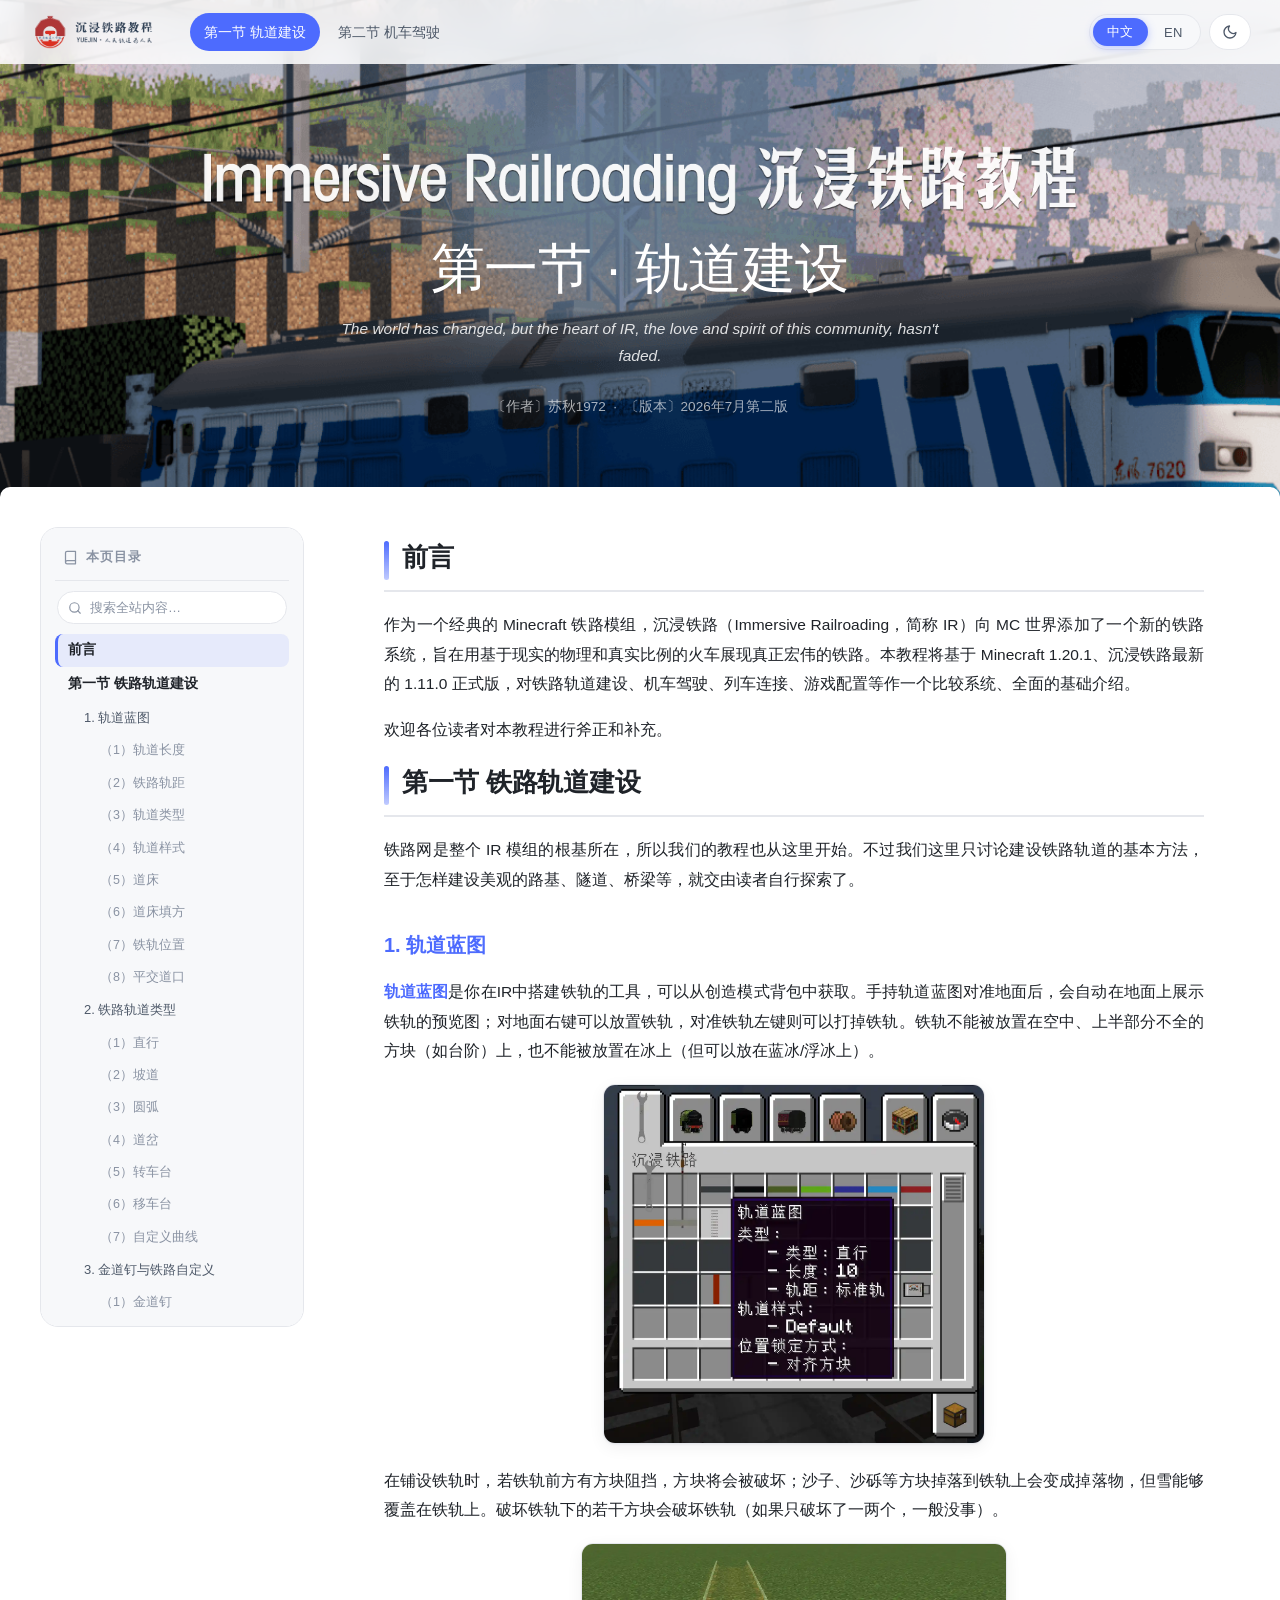
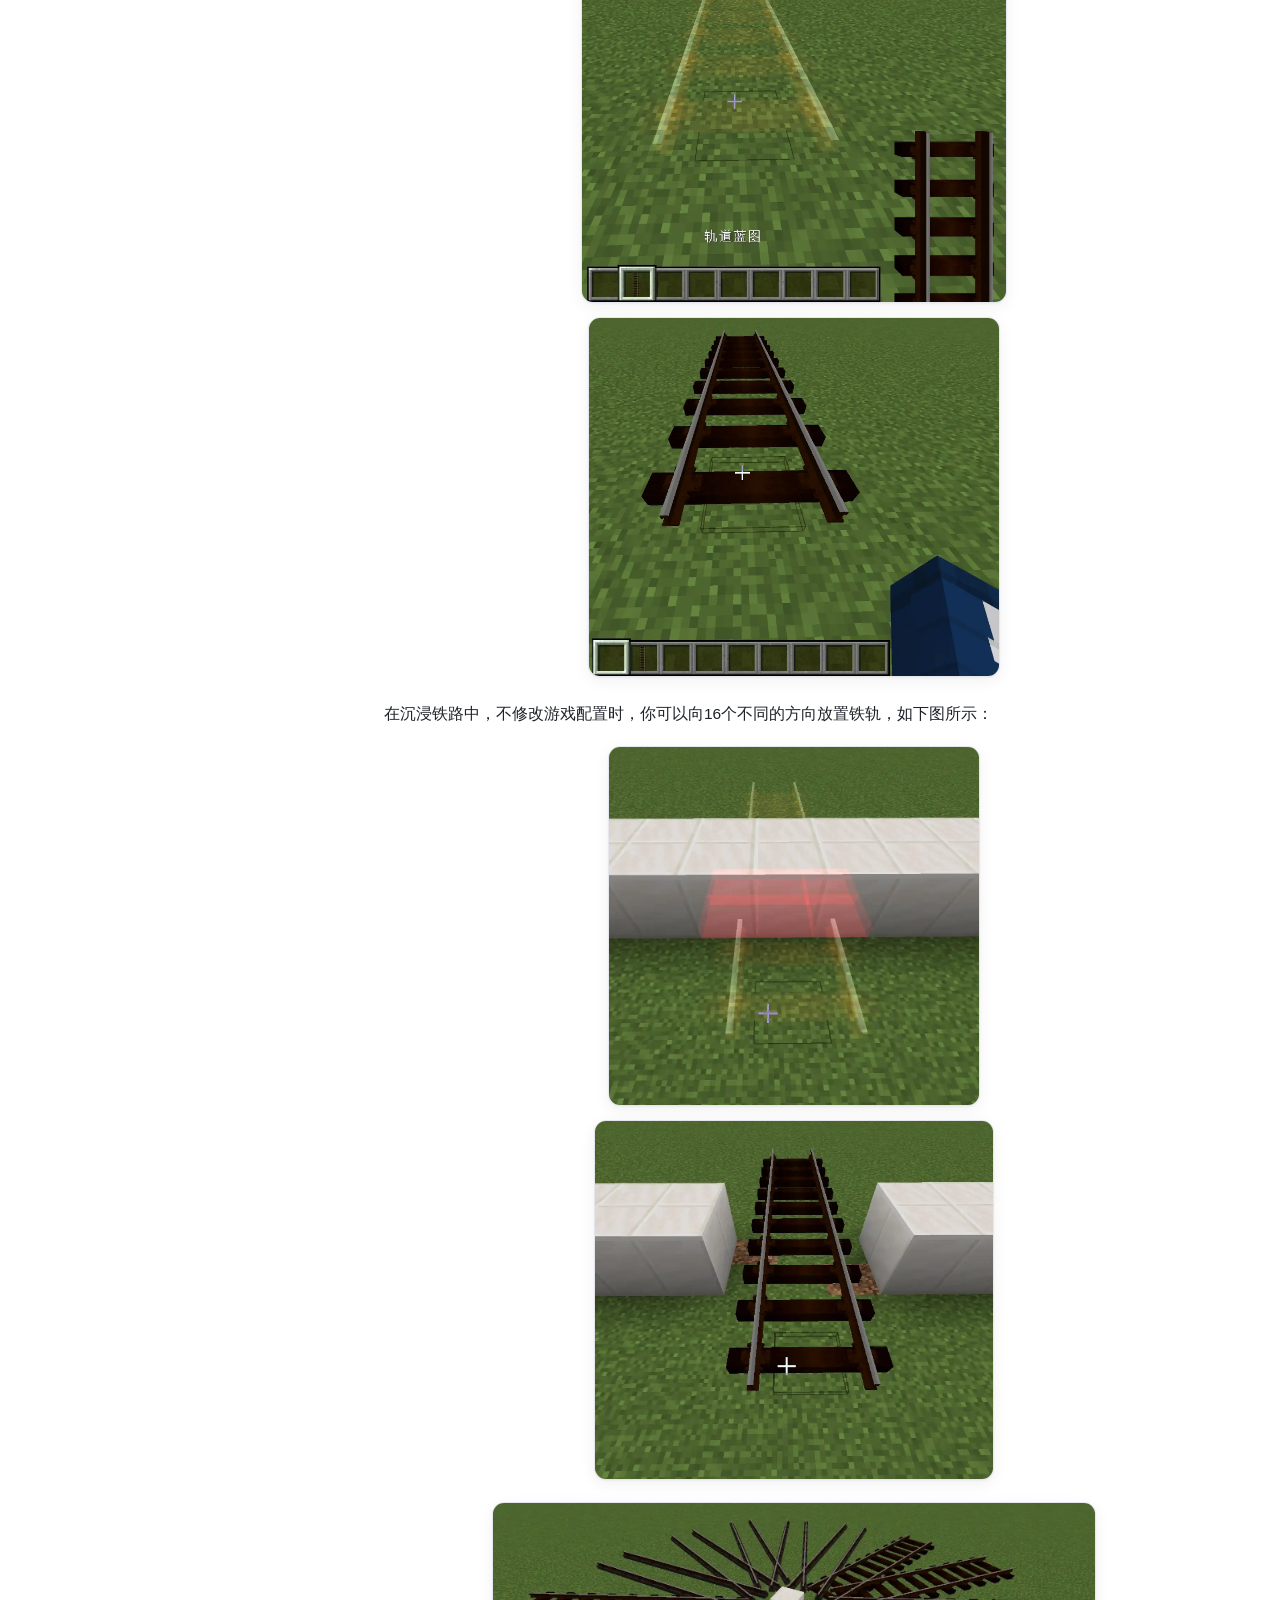
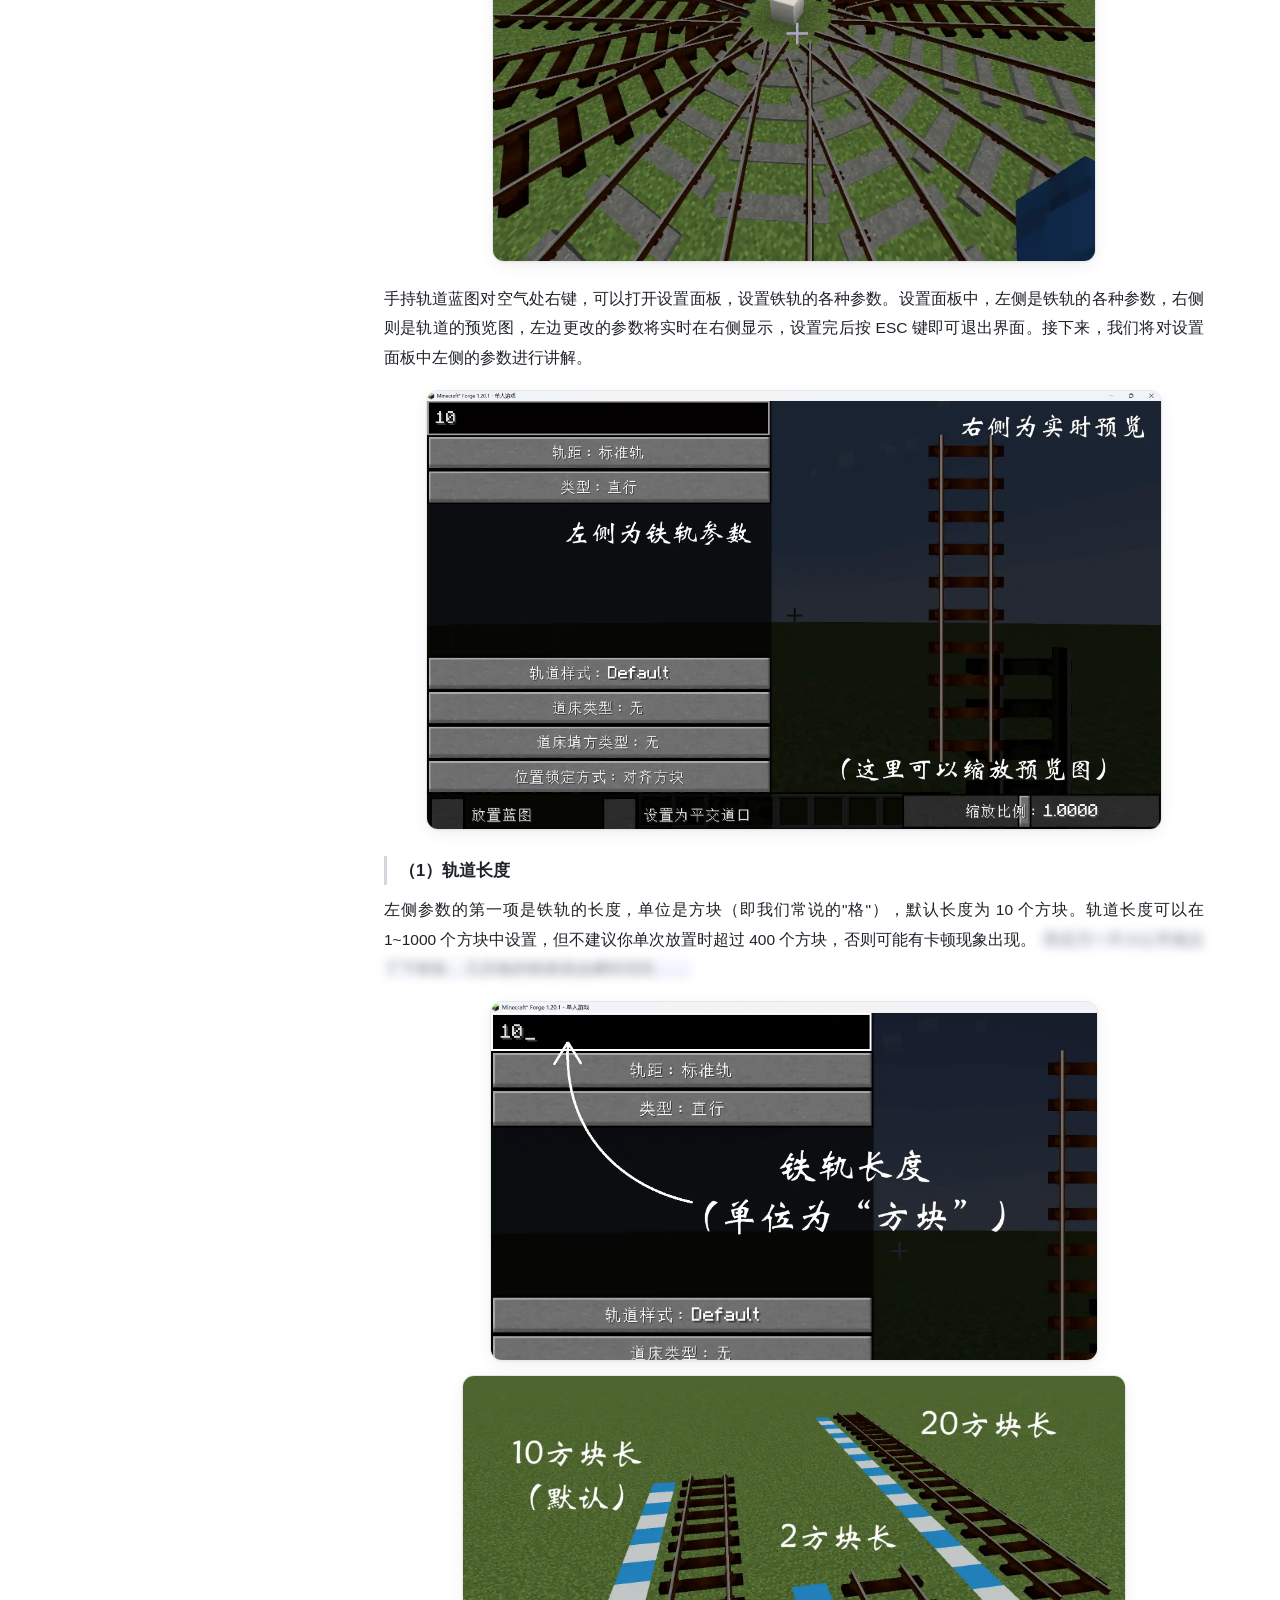
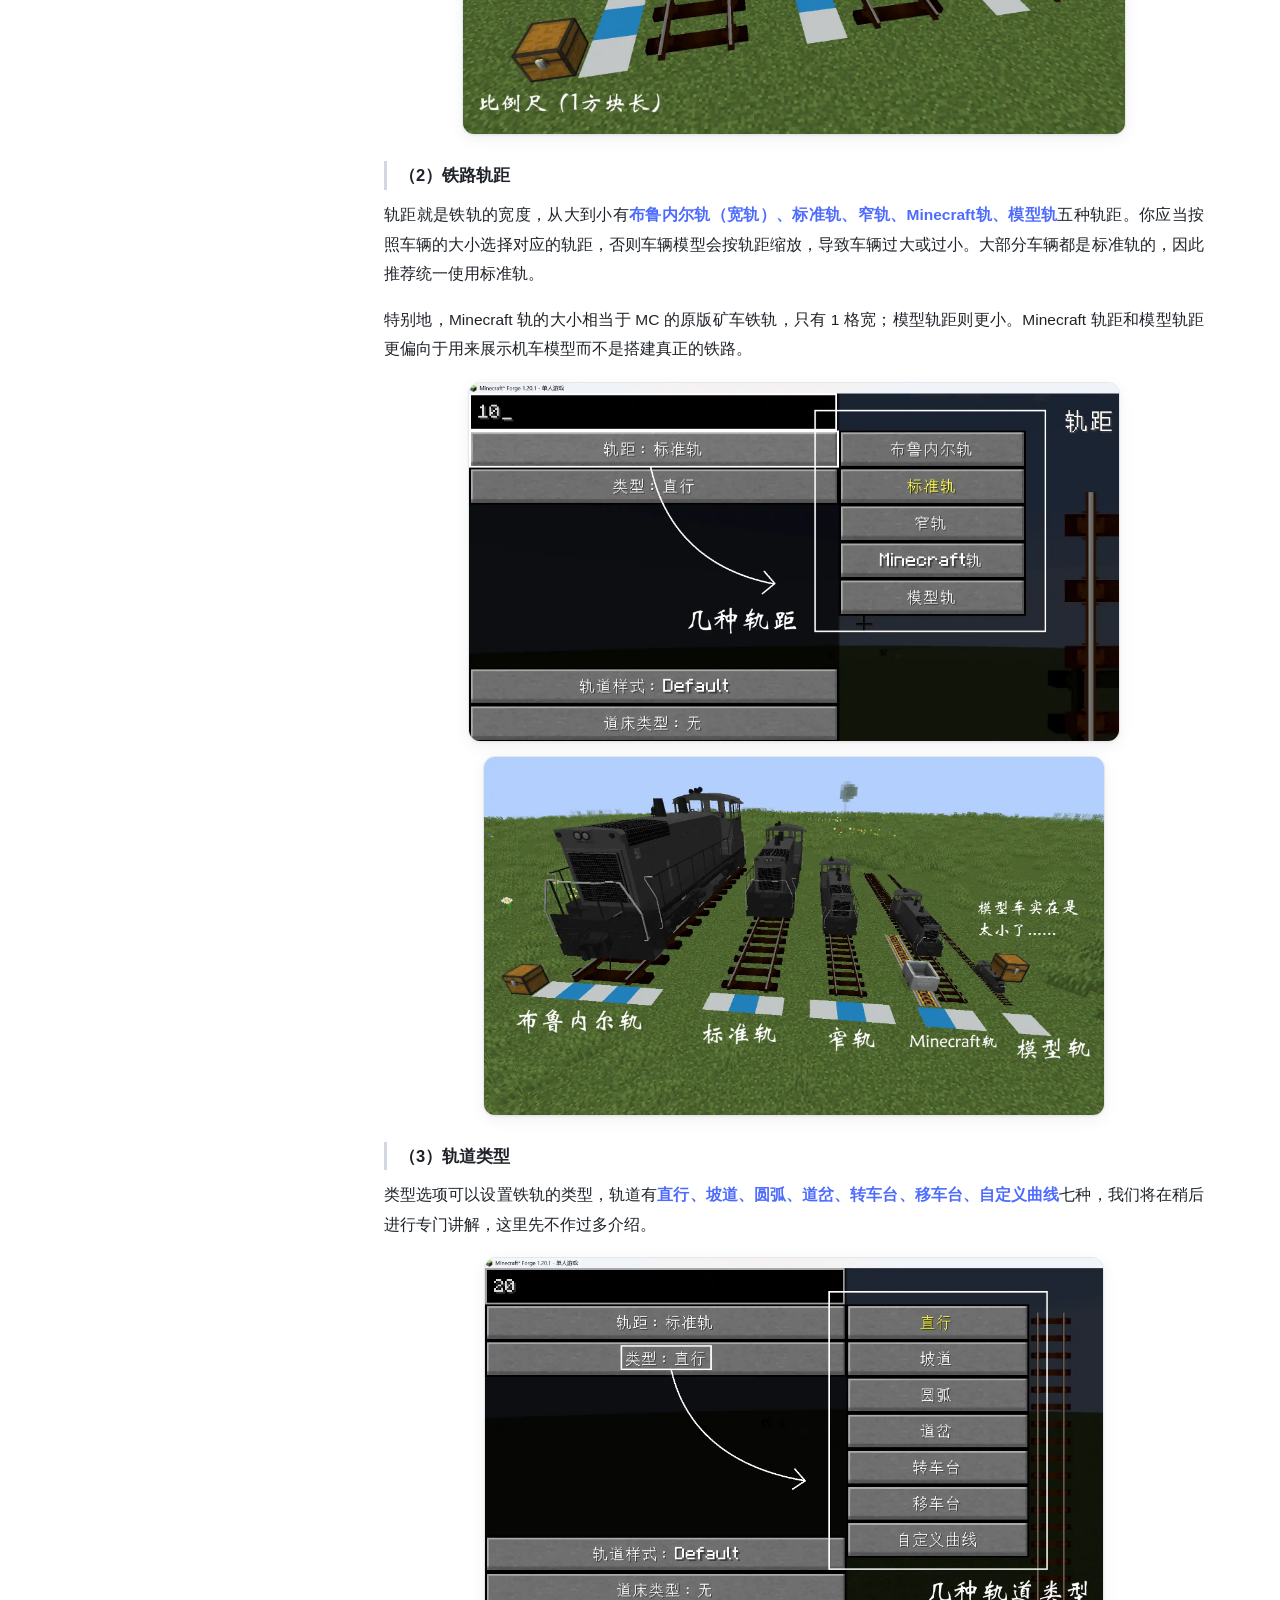
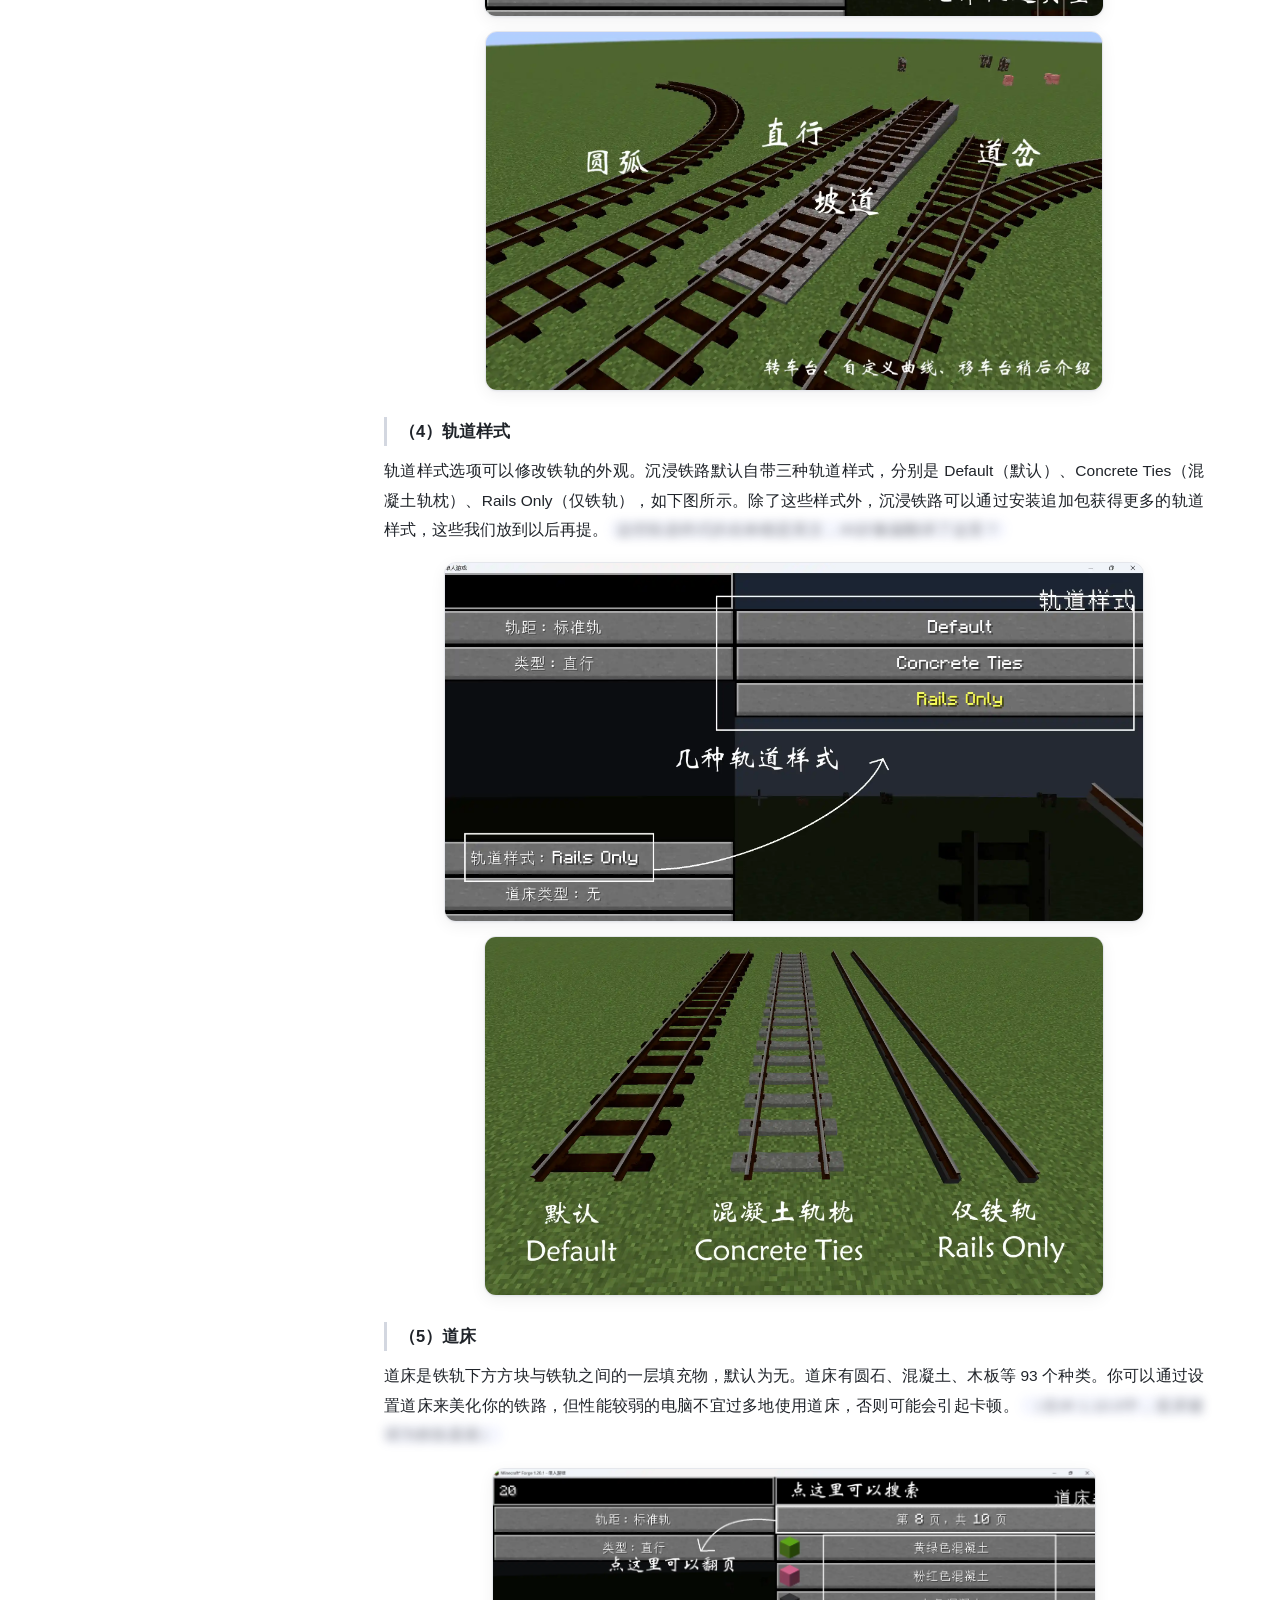
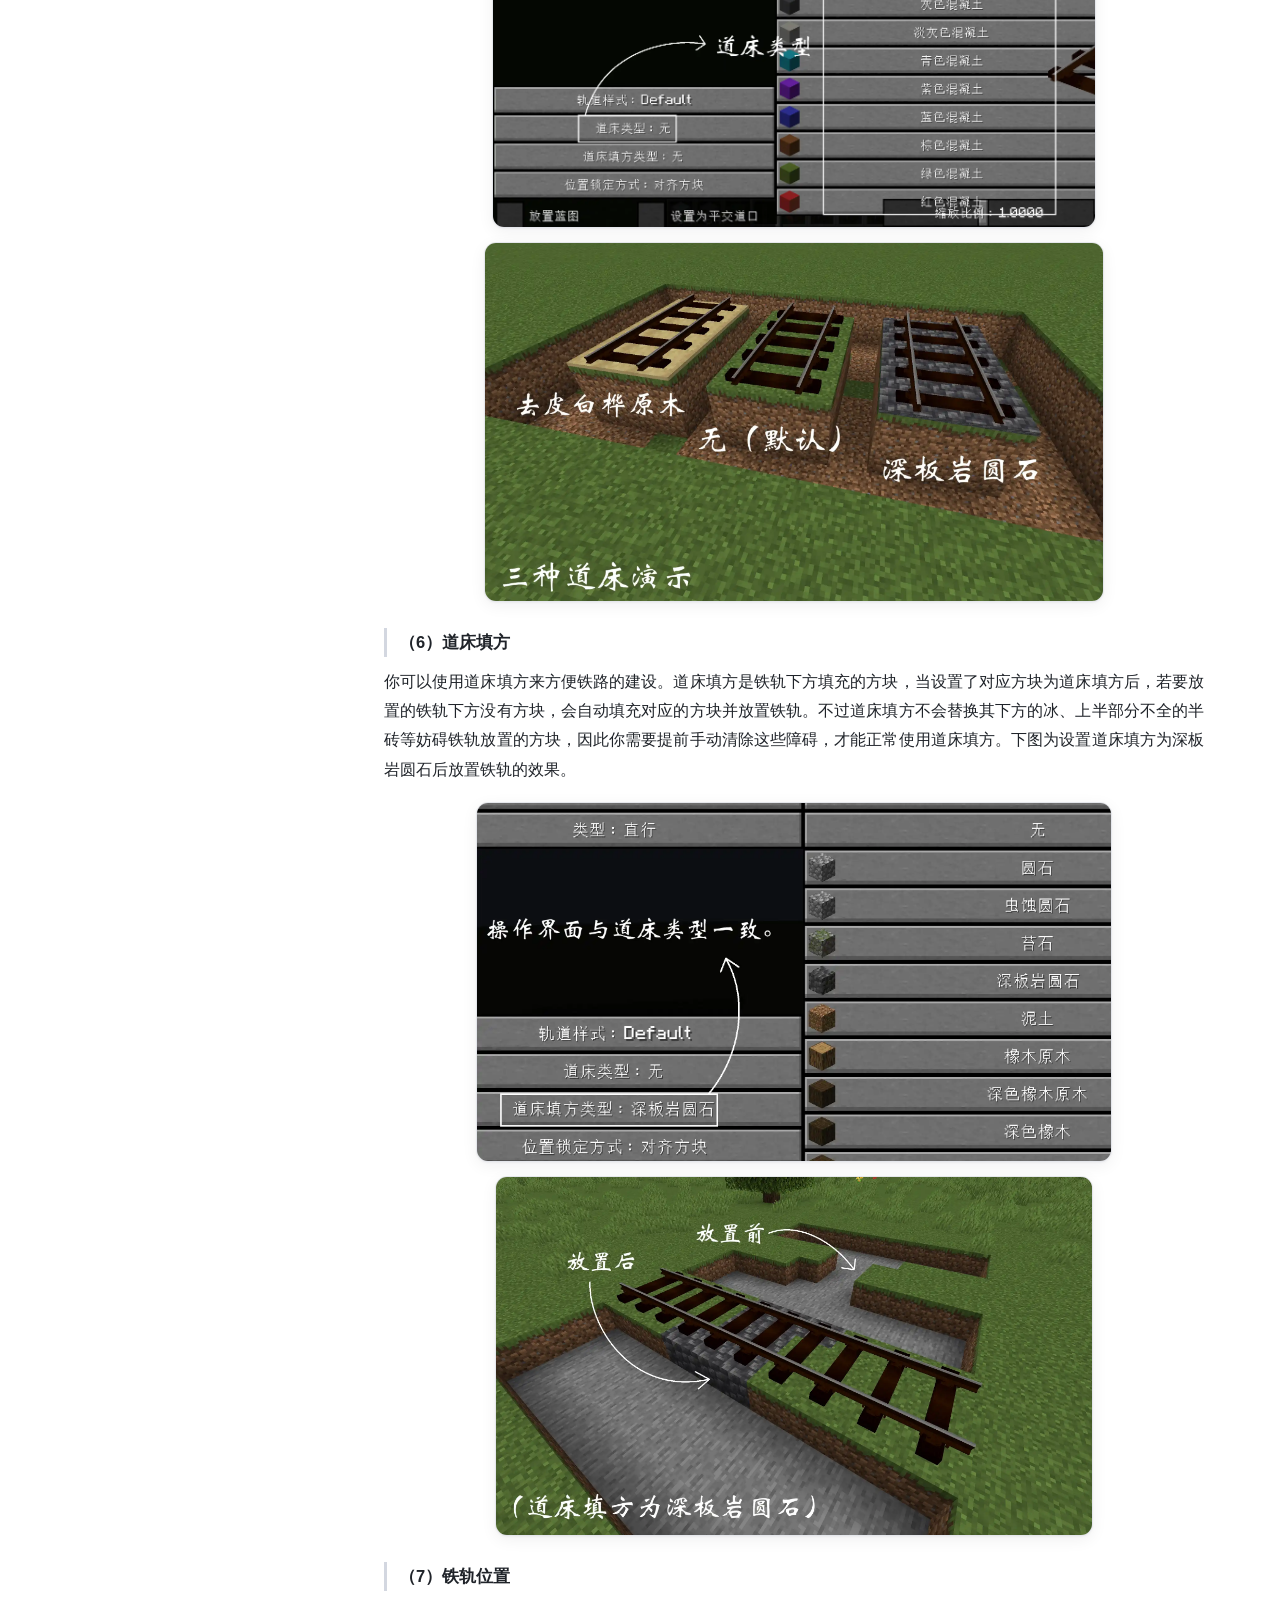
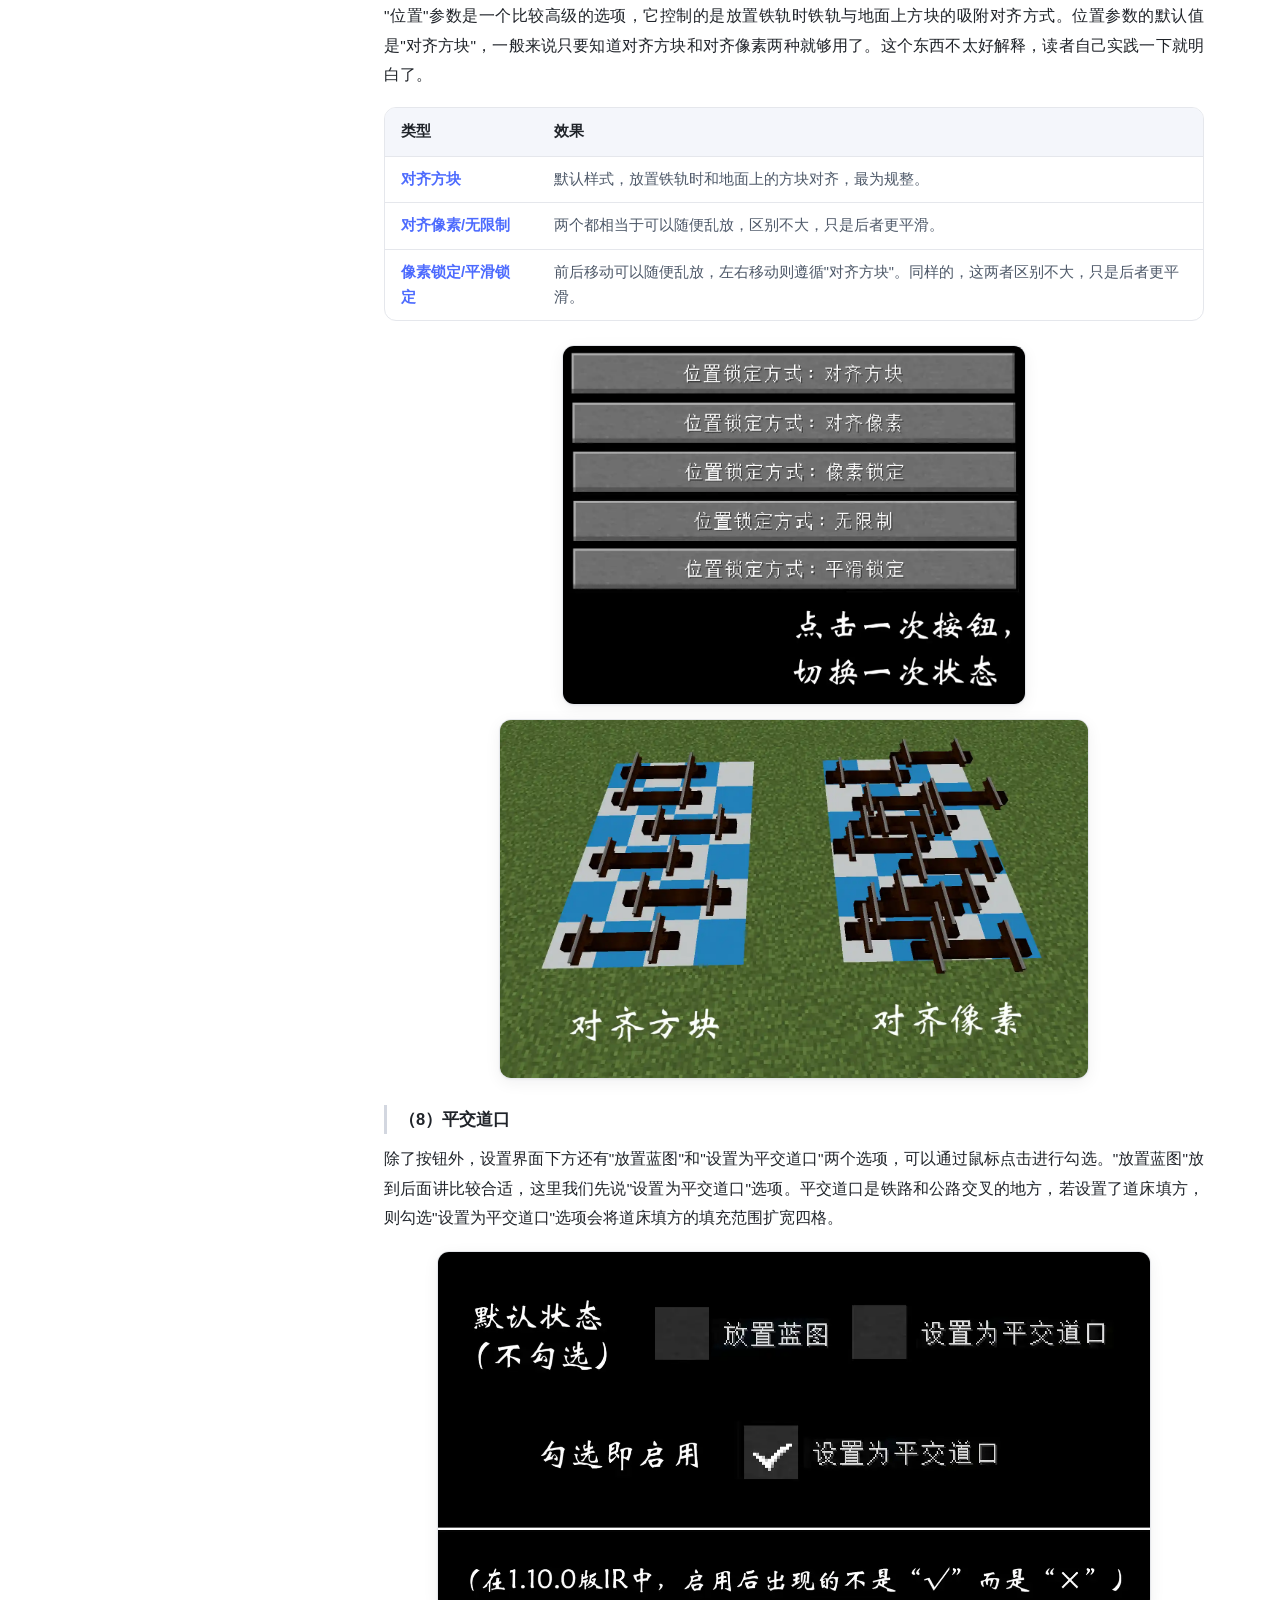
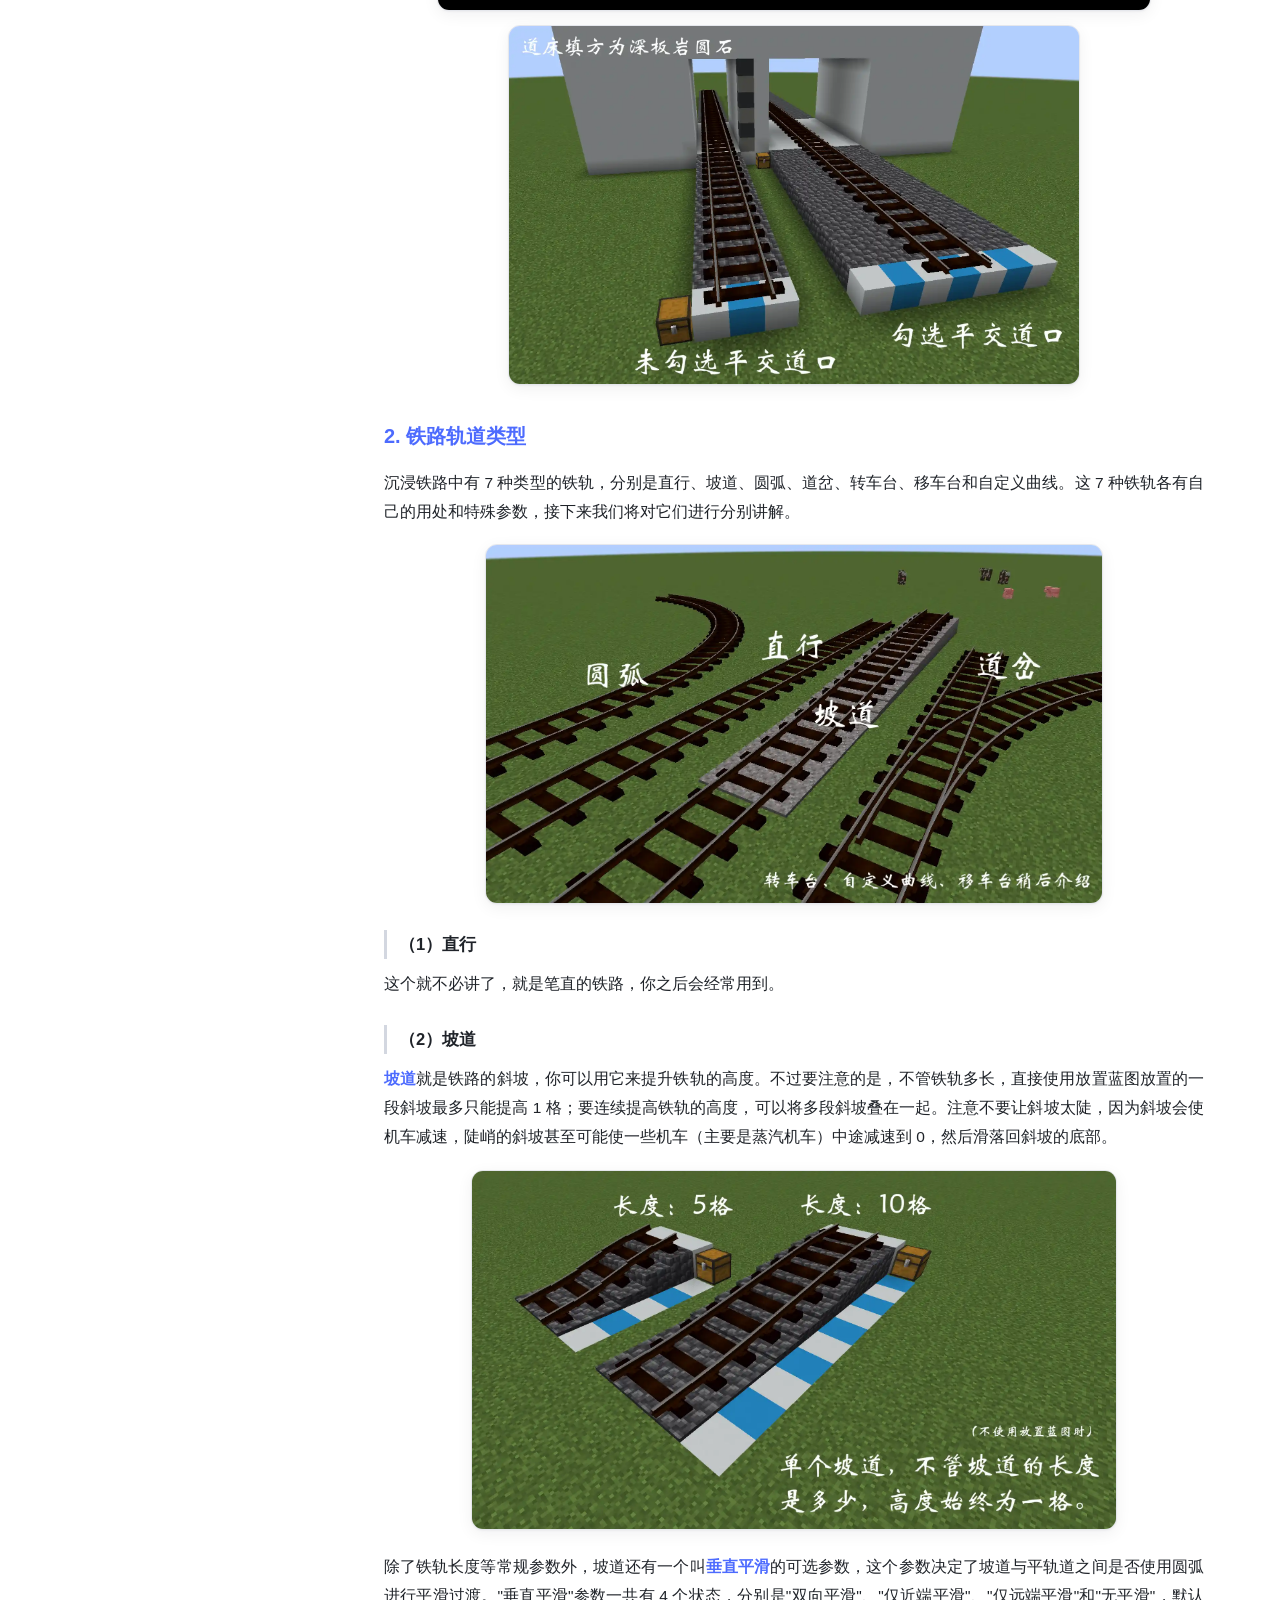
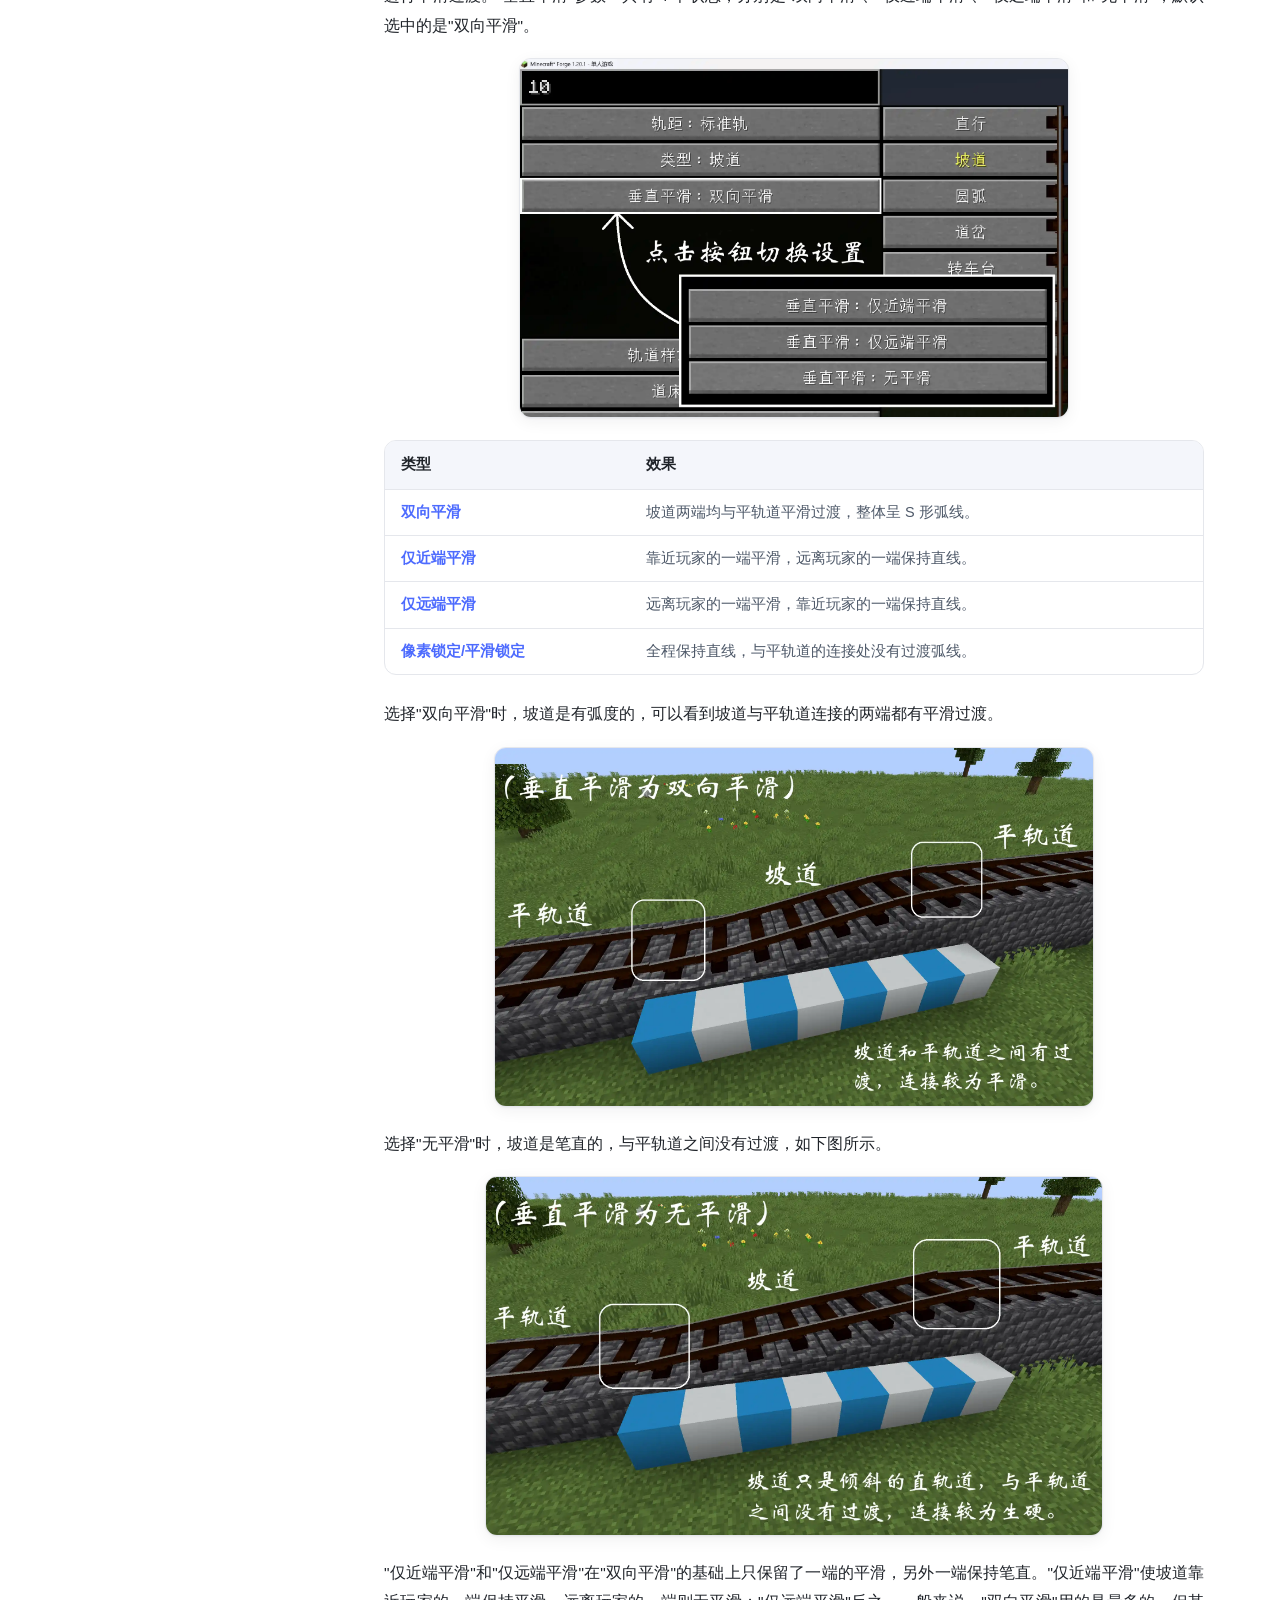
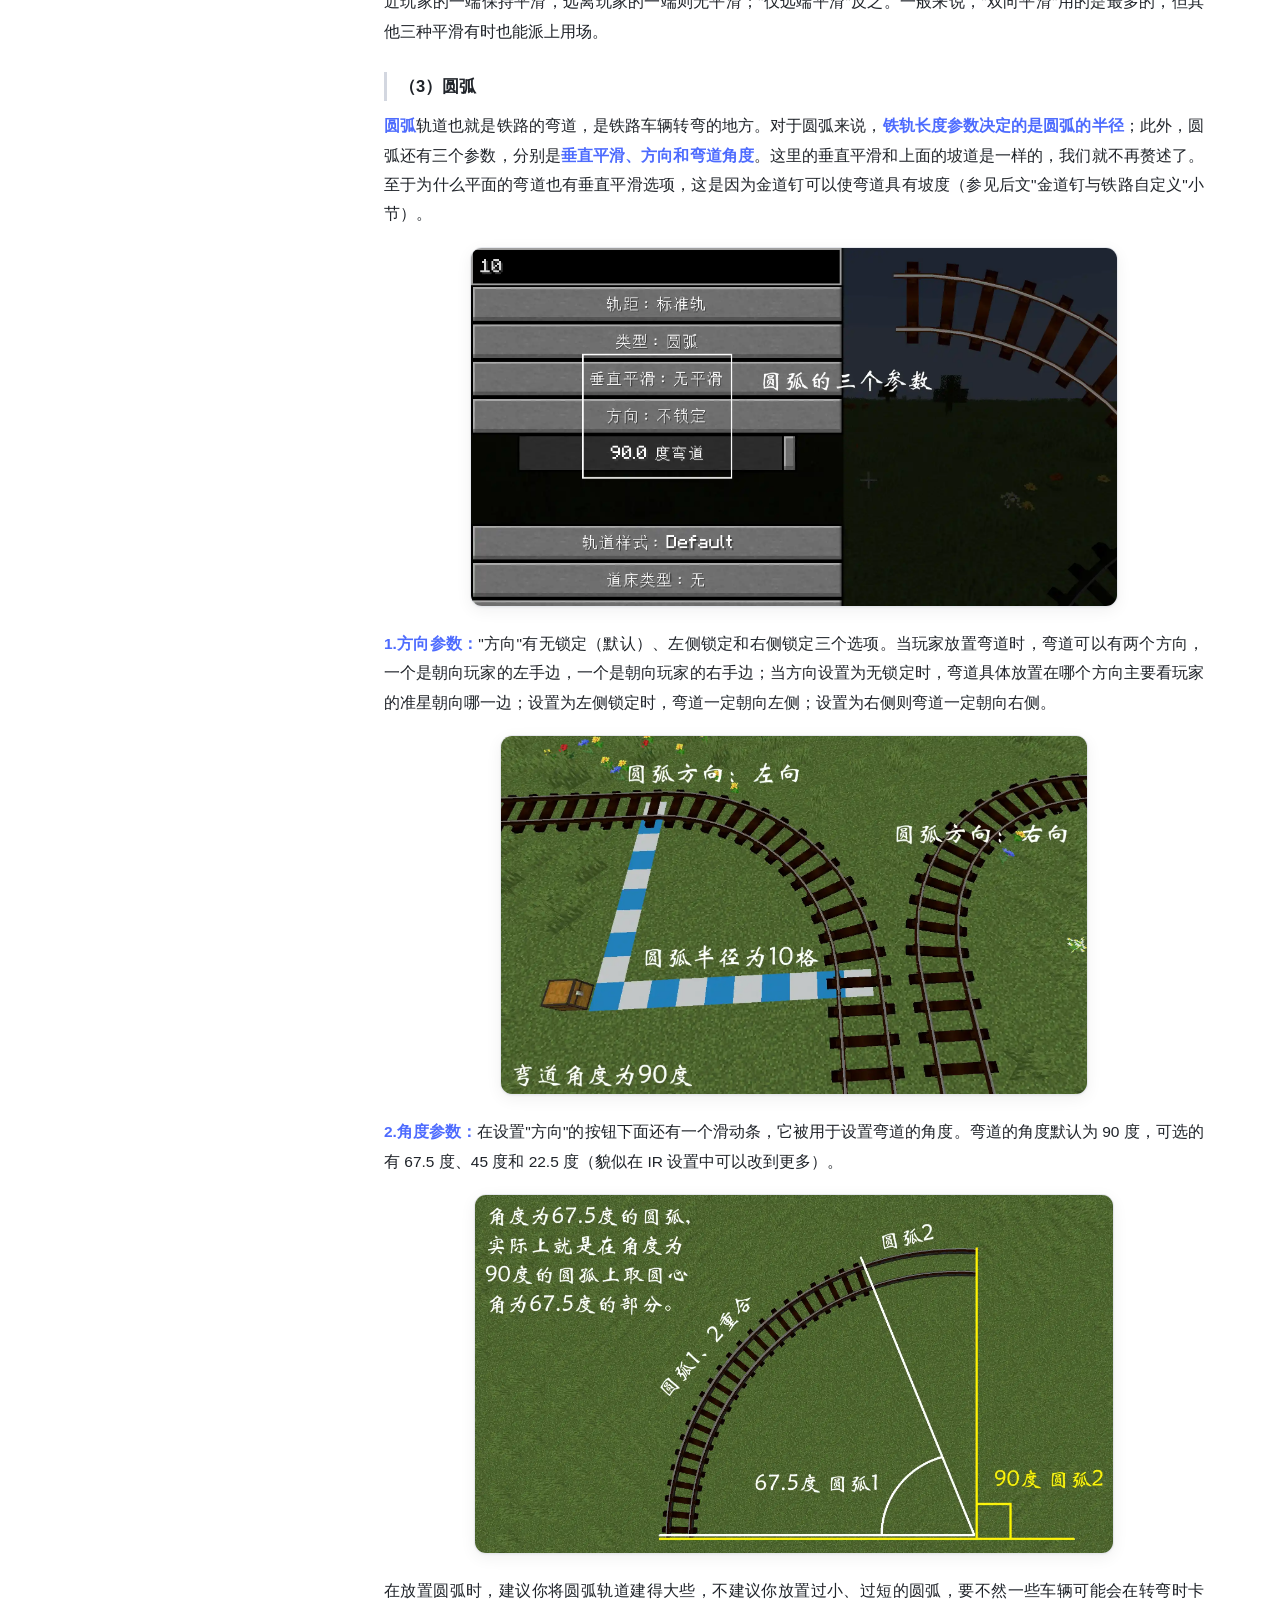
<file: index.html>
<!DOCTYPE html>
<html lang="zh-CN" data-lang="zh">

<head>
    <meta charset="UTF-8">
    <meta name="viewport" content="width=device-width, initial-scale=1.0">
    <title data-i18n="meta.title.ch1">MC沉浸铁路(IR)模组教程 | 第一节 轨道建设</title>
    <meta name="keywords" content="Minecraft,沉浸铁路,Immersive Railroading,IR模组,IR教程,轨道建设,轨道蓝图,金道钉,轨道样式更换器,MC铁路模组,1.20.1,1.11.0,火车模组,铁路建设,MC教程,苏秋1972,IR,跃进,跃进铁道工作组">
    <meta name="description" content="这是一篇Minecraft 1.20.1沉浸铁路(Immersive Railroading)模组1.11.0新版本的中文教程，旨在对铁路轨道建设、机车驾驶、列车连接、游戏配置等游戏内容作一个比较系统、全面的基础介绍，帮助MC玩家“用基于现实的物理和真实比例的火车展现真正宏伟的铁路”。你想要问的IR问题，也许这里都有解答。">
    <link rel="icon" href="assets/icon.webp">
    <link rel="stylesheet" href="./assets/main.css">

    <!-- 首屏防闪烁：CSS 应用前先按本地偏好设置主题与语言 -->
    <script>
        (function () {
            try {
                // 读取本地保存的主题，否则跟随系统深色模式
                var t = localStorage.getItem('ir-theme');
                if (t !== 'light' && t !== 'dark') {
                    t = window.matchMedia('(prefers-color-scheme: dark)').matches ? 'dark' : 'light';
                }
                document.documentElement.setAttribute('data-theme', t);
                // 读取本地保存的语言（默认中文）
                if (localStorage.getItem('ir-lang') === 'en') {
                    document.documentElement.setAttribute('data-lang', 'en');
                }
            } catch (e) { /* localStorage 不可用时静默忽略 */ }
        })();
    </script>
</head>

<body>

    <!-- 阅读进度条（滚动时填充） -->
    <div class="progress-bar" id="progressBar"></div>

    <!-- ==================== 顶栏 ==================== -->
    <header class="site-header" id="siteHeader">
        <!-- 品牌区：黑/白两版 Logo 按主题切换 -->
        <a class="header-brand" href="index.html">
            <img src="./assets/nav-logo.png" alt="IR Logo" class="img-light">
            <img src="./assets/nav-logo-w.png" alt="IR Logo" class="img-dark">
        </a>

        <!-- 章节导航（桌面端） -->
        <nav class="header-nav">
            <a href="index.html" class="active" data-i18n="ui.nav.ch1">第一节 轨道建设</a>
            <a href="page2.html" data-i18n="ui.nav.ch2">第二节 机车驾驶</a>
        </nav>

        <!-- 右侧操作区：语言切换 / 主题切换 / 移动端目录按钮 -->
        <div class="header-actions">
            <!-- 语言切换：DeepSeek 风格分段式切换器（中文 | EN），激活项高亮 -->
            <div class="locale-toggle" role="group" aria-label="语言切换 / Language">
                <button type="button" class="locale-toggle-item is-active" data-lang="zh">中文</button>
                <button type="button" class="locale-toggle-item" data-lang="en">EN</button>
            </div>

            <!-- 主题切换按钮：太阳/月亮图标由 CSS 按主题自动显隐 -->
            <button id="themeToggle" class="icon-btn theme-toggle" type="button" title="切换深浅色主题">
                <svg class="icon-sun" viewBox="0 0 24 24" fill="none" stroke="currentColor" stroke-width="2" stroke-linecap="round" stroke-linejoin="round" aria-hidden="true">
                    <circle cx="12" cy="12" r="4"></circle>
                    <path d="M12 2v2M12 20v2M4.93 4.93l1.41 1.41M17.66 17.66l1.41 1.41M2 12h2M20 12h2M6.34 17.66l-1.41 1.41M19.07 4.93l-1.41 1.41"></path>
                </svg>
                <svg class="icon-moon" viewBox="0 0 24 24" fill="none" stroke="currentColor" stroke-width="2" stroke-linecap="round" stroke-linejoin="round" aria-hidden="true">
                    <path d="M21 12.79A9 9 0 1 1 11.21 3 7 7 0 0 0 21 12.79z"></path>
                </svg>
            </button>

            <!-- 移动端：打开目录抽屉 -->
            <button id="tocToggle" class="icon-btn" type="button" title="目录">
                <svg viewBox="0 0 24 24" fill="none" stroke="currentColor" stroke-width="2" stroke-linecap="round" stroke-linejoin="round" aria-hidden="true">
                    <line x1="8" y1="6" x2="21" y2="6"></line>
                    <line x1="8" y1="12" x2="21" y2="12"></line>
                    <line x1="8" y1="18" x2="21" y2="18"></line>
                    <line x1="3" y1="6" x2="3.01" y2="6"></line>
                    <line x1="3" y1="12" x2="3.01" y2="12"></line>
                    <line x1="3" y1="18" x2="3.01" y2="18"></line>
                </svg>
                <span data-i18n="ui.toc.open">目录</span>
            </button>
        </div>
    </header>

    <!-- ==================== 英雄区 ==================== -->
    <section class="hero">
        <div class="hero-inner">
            <!-- 模组横幅图（hero 固定浅色表现，始终使用白色版 ir.png） -->
            <div class="hero-banner">
                <img src="assets/ir.png" alt="Immersive Railroading">
            </div>

            <!-- 章节大标题 -->
            <h1 data-i18n="ch1.title">第一节 · 轨道建设</h1>

            <!-- 引言（保留原横幅英文句） -->
            <p class="hero-quote" data-i18n="ui.hero.quote">The world has changed, but the heart of IR, the love and spirit of this community, hasn't faded.</p>

            <!-- 作者 / 版本信息 -->
            <p class="hero-meta">
                <span data-i18n="ui.hero.meta">〔作者〕苏秋1972&nbsp;&nbsp;·&nbsp;&nbsp;〔版本〕2026年7月第二版</span>
            </p>
        </div>
    </section>

    <!-- ==================== 主体：侧边目录 + 正文 ==================== -->
    <div class="page-layout">

        <!-- 侧边目录（桌面固定 / 移动端抽屉） -->
        <aside class="toc-sidebar" id="tocSidebar">
            <div class="toc-title">
                <svg viewBox="0 0 24 24" fill="none" stroke="currentColor" stroke-width="2" stroke-linecap="round" stroke-linejoin="round" aria-hidden="true">
                    <path d="M4 19.5A2.5 2.5 0 0 1 6.5 17H20"></path>
                    <path d="M6.5 2H20v20H6.5A2.5 2.5 0 0 1 4 19.5v-15A2.5 2.5 0 0 1 6.5 2z"></path>
                </svg>
                <span data-i18n="ui.toc.title">本页目录</span>
            </div>

            <!-- 全站内容搜索：输入关键词实时匹配标题与正文（中/英文均可） -->
            <div class="search-box">
                <svg class="search-icon" viewBox="0 0 24 24" fill="none" stroke="currentColor" stroke-width="2" stroke-linecap="round" stroke-linejoin="round" aria-hidden="true">
                    <circle cx="11" cy="11" r="8"></circle>
                    <line x1="21" y1="21" x2="16.65" y2="16.65"></line>
                </svg>
                <input type="search" id="searchInput" placeholder="搜索全站内容…" autocomplete="off" aria-label="全站搜索">
            </div>
            <!-- 搜索结果列表（有输入时显示，并临时隐藏目录） -->
            <div class="search-results" id="searchResults"></div>

            <!-- 移动端抽屉顶部的章节切换 -->
            <nav class="toc-mobile-nav">
                <a href="index.html" class="active" data-i18n="ui.nav.ch1">第一节 轨道建设</a>
                <a href="page2.html" data-i18n="ui.nav.ch2">第二节 机车驾驶</a>
            </nav>

            <!-- 目录列表（由 assets/main.js 根据正文标题动态生成） -->
            <nav class="toc-list" id="tocList"></nav>
        </aside>

        <!-- 移动端抽屉遮罩 -->
        <div class="toc-mask" id="tocMask"></div>

        <!-- ==================== 正文（完整保留原教程内容） ==================== -->
        <article class="article" id="article">

            <!-- ===== 前言 ===== -->
            <h2 id="preface" data-i18n="ch1.preface.title">前言</h2>
            <p data-i18n="ch1.preface.p1">作为一个经典的 Minecraft 铁路模组，沉浸铁路（Immersive Railroading，简称 IR）向 MC 世界添加了一个新的铁路系统，旨在用基于现实的物理和真实比例的火车展现真正宏伟的铁路。本教程将基于 Minecraft 1.20.1、沉浸铁路最新的 1.11.0 正式版，对铁路轨道建设、机车驾驶、列车连接、游戏配置等作一个比较系统、全面的基础介绍。</p>
            <p data-i18n="ch1.preface.p2">欢迎各位读者对本教程进行斧正和补充。</p>

            <!-- ===== 第一节 铁路轨道建设 ===== -->
            <h2 id="sec1" data-i18n="ch1.s1.title">第一节 铁路轨道建设</h2>
            <p data-i18n="ch1.s1.p1">铁路网是整个 IR 模组的根基所在，所以我们的教程也从这里开始。不过我们这里只讨论建设铁路轨道的基本方法，至于怎样建设美观的路基、隧道、桥梁等，就交由读者自行探索了。</p>

            <!-- ===== 1. 轨道蓝图 ===== -->
            <h3 id="sec1-1" data-i18n="ch1.s1.b1.title">1. 轨道蓝图</h3>
            <p><strong data-i18n="ch1.s1.b1.p1a">轨道蓝图</strong><span data-i18n="ch1.s1.b1.p1b">是你在IR中搭建铁轨的工具，可以从创造模式背包中获取。手持轨道蓝图对准地面后，会自动在地面上展示铁轨的预览图；对地面右键可以放置铁轨，对准铁轨左键则可以打掉铁轨。铁轨不能被放置在空中、上半部分不全的方块（如台阶）上，也不能被放置在冰上（但可以放在蓝冰/浮冰上）。</span></p>
            <div class="imgblock">
                <img src="assets/img1/1.webp" alt="轨道蓝图" loading="lazy">
            </div>
            <p data-i18n="ch1.s1.b1.p2">在铺设铁轨时，若铁轨前方有方块阻挡，方块将会被破坏；沙子、沙砾等方块掉落到铁轨上会变成掉落物，但雪能够覆盖在铁轨上。破坏铁轨下的若干方块会破坏铁轨（如果只破坏了一两个，一般没事）。</p>
            <div class="imgblock">
                <img src="assets/img1/2.webp" alt="" loading="lazy">
                <img src="assets/img1/3.webp" alt="" loading="lazy">
            </div>
            <p data-i18n="ch1.s1.b1.p3">在沉浸铁路中，不修改游戏配置时，你可以向16个不同的方向放置铁轨，如下图所示：</p>
            <div class="imgblock">
                <img src="assets/img1/4.webp" alt="" loading="lazy">
                <img src="assets/img1/5.webp" alt="" loading="lazy">
            </div>
            <div class="imgblock">
                <img src="assets/img1/6.webp" alt="" loading="lazy">
            </div>
            <p data-i18n="ch1.s1.b1.p4">手持轨道蓝图对空气处右键，可以打开设置面板，设置铁轨的各种参数。设置面板中，左侧是铁轨的各种参数，右侧则是轨道的预览图，左边更改的参数将实时在右侧显示，设置完后按 ESC 键即可退出界面。接下来，我们将对设置面板中左侧的参数进行讲解。</p>
            <div class="imgblock">
                <img src="assets/img1/7.webp" alt="" style="height:440px" loading="lazy">
            </div>

            <!-- ---- （1）轨道长度 ---- -->
            <h4 id="sec1-1-1" data-i18n="ch1.s1.b1.h4.1">（1）轨道长度</h4>
            <p><span data-i18n="ch1.s1.b1.h4.1p1a">左侧参数的第一项是铁轨的长度，单位是方块（即我们常说的"格"），默认长度为 10 个方块。轨道长度可以在 1~1000 个方块中设置，但不建议你单次放置时超过 400 个方块，否则可能有卡顿现象出现。</span><span class="tucao" data-i18n="ch1.s1.b1.h4.1p1t">而且万一不小心手残点了下铁轨，几百格的铁路就会瞬间消失……</span></p>
            <div class="imgblock">
                <img src="assets/img1/8.webp" alt="" loading="lazy">
                <img src="assets/img1/9.webp" alt="" loading="lazy">
            </div>

            <!-- ---- （2）铁路轨距 ---- -->
            <h4 id="sec1-1-2" data-i18n="ch1.s1.b1.h4.2">（2）铁路轨距</h4>
            <p><span data-i18n="ch1.s1.b1.h4.2p1a">轨距就是铁轨的宽度，从大到小有</span><strong data-i18n="ch1.s1.b1.h4.2p1b">布鲁内尔轨（宽轨）、标准轨、窄轨、Minecraft轨、模型轨</strong><span data-i18n="ch1.s1.b1.h4.2p1c">五种轨距。你应当按照车辆的大小选择对应的轨距，否则车辆模型会按轨距缩放，导致车辆过大或过小。大部分车辆都是标准轨的，因此推荐统一使用标准轨。</span></p>
            <p data-i18n="ch1.s1.b1.h4.2p2">特别地，Minecraft 轨的大小相当于 MC 的原版矿车铁轨，只有 1 格宽；模型轨距则更小。Minecraft 轨距和模型轨距更偏向于用来展示机车模型而不是搭建真正的铁路。</p>
            <div class="imgblock">
                <img src="assets/img1/10.webp" alt="" loading="lazy">
                <img src="assets/img1/11.webp" alt="" loading="lazy">
            </div>

            <!-- ---- （3）轨道类型 ---- -->
            <h4 id="sec1-1-3" data-i18n="ch1.s1.b1.h4.3">（3）轨道类型</h4>
            <p><span data-i18n="ch1.s1.b1.h4.3p1a">类型选项可以设置铁轨的类型，轨道有</span><strong data-i18n="ch1.s1.b1.h4.3p1b">直行、坡道、圆弧、道岔、转车台、移车台、自定义曲线</strong><span data-i18n="ch1.s1.b1.h4.3p1c">七种，我们将在稍后进行专门讲解，这里先不作过多介绍。</span></p>
            <div class="imgblock">
                <img src="assets/img1/12.webp" alt="" loading="lazy">
                <img src="assets/img1/13.webp" alt="" loading="lazy">
            </div>

            <!-- ---- （4）轨道样式 ---- -->
            <h4 id="sec1-1-4" data-i18n="ch1.s1.b1.h4.4">（4）轨道样式</h4>
            <p><span data-i18n="ch1.s1.b1.h4.4p1a">轨道样式选项可以修改铁轨的外观。沉浸铁路默认自带三种轨道样式，分别是 Default（默认）、Concrete Ties（混凝土轨枕）、Rails Only（仅铁轨），如下图所示。除了这些样式外，沉浸铁路可以通过安装追加包获得更多的轨道样式，这些我们放到以后再提。</span><span class="tucao" data-i18n="ch1.s1.b1.h4.4p1t">这些轨道样式的名称都是英文，IR好像漏翻译了这里？</span></p>
            <div class="imgblock">
                <img src="assets/img1/14.webp" alt="" loading="lazy">
                <img src="assets/img1/15.webp" alt="" loading="lazy">
            </div>

            <!-- ---- （5）道床 ---- -->
            <h4 id="sec1-1-5" data-i18n="ch1.s1.b1.h4.5">（5）道床</h4>
            <p><span data-i18n="ch1.s1.b1.h4.5p1a">道床是铁轨下方方块与铁轨之间的一层填充物，默认为无。道床有圆石、混凝土、木板等 93 个种类。你可以通过设置道床来美化你的铁路，但性能较弱的电脑不宜过多地使用道床，否则可能会引起卡顿。</span><span class="tucao" data-i18n="ch1.s1.b1.h4.5p1t">（在IR 1.10.0中，道床被译为铁轨基座）</span></p>
            <div class="imgblock">
                <img src="assets/img1/16.webp" alt="" loading="lazy">
                <img src="assets/img1/17.webp" alt="" loading="lazy">
            </div>

            <!-- ---- （6）道床填方 ---- -->
            <h4 id="sec1-1-6" data-i18n="ch1.s1.b1.h4.6">（6）道床填方</h4>
            <p data-i18n="ch1.s1.b1.h4.6p1">你可以使用道床填方来方便铁路的建设。道床填方是铁轨下方填充的方块，当设置了对应方块为道床填方后，若要放置的铁轨下方没有方块，会自动填充对应的方块并放置铁轨。不过道床填方不会替换其下方的冰、上半部分不全的半砖等妨碍铁轨放置的方块，因此你需要提前手动清除这些障碍，才能正常使用道床填方。下图为设置道床填方为深板岩圆石后放置铁轨的效果。</p>
            <div class="imgblock">
                <img src="assets/img1/18.webp" alt="" loading="lazy">
                <img src="assets/img1/19.webp" alt="" loading="lazy">
            </div>

            <!-- ---- （7）铁轨位置 ---- -->
            <h4 id="sec1-1-7" data-i18n="ch1.s1.b1.h4.7">（7）铁轨位置</h4>
            <p data-i18n="ch1.s1.b1.h4.7p1">"位置"参数是一个比较高级的选项，它控制的是放置铁轨时铁轨与地面上方块的吸附对齐方式。位置参数的默认值是"对齐方块"，一般来说只要知道对齐方块和对齐像素两种就够用了。这个东西不太好解释，读者自己实践一下就明白了。</p>
            <div class="table-wrap">
                <table>
                    <thead>
                        <tr>
                            <th data-i18n="ch1.t1.th1">类型</th>
                            <th data-i18n="ch1.t1.th2">效果</th>
                        </tr>
                    </thead>
                    <tbody>
                        <tr>
                            <td><strong data-i18n="ch1.t1.r1c1">对齐方块</strong></td>
                            <td data-i18n="ch1.t1.r1c2">默认样式，放置铁轨时和地面上的方块对齐，最为规整。</td>
                        </tr>
                        <tr>
                            <td><strong data-i18n="ch1.t1.r2c1">对齐像素/无限制</strong></td>
                            <td data-i18n="ch1.t1.r2c2">两个都相当于可以随便乱放，区别不大，只是后者更平滑。</td>
                        </tr>
                        <tr>
                            <td><strong data-i18n="ch1.t1.r3c1">像素锁定/平滑锁定</strong></td>
                            <td data-i18n="ch1.t1.r3c2">前后移动可以随便乱放，左右移动则遵循"对齐方块"。同样的，这两者区别不大，只是后者更平滑。</td>
                        </tr>
                    </tbody>
                </table>
            </div>
            <div class="imgblock">
                <img src="assets/img1/20.webp" alt="" loading="lazy">
                <img src="assets/img1/21.webp" alt="" loading="lazy">
            </div>

            <!-- ---- （8）平交道口 ---- -->
            <h4 id="sec1-1-8" data-i18n="ch1.s1.b1.h4.8">（8）平交道口</h4>
            <p data-i18n="ch1.s1.b1.h4.8p1">除了按钮外，设置界面下方还有"放置蓝图"和"设置为平交道口"两个选项，可以通过鼠标点击进行勾选。"放置蓝图"放到后面讲比较合适，这里我们先说"设置为平交道口"选项。平交道口是铁路和公路交叉的地方，若设置了道床填方，则勾选"设置为平交道口"选项会将道床填方的填充范围扩宽四格。</p>
            <div class="imgblock">
                <img src="assets/img1/22.webp" alt="" loading="lazy">
                <img src="assets/img1/23.webp" alt="" loading="lazy">
            </div>

            <!-- ===== 2. 铁路轨道类型 ===== -->
            <h3 id="sec1-2" data-i18n="ch1.s2.title">2. 铁路轨道类型</h3>
            <p data-i18n="ch1.s2.p1">沉浸铁路中有 7 种类型的铁轨，分别是直行、坡道、圆弧、道岔、转车台、移车台和自定义曲线。这 7 种铁轨各有自己的用处和特殊参数，接下来我们将对它们进行分别讲解。</p>
            <div class="imgblock">
                <img src="assets/img1/13.webp" alt="" loading="lazy">
            </div>

            <!-- ---- （1）直行 ---- -->
            <h4 id="sec1-2-1" data-i18n="ch1.s2.b1.h4.1">（1）直行</h4>
            <p data-i18n="ch1.s2.b1.h4.1p1">这个就不必讲了，就是笔直的铁路，你之后会经常用到。</p>

            <!-- ---- （2）坡道 ---- -->
            <h4 id="sec1-2-2" data-i18n="ch1.s2.b1.h4.2">（2）坡道</h4>
            <p><strong data-i18n="ch1.s2.b1.h4.2p1a">坡道</strong><span data-i18n="ch1.s2.b1.h4.2p1b">就是铁路的斜坡，你可以用它来提升铁轨的高度。不过要注意的是，不管铁轨多长，直接使用放置蓝图放置的一段斜坡最多只能提高 1 格；要连续提高铁轨的高度，可以将多段斜坡叠在一起。注意不要让斜坡太陡，因为斜坡会使机车减速，陡峭的斜坡甚至可能使一些机车（主要是蒸汽机车）中途减速到 0，然后滑落回斜坡的底部。</span></p>
            <div class="imgblock">
                <img src="assets/img1/24.webp" alt="" loading="lazy">
            </div>
            <p><span data-i18n="ch1.s2.b1.h4.2p2a">除了铁轨长度等常规参数外，坡道还有一个叫</span><strong data-i18n="ch1.s2.b1.h4.2p2b">垂直平滑</strong><span data-i18n="ch1.s2.b1.h4.2p2c">的可选参数，这个参数决定了坡道与平轨道之间是否使用圆弧进行平滑过渡。"垂直平滑"参数一共有 4 个状态，分别是"双向平滑"、"仅近端平滑"、"仅远端平滑"和"无平滑"，默认选中的是"双向平滑"。</span></p>
            <div class="imgblock">
                <img src="assets/img1/25.webp" alt="" loading="lazy">
            </div>
            <div class="table-wrap">
                <table>
                    <thead>
                        <tr>
                            <th data-i18n="ch1.t2.th1">类型</th>
                            <th data-i18n="ch1.t2.th2">效果</th>
                        </tr>
                    </thead>
                    <tbody>
                        <tr>
                            <td><strong data-i18n="ch1.t2.r1c1">双向平滑</strong></td>
                            <td data-i18n="ch1.t2.r1c2">坡道两端均与平轨道平滑过渡，整体呈 S 形弧线。</td>
                        </tr>
                        <tr>
                            <td><strong data-i18n="ch1.t2.r2c1">仅近端平滑</strong></td>
                            <td data-i18n="ch1.t2.r2c2">靠近玩家的一端平滑，远离玩家的一端保持直线。</td>
                        </tr>
                        <tr>
                            <td><strong data-i18n="ch1.t2.r3c1">仅远端平滑</strong></td>
                            <td data-i18n="ch1.t2.r3c2">远离玩家的一端平滑，靠近玩家的一端保持直线。</td>
                        </tr>
                        <tr>
                            <td><strong data-i18n="ch1.t2.r4c1">像素锁定/平滑锁定</strong></td>
                            <td data-i18n="ch1.t2.r4c2">全程保持直线，与平轨道的连接处没有过渡弧线。</td>
                        </tr>
                    </tbody>
                </table>
            </div>
            <p data-i18n="ch1.s2.b1.h4.2p3">选择"双向平滑"时，坡道是有弧度的，可以看到坡道与平轨道连接的两端都有平滑过渡。</p>
            <div class="imgblock">
                <img src="assets/img1/26.webp" alt="" loading="lazy">
            </div>
            <p data-i18n="ch1.s2.b1.h4.2p4">选择"无平滑"时，坡道是笔直的，与平轨道之间没有过渡，如下图所示。</p>
            <div class="imgblock">
                <img src="assets/img1/27.webp" alt="" loading="lazy">
            </div>
            <p data-i18n="ch1.s2.b1.h4.2p5">"仅近端平滑"和"仅远端平滑"在"双向平滑"的基础上只保留了一端的平滑，另外一端保持笔直。"仅近端平滑"使坡道靠近玩家的一端保持平滑，远离玩家的一端则无平滑；"仅远端平滑"反之。一般来说，"双向平滑"用的是最多的，但其他三种平滑有时也能派上用场。</p>

            <!-- ---- （3）圆弧 ---- -->
            <h4 id="sec1-2-3" data-i18n="ch1.s2.b1.h4.3">（3）圆弧</h4>
            <p><strong data-i18n="ch1.s2.b1.h4.3p1a">圆弧</strong><span data-i18n="ch1.s2.b1.h4.3p1b">轨道也就是铁路的弯道，是铁路车辆转弯的地方。对于圆弧来说，</span><strong data-i18n="ch1.s2.b1.h4.3p1c">铁轨长度参数决定的是圆弧的半径</strong><span data-i18n="ch1.s2.b1.h4.3p1d">；此外，圆弧还有三个参数，分别是</span><strong data-i18n="ch1.s2.b1.h4.3p1e">垂直平滑、方向和弯道角度</strong><span data-i18n="ch1.s2.b1.h4.3p1f">。这里的垂直平滑和上面的坡道是一样的，我们就不再赘述了。至于为什么平面的弯道也有垂直平滑选项，这是因为金道钉可以使弯道具有坡度（参见后文"金道钉与铁路自定义"小节）。</span></p>
            <div class="imgblock">
                <img src="assets/img1/28.webp" alt="" loading="lazy">
            </div>
            <p><strong data-i18n="ch1.s2.b1.h4.3p2a">1.方向参数：</strong><span data-i18n="ch1.s2.b1.h4.3p2b">"方向"有无锁定（默认）、左侧锁定和右侧锁定三个选项。当玩家放置弯道时，弯道可以有两个方向，一个是朝向玩家的左手边，一个是朝向玩家的右手边；当方向设置为无锁定时，弯道具体放置在哪个方向主要看玩家的准星朝向哪一边；设置为左侧锁定时，弯道一定朝向左侧；设置为右侧则弯道一定朝向右侧。</span></p>
            <div class="imgblock">
                <img src="assets/img1/29.webp" alt="" loading="lazy">
            </div>
            <p><strong data-i18n="ch1.s2.b1.h4.3p3a">2.角度参数：</strong><span data-i18n="ch1.s2.b1.h4.3p3b">在设置"方向"的按钮下面还有一个滑动条，它被用于设置弯道的角度。弯道的角度默认为 90 度，可选的有 67.5 度、45 度和 22.5 度（貌似在 IR 设置中可以改到更多）。</span></p>
            <div class="imgblock">
                <img src="assets/img1/30.webp" alt="" loading="lazy">
            </div>
            <p data-i18n="ch1.s2.b1.h4.3p4">在放置圆弧时，建议你将圆弧轨道建得大些，不建议你放置过小、过短的圆弧，要不然一些车辆可能会在转弯时卡住。</p>

            <!-- ---- （4）道岔 ---- -->
            <h4 id="sec1-2-4" data-i18n="ch1.s2.b1.h4.4">（4）道岔</h4>
            <p><strong data-i18n="ch1.s2.b1.h4.4p1a">道岔</strong><span data-i18n="ch1.s2.b1.h4.4p1b">是两条铁路的交汇处，你可以使用道岔将两段铁路连在一起，并将车辆从这一条铁路线转到另外一条铁路线上。道岔可被分为"直向"和"侧向"两个部分，直向是一条直铁轨，而侧向是一段圆弧，它们都可以被单独破坏（破坏了道岔的圆弧部分，道岔就会变成一条直铁路；反之亦然）。</span><span class="tucao" data-i18n="ch1.s2.b1.h4.4p1t">这是IR 1.11.0的新增内容！</span><span data-i18n="ch1.s2.b1.h4.4p1c"> 道岔的"铁轨长度"参数控制的是侧向圆弧的半径。</span></p>
            <div class="imgblock">
                <img src="assets/img1/31.webp" alt="" loading="lazy">
            </div>
            <p data-i18n="ch1.s2.b1.h4.4p2">和圆弧一样，道岔也有垂直平滑、方向和角度三个参数，这三个参数负责控制道岔中的圆弧，和上面讲过的圆弧是一样的，我们就不赘述了。道岔还有一个叫做"曲率"的参数，不过实测下来这个参数对道岔的影响可以忽略不计，因此我们放到后面同样具有曲率的铁轨中讲。</p>
            <div class="imgblock">
                <img src="assets/img1/32.webp" alt="" loading="lazy">
            </div>
            <p data-i18n="ch1.s2.b1.h4.4p3">道岔的状态可以使用红石信号控制。道岔默认处于直向状态，机车沿着直线行驶；当收到红石信号时，道岔会切换到侧向状态，机车将驶入岔路。根据进一步研究，红石信号只有直接作用于道岔最前面的几个方块附近才有作用。</p>
            <div class="imgblock">
                <img src="assets/img1/33.webp" alt="" loading="lazy">
                <img src="assets/img1/34.webp" alt="" loading="lazy">
            </div>
            <p data-i18n="ch1.s2.b1.h4.4p4">除了使用红石信号控制道岔外，还可以使用沉浸铁路自带的"道岔钥匙"（Switch Key）来控制道岔。手持切换钥匙右键道岔，可以使道岔的状态在"锁定直向"、"锁定侧向"、"不锁定"三个状态之间切换。锁定直向会保持关闭侧向岔路，锁定侧向会保持开启侧向岔路，这两者均不受红石信号控制。不锁定状态则会将开启的侧向岔路关闭，然后恢复红石控制。</p>
            <div class="imgblock">
                <img src="assets/img1/35.webp" alt="" loading="lazy">
                <img src="assets/img1/36.webp" alt="" loading="lazy">
            </div>

            <!-- ---- （5）转车台 ---- -->
            <h4 id="sec1-2-5" data-i18n="ch1.s2.b1.h4.5">（5）转车台</h4>
            <p data-i18n="ch1.s2.b1.h4.5p1">转车台是一种用于旋转车辆的大型装置，你可以使用它将机车旋转到 16 个不同的方向上，实现火车掉头等功能。转车台的半径由"铁轨长度"参数决定。</p>
            <p><span data-i18n="ch1.s2.b1.h4.5p2a">值得指出的是：相比于普通的铁轨，</span><strong data-i18n="ch1.s2.b1.h4.5p2b">转车台具有一格高度</strong><span data-i18n="ch1.s2.b1.h4.5p2c">，因此非常建议你给转车台设置道床方块（下图中转车台的道床是深板岩圆石），否则转车台看起来会像是浮在空中的铁轨。</span></p>
            <div class="imgblock">
                <img src="assets/img1/37.webp" alt="" loading="lazy">
            </div>
            <p data-i18n="ch1.s2.b1.h4.5p3">将车辆开到转车台上的铁轨（转车轨）上后，使用大型扳手右键单击转车台的某一位置，可以把载有车辆的铁轨旋转到离该位置最近的铁轨上。</p>
            <div class="imgblock">
                <img src="assets/img1/38.webp" alt="" loading="lazy">
                <img src="assets/img1/39.webp" alt="" loading="lazy">
                <img src="assets/img1/40.webp" alt="" loading="lazy">
            </div>

            <!-- ---- （6）移车台 ---- -->
            <h4 id="sec1-2-6" data-i18n="ch1.s2.b1.h4.6">（6）移车台</h4>
            <p data-i18n="ch1.s2.b1.h4.6p1">移车台是 IR 1.11.0 新增的一种装置，你可以用它将铁路车辆从一条铁轨平移到另外一条铁轨上。与转车台相同，移车台也具有1格高度，非常建议你为它设置道床方块。移车台的使用方式与转车台一致，也是通过大型扳手右键单击对应的轨道，将车辆平移过去。</p>
            <div class="imgblock">
                <img src="assets/img1/41.webp" alt="" loading="lazy">
                <img src="assets/img1/42.webp" alt="" loading="lazy">
                <img src="assets/img1/43.webp" alt="" loading="lazy">
            </div>
            <p><span data-i18n="ch1.s2.b1.h4.6p2a">除了"铁轨长度"参数控制移车台的长度外，移车台还有其他几个参数，分别是</span><strong data-i18n="ch1.s2.b1.h4.6p2b">移车台轨道数</strong><span data-i18n="ch1.s2.b1.h4.6p2c">和</span><strong data-i18n="ch1.s2.b1.h4.6p2d">移车台轨道间距</strong><span data-i18n="ch1.s2.b1.h4.6p2e">（单位是方块）。这两个参数分别决定了移车台上轨道的数量和间距，如下图所示。</span></p>
            <div class="imgblock">
                <img src="assets/img1/44.webp" alt="" loading="lazy">
                <img src="assets/img1/45.webp" alt="" loading="lazy">
            </div>

            <!-- ---- （7）自定义曲线 ---- -->
            <h4 id="sec1-2-7" data-i18n="ch1.s2.b1.h4.7">（7）自定义曲线</h4>
            <p data-i18n="ch1.s2.b1.h4.7p1">这一点我们放在下面一节"金道钉与铁路自定义"来讲。</p>

            <!-- ===== 3. 金道钉与铁路自定义 ===== -->
            <h3 id="sec1-3" data-i18n="ch1.s3.title">3. 金道钉与铁路自定义</h3>

            <!-- ---- （1）金道钉 ---- -->
            <h4 id="sec1-3-1" data-i18n="ch1.s3.b1.h4.1">（1）金道钉</h4>
            <p><span data-i18n="ch1.s3.b1.h4.1p1a">上面所说的铺设铁路的方法，都需要先在轨道蓝图中设置好铁轨的参数，然后再将铁轨放置到地面上。但是，在实际建设铁路时，我们往往不能得知什么参数才是最合适的，如果还得先测量最佳的长度、角度等才能建设铁路，未免也太麻烦了</span><span class="tucao" data-i18n="ch1.s3.b1.h4.1p1t">（虽然挺真实的）</span><span data-i18n="ch1.s3.b1.h4.1p1b">；而且有时我们要建的铁路是不规则的，用设置面板中提供的规则的弯道、斜坡等组合起来非常复杂，外观也未必好看。</span></p>
            <p data-i18n="ch1.s3.b1.h4.1p2">为了应对这样的情况，沉浸铁路还提供了一个叫做"金道钉"的工具，你可以使用它直接根据实际情况调整铁轨。要使用金道钉功能，你需要在轨道蓝图中勾选"放置蓝图"选项，然后再手持轨道蓝图对准铁轨的铺设起点右键，这样会在地面上放置一个金道钉和一段处在预览状态的铁路。手持金道钉右键地面上的金道钉，如果听到金属敲击的清脆声音，你手上的金道钉就成功绑定了地面上的铁路，可以进行下一步操作了。</p>
            <div class="imgblock">
                <img src="assets/img1/46.webp" alt="" loading="lazy">
                <img src="assets/img1/47.webp" alt="" loading="lazy">
            </div>
            <p><span data-i18n="ch1.s3.b1.h4.1p3a">手持绑定后的金道钉，对着铁轨要延伸到的地方右键，金道钉就会</span><strong data-i18n="ch1.s3.b1.h4.1p3b">自动调整铁轨的长度</strong><span data-i18n="ch1.s3.b1.h4.1p3c">，使铁轨尽力达到对应的位置。要注意的是，如果你放置铁轨时把铁轨类型设置成了"直行"、"弯道"或"斜坡"，铁轨的固有方向（或弧度）是不会改变的，不会改变铁轨原先的方向（弧度）而拐到你右键的那个方块上，如下图所示。</span></p>
            <div class="imgblock">
                <img src="assets/img1/48.webp" alt="" loading="lazy">
            </div>
            <p><span data-i18n="ch1.s3.b1.h4.1p4a">除了改变铁轨的长度外，</span><strong data-i18n="ch1.s3.b1.h4.1p4b">金道钉还可以使弯道、道岔具有坡度</strong><span data-i18n="ch1.s3.b1.h4.1p4c">，并且可以使坡道的高度超过 1 格，如下图所示。手持金道钉，对空气处右键，还可以再次打开对应铁轨的设置面板（和轨道蓝图的设置面板是一样的），可以再次根据实际情况调整铁轨的类型、样式、长度等参数。要绑定其他预览铁路，直接使用金道钉右键该预览铁路的金道钉即可，会自动解除对上一预览铁路的绑定。</span></p>
            <p data-i18n="ch1.s3.b1.h4.1p5">当你设计好你的铁路后，可以按住 SHIFT 键并左键破坏掉预览铁路初始位置的金道钉，使设置好的铁路被放置下来。这样，一条新的铁路线就建好了。</p>
            <div class="imgblock">
                <img src="assets/img1/49.webp" alt="" loading="lazy">
            </div>
            <p data-i18n="ch1.s3.b1.h4.1p6">然而，金道钉虽然能够比较灵活地根据实际情况调整直行、弯道、斜坡等类型的铁路，但是这些调整都比较有限，无法突破坡道、圆弧、直行轨道本身的限制。如果要建设比较复杂的、不规则的线路，使用规则的圆弧、坡道等去组合显然是非常麻烦的。这时，我们就可以使用一种不规则的铁轨来设计线路——自定义曲线。"自定义曲线"是IR设计铁路线的王牌工具，需要在勾选"放置蓝图"的情况下结合金道钉使用。</p>
            <p><span data-i18n="ch1.s3.b1.h4.1p7a">自定义曲线没有如圆弧、坡道等铁轨类型的形状限制，可以灵活变化，直接将铁路延伸到金道钉所点击的方块上。只要确定了铁路的起点和终点，剩下的坡道、直行、圆弧等铁路段就会自动生成。因此，自定义曲线甚至可以取代直行、圆弧、坡道等铁轨类型</span><span class="tucao" data-i18n="ch1.s3.b1.h4.1p7t">（前提是运用得好）</span><span data-i18n="ch1.s3.b1.h4.1p7b">，如下图所示。读者不妨自行探索一下自定义曲线的运用，以及如何微调自定义曲线。</span></p>
            <div class="imgblock">
                <img src="assets/img1/50.webp" alt="" loading="lazy">
            </div>
            <p><strong data-i18n="ch1.s3.b1.h4.1p8a">自定义曲线的曲率 </strong><span data-i18n="ch1.s3.b1.h4.1p8b">在自定义轨道的轨道蓝图中，存在一个叫做"曲率"的滑动条，它决定了自定义曲线的弯曲程度。曲率的范围是0.25 ~ 1.50，曲率越小弯曲程度越小，效果如下图所示。曲率的默认值是 1.00，一般情况下不用修改曲率，但你可以通过修改曲率来精细地修建你的铁路。</span></p>
            <div class="imgblock">
                <img src="assets/img1/51.webp" alt="" loading="lazy">
                <img src="assets/img1/52.webp" alt="" loading="lazy">
            </div>

            <!-- ---- （2）轨道样式更换器 ---- -->
            <h4 id="sec1-3-2" data-i18n="ch1.s3.b1.h4.2">（2）轨道样式更换器</h4>
            <p data-i18n="ch1.s3.b1.h4.2p1">如果你想修改已经建好的铁轨的样式，又不想把铁轨拆掉重建，可以使用沉浸铁路提供的"轨道样式更换器"工具，直接修改地面上的铁路的样式。</p>
            <div class="imgblock">
                <img src="assets/img1/53.webp" alt="" loading="lazy">
            </div>
            <p><span data-i18n="ch1.s3.b1.h4.2p2a">手持轨道样式更换器，对准空气处右键，可以打开轨道样式更换器的设置面板，设置"轨道样式"、"道床类型"和"轨距"三项参数。修改好后，你可以手持轨道样式更换器右键地面上的铁轨，即可将该段铁路修改为对应样式。</span><span class="tucao" data-i18n="ch1.s3.b1.h4.2p2t">这个轨道样式更换器沿用的还是IR的一个很老的版本的界面，可能是作者忘记改了</span></p>
            <div class="imgblock">
                <img src="assets/img1/54.webp" alt="" loading="lazy">
            </div>

            <!-- 章节结尾（原结束语） -->
            <div class="closing">
                <p data-i18n="ch1.ending">这就是本节教程的全部内容，掌握了这一节，你就能够为铁路车辆铺设一些最基本的线路了。在下一节中，我们将讨论如何驾驶铁路机车。</p>
            </div>

            <!-- ===== 附录 ===== -->
            <div class="appendix">
                <h2 id="appendix" data-i18n="ch1.appendix.title">附录</h2>
                <p data-i18n="ch1.appendix.p1">这篇教程最早写于 2024 年，当时发在了 MC 百科和 B 站上，用的是 Minecraft 1.12.2 和 IR 1.10.0。如今 IR 已更新到 1.11.0 正式版，不但对高版本 MC 的支持更加稳定，中文翻译也完善了许多，同时还调整了一些具体机制，因而老教程的部分内容已经跟不上了。所以，笔者趁着这次机会重新修订了一番，补充了一些新内容，整理成了这篇新版教程，希望能对大家更有帮助。</p>
                <p data-i18n="ch1.appendix.p2">本篇教程使用 CC BY-NC-SA 协议，本文中的所有图片、文字和列表均为作者一人独创。</p>
                <p data-i18n="ch1.appendix.p3">本教程所用的 MC 版本、Forge 版本和相关 Mod 如下：</p>
                <div class="table-wrap">
                    <table>
                        <thead>
                            <tr>
                                <th data-i18n="ch1.t3.th1">组件</th>
                                <th data-i18n="ch1.t3.th2">版本 / 文件名</th>
                            </tr>
                        </thead>
                        <tbody>
                            <tr>
                                <td><strong data-i18n="ch1.t3.r1c1">Minecraft 版本</strong></td>
                                <td>1.20.1</td>
                            </tr>
                            <tr>
                                <td><strong data-i18n="ch1.t3.r2c1">Forge 版本</strong></td>
                                <td>47.4.20</td>
                            </tr>
                            <tr>
                                <td><strong data-i18n="ch1.t3.r3c1">沉浸铁路</strong></td>
                                <td><span class="inline-code">ImmersiveRailroading-1.20.1-forge-1.11.0.jar</span></td>
                            </tr>
                            <tr>
                                <td><strong data-i18n="ch1.t3.r4c1">Track API</strong></td>
                                <td><span class="inline-code">TrackAPI-1.20.1-forge-1.3.jar</span></td>
                            </tr>
                            <tr>
                                <td><strong data-i18n="ch1.t3.r5c1">Universal Mod Core</strong></td>
                                <td><span class="inline-code">UniversalModCore-1.20.1-forge-1.3.0.jar</span></td>
                            </tr>
                        </tbody>
                    </table>
                </div>
                <p data-i18n="ch1.appendix.p4">※ Track API 和 Universal Mod Core 两个 Mod 是沉浸铁路的前置 Mod，不安装这两项则无法运行沉浸铁路。</p>
            </div>

        </article>
    </div>

    <!-- ==================== 页脚 ==================== -->
    <footer class="site-footer">
        <div class="footer-inner">
            <!-- 品牌介绍 -->
            <div>
                <div class="footer-brand">
                    <img src="./assets/nav-logo.png" alt="IR Logo" class="img-light">
                    <img src="./assets/nav-logo-w.png" alt="IR Logo" class="img-dark">
                </div>
                <p class="footer-desc" data-i18n="ui.footer.desc">面向 Minecraft 1.20.1 + 沉浸铁路 1.11.0 的中文教程：轨道建设、机车驾驶、列车连接与游戏配置，系统而全面地介绍 IR 的玩法。本文全部内容均为作者一人独创。</p>
            </div>

            <!-- 章节链接 -->
            <div class="footer-col">
                <h4 data-i18n="ui.footer.chapters">教程章节</h4>
                <a href="index.html" data-i18n="ui.nav.ch1">第一节 轨道建设</a>
                <a href="page2.html" data-i18n="ui.nav.ch2">第二节 机车驾驶</a>
            </div>

            <!-- 相关链接 -->
            <div class="footer-col">
                <h4 data-i18n="ui.footer.links">相关链接</h4>
                <a href="https://www.curseforge.com/minecraft/mc-mods/immersive-railroading" target="_blank" rel="noopener">CurseForge</a>
                <a href="https://modrinth.com/mod/immersive-railroading" target="_blank" rel="noopener">Modrinth</a>
                <a href="https://github.com/TeamOpenIndustry/ImmersiveRailroading" target="_blank" rel="noopener">GitHub</a>
            </div>
        </div>

        <div class="footer-bottom">
            <span data-i18n="ui.footer.copyright">版权所有 Copyright © 跃进铁道工作组 2023-2026。保留所有权利。</span>
            <span data-i18n="ui.footer.license">本教程采用 CC BY-NC-SA 协议</span>
        </div>
    </footer>

    <!-- 返回顶部按钮 -->
    <button class="back-to-top" id="backToTop" type="button" title="返回顶部" aria-label="返回顶部">
        <svg viewBox="0 0 24 24" fill="none" stroke="currentColor" stroke-width="2" stroke-linecap="round" stroke-linejoin="round" aria-hidden="true">
            <path d="M12 19V5M5 12l7-7 7 7"></path>
        </svg>
    </button>

    <!-- 脚本：搜索索引 / 语言字典 / 主逻辑 / 图片灯箱 -->
    <script src="assets/search-index.js"></script>
    <script src="assets/i18n.js"></script>
    <script src="assets/main.js"></script>
    <script src="assets/lightbox.js"></script>
</body>

</html>
</file>
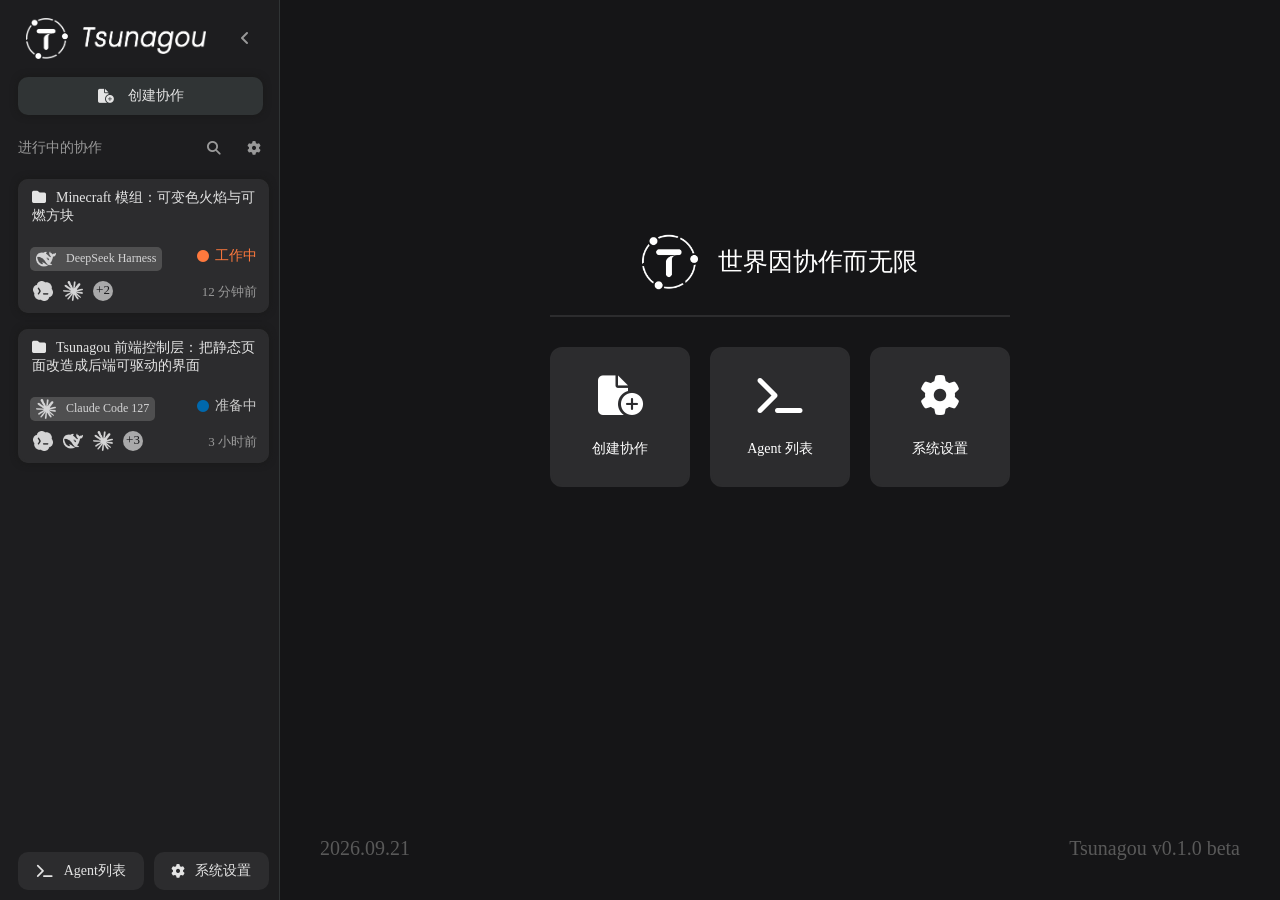
<file: Tsunagou/index.html>
<!DOCTYPE html>
<html lang="zh-CN">

<head>
    <meta charset="UTF-8" />
    <title>Tsunagou —— 多 Agent 协作调度系统</title>
    <meta name="viewport" content="width=device-width, initial-scale=1" />
    <link rel="stylesheet" type="text/css" href="./assets/css/style.css">
    <link rel="stylesheet" type="text/css" href="./assets/css/fontawesome.css">
</head>

<body>
    <!--侧边栏-->
    <section class="secAside" id="secAside-Wide">
        <!--logo和新建协作-->
        <div class="header">
            <div class="topper">
                <img src="./assets/img/logo-l.png" />
                <div class="sdBtn" onclick="Tsunagou.app.foldSidebar()">
                    <i class="fa-solid fa-angle-left"></i>
                </div>
            </div>
            <div class="newBtn" onclick="Tsunagou.app.createProject()"><i class="fa-solid fa-file-circle-plus"></i>创建协作</div>
        </div>
        <!--协作项目列表-->
        <div class="subMgr" id="projList">
            <div class="wkTitle">
                <div class="wkTleft">
                    <p>进行中的协作</p>
                </div>
                <div class="wkTright">
                    <div class="wkTbtn"><i class="fa-solid fa-search"></i></div>
                    <div class="wkTbtn"><i class="fa-solid fa-cog"></i></div>
                </div>
            </div>
            <div class="projItem projItemSelected">
                <div class="inner">
                    <p class="title">你好，世界 —— 一种基于Hello World文化的3D游戏开发</p>
                    <div class="content">
                        <div class="left">
                            <div class="mainAgent">
                                <img src="./assets/img/agent/deepseek-l.png" />
                                <p>DeepSeek Harness</p>
                            </div>
                            <div class="anotherAgent">
                                <img src="./assets/img/agent/codex-l.png" />
                                <img src="./assets/img/agent/claudecode-l.png" />
                                <img src="./assets/img/agent/deepseek-l.png" />
                                <img src="./assets/img/agent/codex-l.png" />
                                <span class="plus">4</span>
                            </div>
                        </div>
                        <div class="right">
                            <p class="wking">工作中</p>
                            <p class="time">3小时前</p>
                        </div>
                    </div>
                    <span class="edit"></span>
                </div>
            </div>
            <div class="projItem">
                <div class="inner" onclick="Tsunagou.app.openProject()">
                    <p class="title">你好，世界 —— 一种基于Hello World文化的3D游戏开发</p>
                    <div class="content">
                        <div class="left">
                            <div class="mainAgent">
                                <img src="./assets/img/agent/deepseek-l.png" />
                                <p>DeepSeek Harness</p>
                            </div>
                            <div class="anotherAgent">
                                <img src="./assets/img/agent/codex-l.png" />
                                <img src="./assets/img/agent/claudecode-l.png" />
                                <img src="./assets/img/agent/deepseek-l.png" />
                                <img src="./assets/img/agent/codex-l.png" />
                                <span class="plus">4</span>
                            </div>
                        </div>
                        <div class="right">
                            <p class="starting">准备中</p>
                            <p class="time">1分钟前</p>
                        </div>
                    </div>
                    <span class="edit"></span>
                </div>
            </div>
            <div class="wkTitle">
                <div class="wkTleft">已完成的协作</div>
                <div class="wkTright">
                    <div class="wkTbtn"><i class="fa-solid fa-search"></i></div>
                    <div class="wkTbtn"><i class="fa-solid fa-cog"></i></div>
                </div>
            </div>
            <div class="projItem">
                <div class="inner">
                    <p class="title">你好，世界——一种基于Hello World文化的3D游戏开发</p>
                    <div class="content">
                        <div class="left">
                            <div class="mainAgent">
                                <img src="./assets/img/agent/deepseek-l.png" />
                                <p>DeepSeek Harness</p>
                            </div>
                            <div class="anotherAgent">
                                <img src="./assets/img/agent/codex-l.png" />
                                <img src="./assets/img/agent/claudecode-l.png" />
                                <img src="./assets/img/agent/deepseek-l.png" />
                                <img src="./assets/img/agent/codex-l.png" />
                                <span class="plus">4</span>
                            </div>
                        </div>
                        <div class="right">
                            <p class="finished">已完成</p>
                            <p class="time">1年前</p>
                        </div>
                    </div>
                    <span class="edit"></span>
                </div>
            </div>
        </div>
        <!--侧边栏底部按钮-->
        <div class="btmTabs">
            <div class="btmBtn" onclick="Tsunagou.app.openAgents()">
                <i class="fa-solid fa-terminal"></i>
                <p>Agent列表</p>
            </div>
            <div class="btmBtn" onclick="Tsunagou.app.openSettings()">
                <i class="fa-solid fa-cog"></i>
                <p>系统设置</p>
            </div>
        </div>
    </section>

    <!--折叠版本的侧边栏-->
    <section class="secAsideFolded" id="secAside-Narrow">
        <!--顶部按钮-->
        <div class="topArea">
            <img class="foldImg" src="./assets/img/logo-little-l.png" />
            <div class="foldBtn" onclick="Tsunagou.app.createProject()"><i class="fa-solid fa-file-circle-plus"></i></div>
            <div class="foldBtn" onclick="Tsunagou.app.unfoldSidebar()"><i class="fa-solid fa-angle-right"></i></div>
        </div>
        <!--底部按钮-->
        <div class="bottomArea">
            <div class="foldBtn" onclick="Tsunagou.app.openAgents()"><i class="fa-solid fa-terminal"></i></div>
            <div class="foldBtn" onclick="Tsunagou.app.openSettings()"><i class="fa-solid fa-cog"></i></div>
        </div>
    </section>

    <!--初始工作区-->
    <section class="secHome">
        <!--顶部区域-->
        <div class="topArea">
            <div class="mainArea">
                <div class="headerArea">
                    <img src="./assets/img/logo-little-l.png" />
                    <p>世界因协作而无限</p>
                </div>
                <div class="btnArea">
                    <div class="bigBtn" onclick="Tsunagou.app.createProject()">
                        <i class="bigBtnIcon fa-solid fa-file-circle-plus"></i>
                        <p class="bigBtnTxt">创建协作</p>
                    </div>
                    <div class="bigBtn" onclick="Tsunagou.app.openAgents()">
                        <i class="bigBtnIcon fa-solid fa-terminal"></i>
                        <p class="bigBtnTxt">Agent 列表</p>
                    </div>
                    <div class="bigBtn" onclick="Tsunagou.app.openSettings()">
                        <i class="bigBtnIcon fa-solid fa-cog"></i>
                        <p class="bigBtnTxt">系统设置</p>
                    </div>
                </div>
            </div>
        </div>
        <!--底部区域-->
        <div class="bottomArea">
            <div class="left">
                <p>2026.09.21</p>
            </div>
            <div class="right">
                <p>Tsunagou v0.1.0 beta</p>
            </div>
        </div>
    </section>

    <!--项目工作区-->
    <section class="secProjPanel">
        <!--项目任务栏-->
        <div class="navArea">
            <div class="left">
                <p>你好,世界——一种基于Hello World文化的3D游戏开发</p>
                <div class="status">工作中</div>
            </div>
            <div class="right"></div>
        </div>
        <!--总标签页-->
        <div class="tabArea">
            <div class="tabS tabSactive" id="tab-overview">主视图</div>
            <div class="tabS" id="tab-inbox">我的收件箱</div>
            <div class="tabS" id="tab-agents">Agent 管理</div>
            <div class="tabS" id="tab-tasks">任务区</div>
            <div class="tabS" id="tab-conflict">冲突与协商</div>
            <div class="tabS" id="tab-audit">意图与权限审计</div>
            <div class="tabS" id="tab-workspace">工作区</div>
            <div class="tabS" id="tab-acceptance">项目验收</div>
            <div class="tabS" id="tab-checkpoints">存档点</div>
            <div class="tabS" id="tab-path">总路径</div>
        </div>
        <!--主要内容区域-->
        <div class="inner">
            <!--主视图MAIN-->
            <div class="tabMain tabMainNormal" id="pane-overview">
                <p class="title">主视图</p>
                <p class="title2">项目名称/描述</p>
                <div class="bgTxt">你好,世界——一种基于Hello World文化的3D游戏开发</div>
                <p class="textArea">
                    嗟夫！予尝求古仁人之心，或异二者之为，何哉？不以物喜，不以己悲；居庙堂之高则忧其民；处江湖之远则忧其君。是进亦忧，退亦忧。然则何时而乐耶？其必曰：先天下之忧而忧，后天下之乐而乐乎！噫！微斯人，吾谁与归？时六年九月十五日。
                </p>
                <p class="title2">基本信息</p>
                <div class="dataArea">
                    <div class="table">
                        <div class="item">
                            <div class="itemTh">项目状态</div>
                            <div class="itemTd itemTdActive">工作中</div>
                        </div>
                        <div class="item">
                            <div class="itemTh">协调仓库</div>
                            <div class="itemTd">E:\HelloWorld\Tsunagou</div>
                        </div>
                        <div class="item">
                            <div class="itemTh">创建时间</div>
                            <div class="itemTd">2026年9月22日</div>
                        </div>
                    </div>
                </div>
                <p class="title2">项目进度</p>
                <div class="dataArea">
                    <div class="statbox">
                        <div class="left">
                            <p class="title">总进度</p>
                            12%
                        </div>
                        <div class="right">
                            <p class="title">计划进度</p>
                            <div class="inner">
                                <div class="task taskF">确定全局会话</div>
                                <div class="task taskF">确定全局会话</div>
                                <div class="task taskD">确定全局会话</div>
                                <div class="task">确定全局会话</div>
                                <div class="task">确定全局会话</div>
                                <div class="task">确定全局会话</div>
                            </div>
                        </div>
                    </div>
                </div>
                <div class="dataArea">
                    <div class="table">
                        <div class="item">
                            <div class="itemTh">代码版本</div>
                            <div class="itemTd">9月22日21:53的代码快照</div>
                        </div>
                        <div class="item">
                            <div class="itemTh">协议版本</div>
                            <div class="itemTd">第 1 版</div>
                        </div>

                        <div class="item">
                            <div class="itemTh">项目版本</div>
                            <div class="itemTd">第 7 次修订</div>
                        </div>
                        <div class="item">
                            <div class="itemTh">最近存档点</div>
                            <div class="itemTd">9月22日21:53的存档点</div>
                        </div>
                    </div>
                </div>
                <p class="title2">项目统计信息</p>
                <div class="dataArea">
                    <div class="table">
                        <div class="item">
                            <div class="itemTh">子 Agent 数</div>
                            <div class="itemTd">4</div>
                        </div>
                        <div class="item">
                            <div class="itemTh">冲突数</div>
                            <div class="itemTd">2</div>
                        </div>

                        <div class="item">
                            <div class="itemTh">协商数</div>
                            <div class="itemTd">2</div>
                        </div>
                        <div class="item">
                            <div class="itemTh">契约数</div>
                            <div class="itemTd">2</div>
                        </div>
                        <div class="item">
                            <div class="itemTh">存档数</div>
                            <div class="itemTd">6</div>
                        </div>
                        <div class="item">
                            <div class="itemTh">耗时</div>
                            <div class="itemTd">3 小时 27 分钟</div>
                        </div>
                    </div>
                </div>
                <p class="title2">项目数据存储</p>
                <div class="dataArea">
                    <div class="table">
                        <div class="item">
                            <div class="itemTh">项目基础信息</div>
                            <div class="itemTd">.tsunagou/project.json</div>
                        </div>
                        <div class="item">
                            <div class="itemTh">存档点</div>
                            <div class="itemTd">.tsunagou/checkpoints/</div>
                        </div>
                        <div class="item">
                            <div class="itemTh">数据库/授权/票据/日志</div>
                            <div class="itemTd">.tsunagou/local/</div>
                        </div>
                    </div>
                </div>
            </div>

            <!--我的收件箱MAIN-->
            <div class="tabMain" id="pane-inbox">
                <p class="title">我的收件箱</p>
                <p class="title2">
                    需要你处理/授权的信息
                </p>
                <div class="tablebox">
                    <div class="th">
                        <div class="colu">问题</div>
                        <div class="colu colu-l">详情</div>
                        <div class="colu colu-m">提出 Agent</div>
                        <div class="colu">操作</div>
                    </div>
                    <div class="tr">
                        <div class="colu lev-active">接口未约定</div>
                        <div class="colu colu-l">
                            <div class="colu-t">
                                <div class="citem1">位于printf()中的接口未约定</div>
                                <div class="citem2">
                                    VisualBasic.OnErrorResumeNext.Interrupt="None";UserSelection="always"</div>
                            </div>
                        </div>
                        <div class="colu colu-m">
                            <div class="colu-t">
                                <div class="citem1">
                                    <div class="listfieldbox">
                                        <div class="item itemS">
                                            <img class="left" src="./assets/img/agent/codex-l.png" />
                                            <div class="right">Codex 021</div>
                                        </div>
                                    </div>
                                </div>
                                <div class="citem2">9/24 22:00</div>
                            </div>
                        </div>
                        <div class="colu">
                            <div class="buttonbox">去处理</div>
                        </div>
                    </div>
                    <div class="tr">
                        <div class="colu lev-active">接口未约定</div>
                        <div class="colu colu-l">
                            <div class="colu-t">
                                <div class="citem1">位于printf()中的接口未约定</div>
                                <div class="citem2">
                                    VisualBasic.OnErrorResumeNext.Interrupt="None";UserSelection="always"</div>
                            </div>
                        </div>
                        <div class="colu colu-m">
                            <div class="colu-t">
                                <div class="citem1">
                                    <div class="listfieldbox">
                                        <div class="item itemS">
                                            <img class="left" src="./assets/img/agent/codex-l.png" />
                                            <div class="right">Codex 021</div>
                                        </div>
                                    </div>
                                </div>
                                <div class="citem2">9/24 22:00</div>
                            </div>
                        </div>
                        <div class="colu">
                            <div class="buttonbox">去处理</div>
                        </div>
                    </div>
                    <div class="tr">
                        <div class="colu lev-active">接口未约定</div>
                        <div class="colu colu-l">
                            <div class="colu-t">
                                <div class="citem1">位于printf()中的接口未约定</div>
                                <div class="citem2">
                                    VisualBasic.OnErrorResumeNext.Interrupt="None";UserSelection="always"</div>
                            </div>
                        </div>
                        <div class="colu colu-m">
                            <div class="colu-t">
                                <div class="citem1">
                                    <div class="listfieldbox">
                                        <div class="item itemS">
                                            <img class="left" src="./assets/img/agent/codex-l.png" />
                                            <div class="right">Codex 021</div>
                                        </div>
                                    </div>
                                </div>
                                <div class="citem2">9/24 22:00</div>
                            </div>
                        </div>
                        <div class="colu">
                            <div class="buttonbox">去处理</div>
                        </div>
                    </div>
                    <div class="tr">
                        <div class="colu lev-active">接口未约定</div>
                        <div class="colu colu-l">
                            <div class="colu-t">
                                <div class="citem1">位于printf()中的接口未约定</div>
                                <div class="citem2">
                                    VisualBasic.OnErrorResumeNext.Interrupt="None";UserSelection="always"</div>
                            </div>
                        </div>
                        <div class="colu colu-m">
                            <div class="colu-t">
                                <div class="citem1">
                                    <div class="listfieldbox">
                                        <div class="item itemS">
                                            <img class="left" src="./assets/img/agent/codex-l.png" />
                                            <div class="right">Codex 021</div>
                                        </div>
                                    </div>
                                </div>
                                <div class="citem2">9/24 22:00</div>
                            </div>
                        </div>
                        <div class="colu">
                            <div class="buttonbox">去处理</div>
                        </div>
                    </div>
                </div>
                <p class="title2">
                    你已经处理完的信息
                </p>
                <div class="tablebox">
                    <div class="th">
                        <div class="colu">问题</div>
                        <div class="colu colu-l">详情</div>
                        <div class="colu colu-m">提出 Agent</div>
                        <div class="colu">操作</div>
                    </div>
                    <div class="tr">
                        <div class="colu lev-active">接口未约定</div>
                        <div class="colu colu-l">
                            <div class="colu-t">
                                <div class="citem1">位于printf()中的接口未约定</div>
                                <div class="citem2">
                                    VisualBasic.OnErrorResumeNext.Interrupt="None";UserSelection="always"</div>
                            </div>
                        </div>
                        <div class="colu colu-m">
                            <div class="colu-t">
                                <div class="citem1">
                                    <div class="listfieldbox">
                                        <div class="item itemS">
                                            <img class="left" src="./assets/img/agent/codex-l.png" />
                                            <div class="right">Codex 021</div>
                                        </div>
                                    </div>
                                </div>
                                <div class="citem2">9/24 22:00</div>
                            </div>
                        </div>
                        <div class="colu">
                            <div class="buttonbox">撤销</div>
                        </div>
                    </div>
                    <div class="tr">
                        <div class="colu lev-active">接口未约定</div>
                        <div class="colu colu-l">
                            <div class="colu-t">
                                <div class="citem1">位于printf()中的接口未约定</div>
                                <div class="citem2">
                                    VisualBasic.OnErrorResumeNext.Interrupt="None";UserSelection="always"</div>
                            </div>
                        </div>
                        <div class="colu colu-m">
                            <div class="colu-t">
                                <div class="citem1">
                                    <div class="listfieldbox">
                                        <div class="item itemS">
                                            <img class="left" src="./assets/img/agent/codex-l.png" />
                                            <div class="right">Codex 021</div>
                                        </div>
                                    </div>
                                </div>
                                <div class="citem2">9/24 22:00</div>
                            </div>
                        </div>
                        <div class="colu">
                            <div class="buttonbox">撤销</div>
                        </div>
                    </div>
                    <div class="tr">
                        <div class="colu lev-active">接口未约定</div>
                        <div class="colu colu-l">
                            <div class="colu-t">
                                <div class="citem1">位于printf()中的接口未约定</div>
                                <div class="citem2">
                                    VisualBasic.OnErrorResumeNext.Interrupt="None";UserSelection="always"</div>
                            </div>
                        </div>
                        <div class="colu colu-m">
                            <div class="colu-t">
                                <div class="citem1">
                                    <div class="listfieldbox">
                                        <div class="item itemS">
                                            <img class="left" src="./assets/img/agent/codex-l.png" />
                                            <div class="right">Codex 021</div>
                                        </div>
                                    </div>
                                </div>
                                <div class="citem2">9/24 22:00</div>
                            </div>
                        </div>
                        <div class="colu">
                            <div class="buttonbox">撤销</div>
                        </div>
                    </div>
                    <div class="tr">
                        <div class="colu lev-active">接口未约定</div>
                        <div class="colu colu-l">
                            <div class="colu-t">
                                <div class="citem1">位于printf()中的接口未约定</div>
                                <div class="citem2">
                                    VisualBasic.OnErrorResumeNext.Interrupt="None";UserSelection="always"</div>
                            </div>
                        </div>
                        <div class="colu colu-m">
                            <div class="colu-t">
                                <div class="citem1">
                                    <div class="listfieldbox">
                                        <div class="item itemS">
                                            <img class="left" src="./assets/img/agent/codex-l.png" />
                                            <div class="right">Codex 021</div>
                                        </div>
                                    </div>
                                </div>
                                <div class="citem2">9/24 22:00</div>
                            </div>
                        </div>
                        <div class="colu">
                            <div class="buttonbox">撤销</div>
                        </div>
                    </div>
                </div>
            </div>
            <!--我的收件箱ASIDE-->
            <div class="asideMain" id="aside-inbox">
                <div class="title">
                    <div class="left">
                        <i class="fa-solid fa-file-word"></i>
                        <p>详细信息</p>
                    </div>
                    <div class="right">×</div>
                </div>
                <div class="content">
                    <div class="title">问题</div>
                    <div class="textN">接口未约定</div>
                    <div class="title">描述</div>
                    <div class="textN">
                        时维九月，序属三秋。潦水尽而寒潭清，烟光凝而暮山紫。俨骖騑于上路，访风景于崇阿；临帝子之长洲，得天人之旧馆。层峦耸翠，上出重霄；飞阁流丹，下临无地。鹤汀凫渚，穷岛屿之萦回；桂殿兰宫，即冈峦之体势。披绣闼，俯雕甍，山原旷其盈视，川泽纡其骇瞩。闾阎扑地，钟鸣鼎食之家；舸舰弥津，青雀黄龙之舳。云销雨霁，彩彻区明。落霞与孤鹜齐飞，秋水共长天一色。渔舟唱晚，响穷彭蠡之滨；雁阵惊寒，声断衡阳之浦。
                    </div>
                    <div class="title">提出 Agent</div>
                    <div class="listfieldbox">
                        <div class="item">
                            <img class="left" src="./assets/img/agent/codex-l.png" />
                            <div class="right">Codex</div>
                        </div>
                    </div>
                    <div class="title">时间</div>
                    <div class="textN">2026年9月23日下午12:00</div>
                    <div class="title">操作</div>
                    <div class="buttonbox2">审批</div>
                </div>
            </div>

            <!--Agent 管理MAIN-->
            <div class="tabMain" id="pane-agents">
                <p class="title">Agent 管理</p>
                <p class="title2">
                    管理现有的 Agent
                </p>
                <div class="boxerbox">
                    <div class="item">
                        <div class="header">主 Agent</div>
                        <div class="listfieldbox">
                            <div class="item">
                                <img class="left" src="./assets/img/agent/codex-l.png" />
                                <div class="right">Codex 021</div>
                            </div>
                        </div>
                        <div class="title">当前状态</div>
                        <div class="textZ">
                            <div class="tagZ tagZOK">可用</div>
                        </div>
                        <div class="title">说明</div>
                        <div class="textZ">负责统筹、评审和所有 Git 操作</div>
                        <div class="title">当前任务</div>
                        <div class="textZ">统筹、评审和所有 Git 操作</div>
                        <div class="title">基础能力</div>
                        <div class="tgBox">
                            <div class="tagZ tagZOK tagZS">会话身份隔离</div>
                            <div class="tagZ tagZOK tagZS">会话连续性证据</div>
                            <div class="tagZ tagZOK tagZS">读取项目上下文</div>
                            <div class="tagZ tagZOK tagZS">结构化工具调用</div>
                        </div>
                        <div class="title">运营能力</div>
                        <div class="tgBox">
                            <div class="tagZ tagZOK tagZS">跑完整任务流程</div>
                            <div class="tagZ tagZOK tagZS">提交理解报告</div>
                            <div class="tagZ tagZOK tagZS">参与约定</div>
                            <div class="tagZ tagZOK tagZS">收取消息</div>
                            <div class="tagZ tagZOK tagZS">正式答复</div>
                            <div class="tagZ tagZOK tagZS">断线安全重连</div>
                            <div class="tagZ tagZOK tagZS">消息不重复</div>
                        </div>
                        <div class="option">
                            <div class="buttonbox2">撤销任务</div>
                            <div class="buttonbox2 buttonbox2active">撤销主 Agent</div>
                        </div>
                    </div>
                    <div class="item">
                        <div class="header">子 Agent</div>
                        <div class="listfieldbox">
                            <div class="item">
                                <img class="left" src="./assets/img/agent/codex-l.png" />
                                <div class="right">Codex 021</div>
                            </div>
                        </div>
                        <div class="title">当前状态</div>
                        <div class="textZ">
                            <div class="tagZ tagZOK">可用</div>
                        </div>
                        <div class="title">说明</div>
                        <div class="textZ">负责统筹、评审和所有 Git 操作</div>
                        <div class="title">当前任务</div>
                        <div class="textZ">统筹、评审和所有 Git 操作</div>
                        <div class="title">基础能力</div>
                        <div class="tgBox">
                            <div class="tagZ tagZOK tagZS">会话身份隔离</div>
                            <div class="tagZ tagZOK tagZS">会话连续性证据</div>
                            <div class="tagZ tagZOK tagZS">读取项目上下文</div>
                            <div class="tagZ tagZOK tagZS">结构化工具调用</div>
                        </div>
                        <div class="title">运营能力</div>
                        <div class="tgBox">
                            <div class="tagZ tagZOK tagZS">跑完整任务流程</div>
                            <div class="tagZ tagZOK tagZS">提交理解报告</div>
                            <div class="tagZ tagZOK tagZS">参与约定</div>
                            <div class="tagZ tagZOK tagZS">收取消息</div>
                            <div class="tagZ tagZS">正式答复</div>
                            <div class="tagZ tagZS">断线安全重连</div>
                            <div class="tagZ tagZS">消息不重复</div>
                        </div>
                        <div class="option">
                            <div class="buttonbox2">撤销任务</div>
                            <div class="buttonbox2 buttonbox2active">设为主 Agent</div>
                        </div>
                    </div>
                    <div class="itemAdd"></div>
                </div>
            </div>

            <!--任务区MAIN-->
            <div class="tabMain" id="pane-tasks">
                <p class="title">任务区</p>
                <p class="title2">
                    当前子 Agent 的任务清单
                </p>
                <div class="tablebox">
                    <div class="th">
                        <div class="colu colu-l">任务</div>
                        <div class="colu">状态</div>
                        <div class="colu colu-m">负责 Agent</div>
                        <div class="colu colu-m">开工条件</div>
                        <div class="colu colu-m">改动范围</div>
                        <div class="colu colu-m">交付结果</div>
                    </div>
                    <div class="tr">
                        <div class="colu colu-l">
                            <div class="colu-t">
                                <div class="citem1 lev-active">D-001 约定位于printf()中的接口</div>
                                <div class="citem2">
                                    VisualBasic.OnErrorResumeNext.Interrupt="None";UserSelection="always"
                                </div>
                            </div>
                        </div>
                        <div class="colu"><span class="st st-7"></span></div>
                        <div class="colu colu-m">
                            <div class="colu-t">
                                <div class="citem1">
                                    <div class="listfieldbox">
                                        <div class="item itemS">
                                            <img class="left" src="./assets/img/agent/codex-l.png" />
                                            <div class="right">Codex 021</div>
                                        </div>
                                    </div>
                                </div>
                                <div class="citem2">9/24 22:00</div>
                            </div>
                        </div>
                        <div class="colu colu-m colu-cdt"><span class="tagZ tagZOK">理解报告</span><span
                                class="tagZ">契约</span><span class="tagZ">工作区</span><span class="tagZ">操作许可</span></div>
                        <div class="colu colu-m">后端接口目录</div>
                        <div class="colu colu-m">——</div>
                    </div>
                </div>
            </div>
            <!--任务区ASIDE-->
            <div class="asideMain" id="aside-tasks">
                <div class="title">
                    <div class="left">
                        <i class="fa-solid fa-file-word"></i>
                        <p>任务细节</p>
                    </div>
                    <div class="right">×</div>
                </div>
                <div class="content">
                    <div class="title">任务</div>
                    <div class="textN">2026年9月23日新建的测试任务</div>
                    <div class="title">当前状态</div>
                    <div class="textN">
                        <div class="status-start">准备中</div>
                    </div>
                    <div class="title">负责 Agent</div>
                    <div class="textN">Claude Code 052</div>
                    <div class="title">理解报告</div>
                    <div class="textN">
                        豫章故郡，洪都新府。星分翼轸，地接衡庐。襟三江而带五湖，控蛮荆而引瓯越。物华天宝，龙光射牛斗之墟；人杰地灵，徐孺下陈蕃之榻。雄州雾列，俊采星驰。台隍枕夷夏之交，宾主尽东南之美。都督阎公之雅望，棨戟遥临；宇文新州之懿范，襜帷暂驻。
                    </div>
                    <div class="title">开工条件</div>
                    <div class="textN">理解报告 契约 工作区 操作许可</div>
                    <div class="title">改动范围</div>
                    <div class="textN">后端接口目录</div>
                    <div class="title">交付结果</div>
                    <div class="textN">——</div>
                    <div class="title">时间</div>
                    <div class="textN">2026年9月10日</div>
                </div>
            </div>

            <!--冲突与协商MAIN-->
            <div class="tabMain" id="pane-conflict">
                <p class="title">冲突与协商</p>
                <p class="title2">Agent 间的冲突与协商</p>
                <div class="tabblock" id="block-conflict">
                    <div class="tabPlace">
                        <div class="tabItem tabItemActive">分歧</div>
                        <div class="tabItem">冲突</div>
                        <div class="tabItem">Agent 间协商</div>
                        <div class="tabItem">契约</div>
                    </div>
                    <div class="tabContent">
                        <div class="boxerbox boxerboxC">
                            <div class="item">
                                <p class="header">user.status字段的理解分歧</p>
                                <div class="listfieldbox">
                                    <div class="item itemS">
                                        <img class="left" src="./assets/img/agent/codex-l.png" />
                                        <div class="right">Codex 021</div>
                                    </div>
                                    <div class="item itemS">
                                        <img class="left" src="./assets/img/agent/codex-l.png" />
                                        <div class="right">Codex 023</div>
                                    </div>
                                </div>
                                <div class="textTime">今天 10:45</div>
                                <div class="title">影响范围</div>
                                <div class="textZ">后端任务D-001，前端任务D-002</div>
                                <p class="title">Codex 021的理解</p>
                                <p class="textZbox">user.status字段可为空，只要后期需要时补上即可</p>
                                <p class="title">Codex 023的理解</p>
                                <p class="textZbox">user.status字段不能为空，否则可能影响项目初始化函数的计算</p>
                                <div class="option">
                                    <div class="buttonbox2">查看协商</div>
                                    <div class="buttonbox2 buttonbox2active">查看契约</div>
                                </div>
                            </div>
                        </div>
                    </div>
                    <div class="tabContent">
                        <div class="tablebox tableboxC">
                            <div class="th">
                                <div class="colu colu-l">冲突</div>
                                <div class="colu colu-m">影响范围</div>
                                <div class="colu colu-m">相关 Agent</div>
                                <div class="colu colu-l">处理方案</div>
                            </div>
                            <div class="tr">
                                <div class="colu colu-l">
                                    <div class="colu-t">
                                        <div class="citem1 lev-active">位于printf()中的接口未约定</div>
                                        <div class="citem2">
                                            VisualBasic.OnErrorResumeNext.Interrupt="None";UserSelection="always"</div>
                                    </div>
                                </div>
                                <div class="colu colu-m">后端HTTP接口</div>
                                <div class="colu colu-m">
                                    <div class="colu-t">
                                        <div class="citem1">
                                            <div class="listfieldbox">
                                                <div class="item itemS">
                                                    <img class="left" src="./assets/img/agent/codex-l.png" />
                                                    <div class="right">Codex 021</div>
                                                </div>
                                            </div>
                                        </div>
                                        <div class="citem1">
                                            <div class="listfieldbox">
                                                <div class="item itemS">
                                                    <img class="left" src="./assets/img/agent/codex-l.png" />
                                                    <div class="right">Codex 022</div>
                                                </div>
                                            </div>
                                        </div>
                                        <div class="citem2">9/24 22:00</div>
                                    </div>
                                </div>
                                <div class="colu colu-l">
                                    ——
                                </div>
                            </div>
                        </div>
                    </div>
                    <div class="tabContent">
                        <div class="tablebox tableboxC">
                            <div class="th">
                                <div class="colu colu-m">收发 Agent</div>
                                <div class="colu colu-l">内容</div>
                                <div class="colu">状态</div>
                                <div class="colu colu-m">消息处理情况</div>
                            </div>
                            <div class="tr">
                                <div class="colu colu-m">
                                    <div class="colu-t">
                                        <div class="citem3">
                                            <p class="lev-inactive">发件</p> Claude Code 092
                                        </div>
                                        <div class="citem3">
                                            <p class="lev-inactive">收件</p> Claude Code 127
                                        </div>
                                    </div>
                                </div>
                                <div class="colu colu-l">
                                    <div class="colu-t">请认领统一用户返回字段，先给出字段契约草案，否则交接难以进行。要求如下：①强制要求使用HTTP
                                        GET方法，暂时不使用POST方法，以方便调试；②HTTP API返回内容要求使用JSON。</div>
                                </div>
                                <div class="colu">
                                    <span class="tagZ tagZOK">已答复</span>
                                </div>
                                <div class="colu colu-m">
                                    <div class="tagZbox">
                                        <span class="tagZ tagZOK">已送达</span>
                                        <span class="tagZ tagZOK">处理中</span>
                                    </div>
                                </div>
                            </div>
                            <div class="tr">
                                <div class="colu colu-m">
                                    <div class="colu-t">
                                        <div class="citem3">
                                            <p class="lev-inactive">发件</p> Claude Code 092
                                        </div>
                                        <div class="citem3">
                                            <p class="lev-inactive">收件</p> Claude Code 127
                                        </div>
                                    </div>
                                </div>
                                <div class="colu colu-l">
                                    <div class="colu-t">请认领统一用户返回字段，先给出字段契约草案，否则交接难以进行。要求如下：①强制要求使用HTTP
                                        GET方法，暂时不使用POST方法，以方便调试；②HTTP API返回内容要求使用JSON。</div>
                                </div>
                                <div class="colu">
                                    <span class="tagZ">未答复</span>
                                </div>
                                <div class="colu colu-m">
                                    <div class="tagZbox">
                                        <span class="tagZ tagZOK">已送达</span>
                                        <span class="tagZ tagZOK">处理中</span>
                                    </div>
                                </div>
                            </div>
                            <div class="tr">
                                <div class="colu colu-m">
                                    <div class="colu-t">
                                        <div class="citem3">
                                            <p class="lev-inactive">发件</p> Claude Code 092
                                        </div>
                                        <div class="citem3">
                                            <p class="lev-inactive">收件</p> Claude Code 127
                                        </div>
                                    </div>
                                </div>
                                <div class="colu colu-l">
                                    <div class="colu-t">请认领统一用户返回字段，先给出字段契约草案，否则交接难以进行。要求如下：①强制要求使用HTTP
                                        GET方法，暂时不使用POST方法，以方便调试；②HTTP API返回内容要求使用JSON。</div>
                                </div>
                                <div class="colu">
                                    <span class="tagZ tagZOK">无需答复</span>
                                </div>
                                <div class="colu colu-m">
                                    <div class="tagZbox">
                                        <span class="tagZ tagZOK">已送达</span>
                                        <span class="tagZ">待领取</span>
                                    </div>
                                </div>
                            </div>
                        </div>
                    </div>
                    <div class="tabContent">
                        <div class="boxerbox boxerboxC">
                            <div class="item">
                                <p class="header">user.status字段契约（第1版）</p>
                                <p class="textTime">今天 10:45</p>
                                <p class="title">提出 Agent</p>
                                <div class="listfieldbox">
                                    <div class="item itemS">
                                        <img class="left" src="./assets/img/agent/codex-l.png" />
                                        <div class="right">Codex 021</div>
                                    </div>
                                </div>
                                <p class="title">影响范围</p>
                                <p class="textZ">后端任务D-001，前端任务D-002</p>
                                <p class="title">已确认 Agent</p>
                                <div class="listfieldbox">
                                    <div class="item itemS">
                                        <img class="left" src="./assets/img/agent/codex-l.png" />
                                        <div class="right">Codex 021</div>
                                    </div>
                                </div>
                                <p class="title">未确认 Agent</p>
                                <div class="listfieldbox">
                                    <div class="item itemS">
                                        <img class="left" src="./assets/img/agent/codex-l.png" />
                                        <div class="right">Codex 021</div>
                                    </div>
                                    <div class="item itemS">
                                        <img class="left" src="./assets/img/agent/codex-l.png" />
                                        <div class="right">Codex 021</div>
                                    </div>
                                </div>
                                <div class="option">
                                    <div class="buttonbox2 buttonbox2active">查看详情</div>
                                </div>
                            </div>
                        </div>
                    </div>
                </div>
            </div>
            <!--冲突与协商ASIDE-->
            <div class="asideMain" id="aside-conflict">
                <div class="title">
                    <div class="left">
                        <i class="fa-solid fa-file-word"></i>
                        <p>详细信息</p>
                    </div>
                    <div class="right">×</div>
                </div>
                <div class="content">
                    <p class="bgTitle">User.Status字段的理解分歧</p>
                    <div class="title">参与 Agent</div>
                    <div class="listfieldbox">
                        <div class="item itemS">
                            <img class="left" src="./assets/img/agent/codex-l.png" />
                            <div class="right">Codex 021</div>
                        </div>
                        <div class="item itemS">
                            <img class="left" src="./assets/img/agent/codex-l.png" />
                            <div class="right">Codex 021</div>
                        </div>
                    </div>
                    <div class="title">时间</div>
                    <div class="textN">今天 10:45</div>
                    <div class="title">影响范围</div>
                    <div class="textN">后端任务D-001，前端任务D-002</div>

                    <div class="title">Codex 021的理解</div>
                    <p class="textN">
                        逝者如斯，而未尝往也；盈虚者如彼，而卒莫消长也。盖将自其变者而观之，则天地曾不能以一瞬；自其不变者而观之，则物与我皆无尽也，而又何羡乎！且夫天地之间，物各有主，苟非吾之所有，虽一毫而莫取。惟江上之清风，与山间之明月，耳得之而为声，目遇之而成色，取之无禁，用之不竭，是造物者之无尽藏也，而吾与子之所共适。
                    </p>
                    <div class="title">Codex 023的理解</div>
                    <p class="textN">
                        逝者如斯，而未尝往也；盈虚者如彼，而卒莫消长也。盖将自其变者而观之，则天地曾不能以一瞬；自其不变者而观之，则物与我皆无尽也，而又何羡乎！且夫天地之间，物各有主，苟非吾之所有，虽一毫而莫取。惟江上之清风，与山间之明月，耳得之而为声，目遇之而成色，取之无禁，用之不竭，是造物者之无尽藏也，而吾与子之所共适。
                    </p>
                </div>
                <div class="content contentNDP">
                    <p class="bgTitle">User.Status字段契约（第1版）</p>
                    <div class="title">提出 Agent</div>
                    <div class="listfieldbox">
                        <div class="item itemS">
                            <img class="left" src="./assets/img/agent/codex-l.png" />
                            <div class="right">Codex 021</div>
                        </div>
                    </div>
                    <div class="title">提出时间</div>
                    <div class="textN">今天 10:45</div>
                    <div class="title">影响范围</div>
                    <div class="textN">后端任务D-001，前端任务D-002</div>
                    <div class="title">契约内容</div>
                    <p class="textN">
                        逝者如斯，而未尝往也；盈虚者如彼，而卒莫消长也。盖将自其变者而观之，则天地曾不能以一瞬；自其不变者而观之，则物与我皆无尽也，而又何羡乎！且夫天地之间，物各有主，苟非吾之所有，虽一毫而莫取。惟江上之清风，与山间之明月，耳得之而为声，目遇之而成色，取之无禁，用之不竭，是造物者之无尽藏也，而吾与子之所共适。
                    </p>
                    <p class="title">已确认 Agent</p>
                    <div class="listfieldbox">
                        <div class="item itemS">
                            <img class="left" src="./assets/img/agent/codex-l.png" />
                            <div class="right">Codex 021</div>
                        </div>
                    </div>
                    <p class="title">未确认 Agent</p>
                    <div class="listfieldbox">
                        <div class="item itemS">
                            <img class="left" src="./assets/img/agent/codex-l.png" />
                            <div class="right">Codex 021</div>
                        </div>
                        <div class="item itemS">
                            <img class="left" src="./assets/img/agent/codex-l.png" />
                            <div class="right">Codex 021</div>
                        </div>
                    </div>
                </div>
            </div>

            <!--意图与权限审计MAIN-->
            <div class="tabMain" id="pane-audit">
                <p class="title">意图与权限审计</p>
                <p class="title2">Agent 的意图和修改权限</p>
                <div class="tabblock" id="block-audit">
                    <div class="tabPlace">
                        <div class="tabItem tabItemActive">Agent 意图</div>
                        <div class="tabItem">Agent 权限</div>
                    </div>
                    <div class="tabContent">
                        <div class="tablebox tableboxC">
                            <div class="th">
                                <div class="colu colu-m">Agent</div>
                                <div class="colu colu-m">目标</div>
                                <div class="colu">方式</div>
                                <div class="colu colu-l">原因</div>
                                <div class="colu colu">声明版本</div>
                                <div class="colu colu-m">租约</div>
                            </div>
                            <div class="tr">
                                <div class="colu colu-m">
                                    <div class="listfieldbox">
                                        <div class="item itemS">
                                            <img class="left" src="./assets/img/agent/codex-l.png" />
                                            <div class="right">Codex 021</div>
                                        </div>
                                    </div>
                                </div>
                                <div class="colu colu-m">
                                    后端接口目录.\API\api.py
                                </div>
                                <div class="colu">
                                    独占
                                </div>
                                <div class="colu colu-l">
                                    前端SUBMIT表单更改，后端必须提供相关接口
                                </div>
                                <div class="colu">
                                    第1版
                                </div>
                                <div class="colu colu-m">
                                    <div class="tagZ">尚未取得</div>
                                </div>
                            </div>
                            <div class="tr">
                                <div class="colu colu-m">
                                    <div class="listfieldbox">
                                        <div class="item itemS">
                                            <img class="left" src="./assets/img/agent/codex-l.png" />
                                            <div class="right">Codex 021</div>
                                        </div>
                                    </div>
                                </div>
                                <div class="colu colu-m">
                                    后端接口目录.\API\api.py
                                </div>
                                <div class="colu">
                                    独占
                                </div>
                                <div class="colu colu-l">
                                    前端SUBMIT表单更改，后端必须提供相关接口
                                </div>
                                <div class="colu">
                                    第1版
                                </div>
                                <div class="colu colu-m">
                                    <div class="tagZ tagZOK">12 分 20 秒后过期</div>
                                </div>
                            </div>
                            <div class="tr">
                                <div class="colu colu-m">
                                    <div class="listfieldbox">
                                        <div class="item itemS">
                                            <img class="left" src="./assets/img/agent/codex-l.png" />
                                            <div class="right">Codex 021</div>
                                        </div>
                                    </div>
                                </div>
                                <div class="colu colu-m">
                                    后端接口目录.\API\api.py
                                </div>
                                <div class="colu">
                                    独占
                                </div>
                                <div class="colu colu-l">
                                    前端SUBMIT表单更改，后端必须提供相关接口
                                </div>
                                <div class="colu">
                                    第1版
                                </div>
                                <div class="colu colu-m">
                                    <div class="tagZ">已过期</div>
                                </div>
                            </div>
                        </div>
                    </div>
                    <div class="tabContent">
                        <p class="title3">已经获得的租约</p>
                        <div class="tablebox tableboxC">
                            <div class="th">
                                <div class="colu colu-m">Agent</div>
                                <div class="colu colu-l">批准范围</div>
                                <div class="colu colu">声明版本</div>
                                <div class="colu colu-m">租约</div>
                            </div>
                            <div class="tr">
                                <div class="colu colu-m">
                                    <div class="listfieldbox">
                                        <div class="item itemS">
                                            <img class="left" src="./assets/img/agent/codex-l.png" />
                                            <div class="right">Codex 021</div>
                                        </div>
                                    </div>
                                </div>
                                <div class="colu colu-l">
                                    后端接口目录.\API\api.py
                                </div>
                                <div class="colu">
                                    第1版
                                </div>
                                <div class="colu colu-m">
                                    <div class="tagZ tagZOK">12 分 20 秒后过期</div>
                                </div>
                            </div>
                            <div class="tr">
                                <div class="colu colu-m">
                                    <div class="listfieldbox">
                                        <div class="item itemS">
                                            <img class="left" src="./assets/img/agent/codex-l.png" />
                                            <div class="right">Codex 021</div>
                                        </div>
                                    </div>
                                </div>
                                <div class="colu colu-l">
                                    后端接口目录.\API\api.py
                                </div>
                                <div class="colu">
                                    第1版
                                </div>
                                <div class="colu colu-m">
                                    <div class="tagZ">已过期</div>
                                </div>
                            </div>
                        </div>
                        <p class="title3">等待租约的 Agent</p>
                        <div class="tablebox tableboxC">
                            <div class="th">
                                <div class="colu colu-m">Agent</div>
                                <div class="colu colu-l">批准范围</div>
                                <div class="colu colu">声明版本</div>
                                <div class="colu colu-m">租约</div>
                            </div>
                            <div class="tr">
                                <div class="colu colu-m">
                                    <div class="listfieldbox">
                                        <div class="item itemS">
                                            <img class="left" src="./assets/img/agent/codex-l.png" />
                                            <div class="right">Codex 021</div>
                                        </div>
                                    </div>
                                </div>
                                <div class="colu colu-l">
                                    后端接口目录.\API\api.py
                                </div>
                                <div class="colu">
                                    第1版
                                </div>
                                <div class="colu colu-m">
                                    <div class="tagZ">等待租约</div>
                                </div>
                            </div>
                        </div>
                    </div>
                </div>
            </div>
            <!--意图与权限审计ASIDE-->
            <div class="asideMain" id="aside-audit">
                <div class="title">
                    <div class="left">
                        <i class="fa-solid fa-file-word"></i>
                        <p>详细信息</p>
                    </div>
                    <div class="right">×</div>
                </div>
                <div class="content">
                    <p class="bgTitle">Codex 021 的意图声明</p>
                    <div class="title">Agent</div>
                    <div class="listfieldbox">
                        <div class="item itemS">
                            <img class="left" src="./assets/img/agent/codex-l.png" />
                            <div class="right">Codex 021</div>
                        </div>
                    </div>
                    <div class="title">目标</div>
                    <div class="textN">后端接口目录.\API\api.py</div>
                    <div class="title">方式</div>
                    <div class="textN">独占</div>
                    <div class="title">原因</div>
                    <p class="textN">
                        前端SUBMIT表单更改，后端必须提供相关接口
                    </p>
                    <div class="title">声明版本</div>
                    <p class="textN">
                        第1版
                    </p>
                    <div class="title">租约</div>
                    <div class="tagZ">尚未取得</div>
                </div>
                <div class="content contentNDP">
                    <p class="bgTitle">Codex 021 的权限租约</p>
                    <div class="title">Agent</div>
                    <div class="listfieldbox">
                        <div class="item itemS">
                            <img class="left" src="./assets/img/agent/codex-l.png" />
                            <div class="right">Codex 021</div>
                        </div>
                    </div>
                    <div class="title">批准范围</div>
                    <div class="textN">后端接口目录.\API\api.py</div>
                    <div class="title">声明版本</div>
                    <div class="textN">第1版</div>
                    <div class="title">租约</div>
                    <div class="tagZ">等待租约</div>
                </div>
            </div>

            <!--工作区MAIN-->
            <div class="tabMain" id="pane-workspace">
                <p class="title">工作区</p>
                <p class="title2">Agent 所做的改动</p>
                <div class="boxerbox">
                    <div class="item">
                        <div class="header">工作区1</div>
                        <div class="title">修改者</div>
                        <div class="listfieldbox">
                            <div class="item">
                                <img class="left" src="./assets/img/agent/codex-l.png" />
                                <div class="right">Codex 021</div>
                            </div>
                        </div>
                        <div class="title">隔离方式</div>
                        <div class="textZ">共享目录</div>
                        <div class="title">改动的文件</div>
                        <div class="textZbox">backend/api/user.py<br>backend/api/tests/test_user.py</div>
                        <div class="title">当前状态</div>
                        <div class="tgBox">
                            <div class="tagZ tagZOK">已记录结果</div>
                            <div class="tagZ tagZOK">与开工前一致</div>
                        </div>
                        <div class="title">补丁</div>
                        <div class="textZ">补丁55aa10</div>
                    </div>
                </div>
            </div>
            <!--工作区ASIDE-->
            <div class="asideMain" id="aside-workspace">
                <div class="title">
                    <div class="left">
                        <i class="fa-solid fa-file-word"></i>
                        <p>详细信息</p>
                    </div>
                    <div class="right">×</div>
                </div>
                <div class="content">
                    <div class="bgTitle">工作区1</div>
                    <div class="title">修改者</div>
                    <div class="listfieldbox">
                        <div class="item">
                            <img class="left" src="./assets/img/agent/codex-l.png" />
                            <div class="right">Codex 021</div>
                        </div>
                    </div>

                    <div class="title">隔离方式</div>
                    <div class="textN">共享目录</div>

                    <div class="title">改动的文件</div>
                    <div class="textN">backend/api/user.py<br>backend/api/tests/test_user.py</div>

                    <div class="title">当前状态</div>
                    <div class="textN">
                        <div class="tgBox">
                            <div class="tagZ tagZOK">已记录结果</div>
                            <div class="tagZ tagZOK">与开工前一致</div>
                        </div>
                    </div>

                    <div class="title">补丁</div>
                    <div class="textN">补丁55aa10</div>
                </div>
            </div>

            <!--完成项目MAIN-->
            <div class="tabMain" id="pane-acceptance">
                <p class="title">项目验收</p>
                <p class="title2">项目完成提案</p>
                <div class="boxerbox">
                    <div class="itemL">
                        <p class="header header-ok">此项目已经可以完工</p>
                        <p class="textTime">今天 16:18</p>
                        <div class="textZbox">
                            主 Agent 认为主要目标已达成，提议结束这一项目。如果你选择“确认完成”，项目会立即被标注为“已完成”，并且新建一个存档点。
                        </div>
                        <div class="option">
                            <div class="buttonbox2 buttonbox2active">确认完成</div>
                            <div class="buttonbox2">归档</div>
                        </div>
                    </div>
                </div>
                <p class="title2">遗留问题</p>
                <div class="tablebox">
                    <div class="th">
                        <div class="colu colu-m">问题</div>
                        <div class="colu colu-l">说明</div>
                    </div>
                    <div class="tr">
                        <div class="colu colu-m">
                            后端API格式不标准
                        </div>
                        <div class="colu colu-l">
                            已而夕阳在山，人影散乱，太守归而宾客从也。树林阴翳，鸣声上下，游人去而禽鸟乐也。然而禽鸟知山林之乐，而不知人之乐；人知从太守游而乐，而不知太守之乐其乐也。醉能同其乐，醒能述以文者，太守也。太守谓谁？庐陵欧阳修也。
                        </div>
                    </div>
                </div>
                <p class="title2">验收标准</p>
                <div class="boxerbox">
                    <div class="itemL">
                        <p class="header">主 Agent 项目验收标准</p>
                        <div class="textZbox">
                            夫人之相与，俯仰一世。或取诸怀抱，悟言一室之内；或因寄所托，放浪形骸之外。虽趣舍万殊，静躁不同，当其欣于所遇，暂得于己，快然自足，不知老之将至；及其所之既倦，情随事迁，感慨系之矣。向之所欣，俯仰之间，已为陈迹，犹不能不以之兴怀，况修短随化，终期于尽！古人云：“死生亦大矣。”岂不痛哉！
                        </div>
                        <div class="option">
                            <div class="buttonbox2 buttonbox2active">查看详情</div>
                        </div>
                    </div>
                </div>
                <p class="title2">任务验收情况</p>
                <div class="tablebox">
                    <div class="th">
                        <div class="colu colu-m">Agent</div>
                        <div class="colu colu-l">任务</div>
                        <div class="colu colu-m">验收结果</div>
                    </div>
                    <div class="tr">
                        <div class="colu colu-m">
                            <div class="listfieldbox">
                                <div class="item itemS">
                                    <img class="left" src="./assets/img/agent/codex-l.png" />
                                    <div class="right">Codex 021</div>
                                </div>
                            </div>
                        </div>
                        <div class="colu colu-l">
                            后端接口目录.\API\api.py
                        </div>
                        <div class="colu colu-m">
                            <div class="tagZ tagZOK">验收通过</div>
                        </div>
                    </div>
                    <div class="tr">
                        <div class="colu colu-m">
                            <div class="listfieldbox">
                                <div class="item itemS">
                                    <img class="left" src="./assets/img/agent/codex-l.png" />
                                    <div class="right">Codex 021</div>
                                </div>
                            </div>
                        </div>
                        <div class="colu colu-l">
                            后端接口目录.\API\api.py
                        </div>
                        <div class="colu colu-m">
                            <div class="tagZ">验收中</div>
                        </div>
                    </div>
                    <div class="tr">
                        <div class="colu colu-m">
                            <div class="listfieldbox">
                                <div class="item itemS">
                                    <img class="left" src="./assets/img/agent/codex-l.png" />
                                    <div class="right">Codex 021</div>
                                </div>
                            </div>
                        </div>
                        <div class="colu colu-l">
                            后端接口目录.\API\api.py
                        </div>
                        <div class="colu colu-m">
                            <div class="tagZ">要求返工</div>
                        </div>
                    </div>
                </div>
            </div>

            <!--完成项目ASIDE-->
            <div class="asideMain" id="aside-acceptance">
                <div class="title">
                    <div class="left">
                        <i class="fa-solid fa-file-word"></i>
                        <p>详细信息</p>
                    </div>
                    <div class="right">×</div>
                </div>
                <div class="content">
                    <div class="bgTitle">主 Agent 项目验收标准</div>
                    <div class="textN">
                        夫人之相与,俯仰一世。或取诸怀抱,悟言一室之内;或因寄所托,放浪形骸之外。虽趣舍万殊,静躁不同,当其欣于所遇,暂得于己,快然自足,不知老之将至;及其所之既倦,情随事迁,感慨系之矣。向之所欣,俯仰之间,已为陈迹,犹不能不以之兴怀,况修短随化,终期于尽!古人云:“死生亦大矣。”岂不痛哉!
                    </div>
                </div>
            </div>

            <!--存档点MAIN-->
            <div class="tabMain" id="pane-checkpoints">
                <p class="title">存档点</p>
                <p class="title2">最新存档点</p>
                <div class="boxerbox">
                    <div class="item">
                        <p class="header">今天 17:28 的存档点</p>
                    </div>
                </div>
                <p class="title2">历史存档点</p>
                <div class="boxerbox">
                    <div class="item">
                        <p class="header">今天 17:00 的存档点</p>
                    </div>
                </div>
                <p class="title2">存档失败</p>
                <div class="boxerbox">
                    <div class="item">
                        <p class="header">今天 17:00 的存档点</p>
                        <p class="title">失败原因</p>
                        <p class="textZ">无法读取磁盘</p>
                        <div class="option">
                            <div class="buttonbox2">重试</div>
                        </div>
                    </div>
                </div>
            </div>

            <!--总路径MAIN-->
            <div class="tabMain" id="pane-path">
                <p class="title">总路径</p>
                <p class="title2">可视化 Agent 们的所有行动</p>
                <div class="taskFlow">
                    <div class="header">
                        <div class="Cit1">时间</div>
                        <div class="Cit2">操作人</div>
                        <div class="Cit2">任务</div>
                        <div class="Cit3">操作</div>
                    </div>
                    <div class="eraTitle">18:36 项目初始化</div>
                    <div class="item">
                        <div class="Cit1">18:11</div>
                        <div class="Cit2">
                            <div class="listfieldbox">
                                <div class="item itemS id-user">
                                    <i class="left fa-solid fa-user"></i>
                                    <div class="right">用户</div>
                                </div>
                            </div>
                        </div>
                        <div class="Cit2">启动主项目</div>
                        <div class="Cit3">启动主项目</div>
                    </div>
                    <div class="item">
                        <div class="Cit1">18:11</div>
                        <div class="Cit2">
                            <div class="listfieldbox">
                                <div class="item itemS id-mAgent">
                                    <img class="left" src="./assets/img/agent/codex-l.png" />
                                    <div class="right">Codex 021</div>
                                </div>
                            </div>
                        </div>
                        <div class="Cit2">启动主项目</div>
                        <div class="Cit3">启动主项目</div>
                    </div>
                    <div class="eraTitle">18:36 正式开工</div>
                    <div class="item">
                        <div class="Cit1">18:11</div>
                        <div class="Cit2">
                            <div class="listfieldbox">
                                <div class="item itemS id-user">
                                    <i class="left fa-solid fa-user"></i>
                                    <div class="right">用户</div>
                                </div>
                            </div>
                        </div>
                        <div class="Cit2">启动主项目</div>
                        <div class="Cit3">启动主项目</div>
                    </div>
                    <div class="item">
                        <div class="Cit1">18:11</div>
                        <div class="Cit2">
                            <div class="listfieldbox">
                                <div class="item itemS id-mAgent">
                                    <img class="left" src="./assets/img/agent/codex-l.png" />
                                    <div class="right">Codex 021</div>
                                </div>
                            </div>
                        </div>
                        <div class="Cit2">启动主项目</div>
                        <div class="Cit3">启动主项目</div>
                    </div>
                    <div class="item">
                        <div class="Cit1">18:11</div>
                        <div class="Cit2">
                            <div class="listfieldbox">
                                <div class="item itemS id-user">
                                    <i class="left fa-solid fa-user"></i>
                                    <div class="right">用户</div>
                                </div>
                            </div>
                        </div>
                        <div class="Cit2">启动主项目</div>
                        <div class="Cit3">启动主项目</div>
                    </div>
                    <div class="item">
                        <div class="Cit1">18:11</div>
                        <div class="Cit2">
                            <div class="listfieldbox">
                                <div class="item itemS id-mAgent">
                                    <img class="left" src="./assets/img/agent/codex-l.png" />
                                    <div class="right">Codex 021</div>
                                </div>
                            </div>
                        </div>
                        <div class="Cit2">启动主项目</div>
                        <div class="Cit3">启动主项目</div>
                    </div>
                    <div class="item">
                        <div class="Cit1">18:11</div>
                        <div class="Cit2">
                            <div class="listfieldbox">
                                <div class="item itemS id-user">
                                    <i class="left fa-solid fa-user"></i>
                                    <div class="right">用户</div>
                                </div>
                            </div>
                        </div>
                        <div class="Cit2">启动主项目</div>
                        <div class="Cit3">启动主项目</div>
                    </div>
                    <div class="item">
                        <div class="Cit1">18:11</div>
                        <div class="Cit2">
                            <div class="listfieldbox">
                                <div class="item itemS id-mAgent">
                                    <img class="left" src="./assets/img/agent/codex-l.png" />
                                    <div class="right">Codex 021</div>
                                </div>
                            </div>
                        </div>
                        <div class="Cit2">启动主项目</div>
                        <div class="Cit3">启动主项目</div>
                    </div>
                    <div class="item">
                        <div class="Cit1">18:11</div>
                        <div class="Cit2">
                            <div class="listfieldbox">
                                <div class="item itemS id-user">
                                    <i class="left fa-solid fa-user"></i>
                                    <div class="right">用户</div>
                                </div>
                            </div>
                        </div>
                        <div class="Cit2">启动主项目</div>
                        <div class="Cit3">启动主项目</div>
                    </div>
                    <div class="item">
                        <div class="Cit1">18:11</div>
                        <div class="Cit2">
                            <div class="listfieldbox">
                                <div class="item itemS id-mAgent">
                                    <img class="left" src="./assets/img/agent/codex-l.png" />
                                    <div class="right">Codex 021</div>
                                </div>
                            </div>
                        </div>
                        <div class="Cit2">启动主项目</div>
                        <div class="Cit3">启动主项目</div>
                    </div>
                    <div class="item">
                        <div class="Cit1">18:11</div>
                        <div class="Cit2">
                            <div class="listfieldbox">
                                <div class="item itemS id-user">
                                    <i class="left fa-solid fa-user"></i>
                                    <div class="right">用户</div>
                                </div>
                            </div>
                        </div>
                        <div class="Cit2">启动主项目</div>
                        <div class="Cit3">启动主项目</div>
                    </div>
                    <div class="item">
                        <div class="Cit1">18:11</div>
                        <div class="Cit2">
                            <div class="listfieldbox">
                                <div class="item itemS id-mAgent">
                                    <img class="left" src="./assets/img/agent/codex-l.png" />
                                    <div class="right">Codex 021</div>
                                </div>
                            </div>
                        </div>
                        <div class="Cit2">启动主项目</div>
                        <div class="Cit3">启动主项目</div>
                    </div>
                </div>
            </div>
            <!--总路径ASIDE-->
            <div class="asideMain" id="aside-path">
                <div class="title">
                    <div class="left">
                        <i class="fa-solid fa-file-word"></i>
                        <p>路径详情</p>
                    </div>
                    <div class="right">×</div>
                </div>
                <div class="content">
                    <div class="title">时间</div>
                    <div class="textN">18:11</div>
                    <div class="title">操作人</div>
                    <div class="textN">用户</div>
                    <div class="title">任务</div>
                    <div class="textN">启动主项目</div>
                    <div class="title">操作</div>
                    <div class="textN">启动主项目</div>
                </div>
            </div>

        </div>
    </section>

    <!--窗口：系统设置-->
    <section class="secWindow" id="setPanel">
        <div class="window1">
            <div class="titleBar">
                <div class="title"><i class="fa-solid fa-cog"></i> 设置</div>
                <div class="button" onclick="Tsunagou.app.closeWindow('setPanel')">×</div>
            </div>
            <div class="main">
                <div class="left">
                    <div class="inner">
                        <div class="item Active" id="uSet1b" onclick="Tsunagou.app.settingTab('personal')">
                            <i class="fa-regular fa-user"></i>
                            <p>个性化设置</p>
                        </div>
                        <div class="item NoActive" id="uSet2b" onclick="Tsunagou.app.settingTab('data')">
                            <i class="fa-regular fa-folder"></i>
                            <p>调度数据管理</p>
                        </div>
                        <div class="item NoActive" id="uSet3b" onclick="Tsunagou.app.settingTab('debug')">
                            <i class="fa-solid fa-tags"></i>
                            <p>DEBUG 选项</p>
                        </div>
                        <div class="item NoActive" id="uSet4b" onclick="Tsunagou.app.settingTab('about')">
                            <i class="fa-solid fa-tags"></i>
                            <p>关于 Tsunagou</p>
                        </div>
                    </div>
                </div>
                <div class="right">
                    <div class="inner innerNormal" id="uSet1">
                        <div class="uiBlock">
                            <p class="title">颜色设置</p>
                            <div class="items">
                                <div class="item">
                                    <div class="left">
                                        <p class="fword">颜色主题</p>
                                        <p class="sword">切换浅色/深色模式</p>
                                    </div>
                                    <div class="right">
                                        <div class="choosebox">
                                            <div class="left">深色</div>
                                            <div class="right"></div>
                                        </div>
                                        <div class="chooseboxOpen" id="uSetCol1">
                                            <p>深色</p>
                                            <p>浅色</p>
                                            <p>自动</p>
                                        </div>
                                    </div>
                                </div>
                            </div>
                        </div>
                    </div>
                    <div class="inner" id="uSet2">

                        <div class="uiBlock">
                            <p class="title">数据存储</p>
                            <div class="items">
                                <div class="item">
                                    <div class="left">
                                        <p class="fword">调度数据保存地址</p>
                                        <p class="sword">决定调度数据在本机的保存位置</p>
                                    </div>
                                    <div class="right">
                                        <div class="textbox">
                                            <input class="left" />
                                            <div class="right">
                                            </div>
                                        </div>
                                    </div>
                                </div>
                            </div>
                        </div>

                        <div class="uiBlock">
                            <p class="title">数据抹除</p>
                            <div class="items">
                                <div class="item">
                                    <div class="left">
                                        <p class="fword">协作记录自动清空</p>
                                        <p class="sword">当协作记录超过一定天数未访问时，将其删除</p>
                                    </div>
                                    <div class="right">
                                        <div class="choosebox">
                                            <div class="left">永不</div>
                                            <div class="right"></div>
                                        </div>
                                        <div class="chooseboxOpen" id="uSetCol2">
                                            <p>永不</p>
                                            <p>1天</p>
                                            <p>7天</p>
                                            <p>30天</p>
                                        </div>
                                    </div>
                                </div>
                                <div class="item">
                                    <div class="left">
                                        <p class="fword">抹除全部协作数据</p>
                                        <p class="sword">删除本机的所有协作数据</p>
                                    </div>
                                    <div class="right">
                                        <div class="buttonbox" onclick="Tsunagou.app.openWindow('delDat')">清除</div>
                                    </div>
                                </div>
                            </div>
                        </div>

                    </div>
                    <div class="inner" id="uSet3">
                        <div class="uiBlock">
                            <p class="title">DEBUG 选项</p>
                            <div class="items">
                                <div class="item">
                                    <div class="left">
                                        <p class="fword">测试操作成功弹窗</p>
                                        <p class="sword">DEBUG</p>
                                    </div>
                                    <div class="right">
                                        <div class="buttonbox" onclick="Tsunagou.app.demo.success()">开始</div>
                                    </div>
                                </div>
                                <div class="item">
                                    <div class="left">
                                        <p class="fword">测试操作成功弹窗</p>
                                        <p class="sword">DEBUG</p>
                                    </div>
                                    <div class="right">
                                        <div class="buttonbox" onclick="Tsunagou.app.demo.info()">开始</div>
                                    </div>
                                </div>
                                <div class="item">
                                    <div class="left">
                                        <p class="fword">测试操作成功弹窗</p>
                                        <p class="sword">DEBUG</p>
                                    </div>
                                    <div class="right">
                                        <div class="buttonbox" onclick="Tsunagou.app.demo.loading()">开始</div>
                                    </div>
                                </div>
                                <div class="item">
                                    <div class="left">
                                        <p class="fword">测试操作成功弹窗</p>
                                        <p class="sword">DEBUG</p>
                                    </div>
                                    <div class="right">
                                        <div class="buttonbox" onclick="Tsunagou.app.demo.decision()">开始</div>
                                    </div>
                                </div>
                            </div>
                        </div>
                    </div>
                    <div class="inner" id="uSet4">
                        <div class="uiBlock">
                            <p class="title">关于 Tsunagou</p>
                            <div class="items">
                                <div class="freebox">
                                    <img src="./assets/img/logo-l.png" />
                                    <p class="center">v0.1.0 Alpha</p>
                                    <p class="description">Tsunagou 是一个多 Agent 协作调度系统，旨在通过文档交换、契约更新、权限管理等调度机制，解决多个 Agent
                                        在同一项目上共同协作时产生的冲突，使他们能够“看见彼此”、像人类一样协作，从而提升效率。</p>
                                    <p class="description">前端:陈林榕；后端:骆宣卓；测试:张子宸</p>
                                </div>
                            </div>
                        </div>
                    </div>
                </div>
            </div>
        </div>
        </div>
    </section>

    <!--窗口：Agent列表-->
    <section class="secWindow" id="mgrAgent">
        <div class="window1">
            <div class="titleBar">
                <div class="title"><i class="fa-solid fa-terminal"></i> Agent 列表</div>
                <div class="button" onclick="Tsunagou.app.closeWindow('mgrAgent')">×</div>
            </div>
            <div class="main">
                <div class="inner">
                    <div class="table">
                        <div class="item" onclick="Tsunagou.app.openAgentInfo('a-054')">
                            <div class="title"><img src="./assets/img/agent/deepseek-l.png" />DeepSeek Harness（054）
                            </div>
                            <div class="content">
                                <div class="txtBlock">
                                    <div class="left">协作</div>
                                    <div class="right">基于Java 8的Minecraft游戏模组开发</div>
                                </div>
                                <div class="txtBlock">
                                    <div class="left">任务</div>
                                    <div class="right">增加不同颜色的火焰及可被火焰点燃的方块列表</div>
                                </div>
                                <div class="txtBlock">
                                    <div class="left">API</div>
                                    <div class="right">127.0.0.1:65535</div>
                                </div>
                            </div>
                        </div>
                    </div>
                </div>
            </div>
        </div>
    </section>

    <!--窗口：Agent详细信息-->
    <section class="secWindow" id="mgrAgentInfo">
        <div class="window2">
            <div class="titleBar">
                <div class="title"><i class="fa-solid fa-terminal"></i>DeepSeek Harness（054）详细信息</div>
                <div class="button" onclick="Tsunagou.app.closeWindow('mgrAgentInfo')">×</div>
            </div>
            <div class="content">
                <div class="uiBlock">
                    <div class="items">
                        <div class="item">
                            <div class="left">
                                <p class="fword">项目名称</p>
                                <p class="sword">此 Agent 当前正在参与的协作项目</p>
                            </div>
                            <div class="right">
                                <div class="textbox">
                                    <input class="left" />
                                </div>
                            </div>
                        </div>
                        <div class="item">
                            <div class="left">
                                <p class="fword">任务名称</p>
                                <p class="sword">此 Agent 当前正在完成的项目</p>
                            </div>
                            <div class="right">
                                <div class="textbox">
                                    <input class="left" />
                                </div>
                            </div>
                        </div>
                        <div class="item">
                            <div class="left">
                                <p class="fword">API 地址</p>
                                <p class="sword">Agent 接入 Tsunagou 的地址</p>
                            </div>
                            <div class="right">
                                <div class="textbox">
                                    <input class="left" />
                                </div>
                            </div>
                        </div>
                    </div>
                </div>
            </div>
            <div class="options">
                <div class="buttonbox2 buttonbox2active">确定</div>
            </div>
        </div>
    </section>

    <!--窗口：删除确认-->
    <section class="secWindow" id="delPmt">
        <div class="window3">
            <div class="titleBar">
                <div class="title">删除 Agent</div>
                <div class="button" onclick="Tsunagou.app.closeWindow('delPmt')">×</div>
            </div>
            <div class="content">
                <div class="left"><i class="fa-solid fa-circle-exclamation"></i></div>
                <div class="right">
                    <p class="bigTxt">确定要删除这几个 Agent 吗？</p>
                    <p class="description">此操作不可挽回，请务必考虑清楚。</p>
                </div>
            </div>
            <div class="options">
                <div class="buttonbox2" onclick="Tsunagou.app.closeWindow('delPmt')">取消</div>
                <div class="buttonbox2 buttonbox2active">确定</div>
            </div>
        </div>
    </section>

    <!--窗口：抹除全部数据-->
    <section class="secWindow" id="delDat">
        <div class="window3">
            <div class="titleBar">
                <div class="title">抹除全部数据</div>
                <div class="button" onclick="Tsunagou.app.closeWindow('delDat')">×</div>
            </div>
            <div class="content">
                <div class="left"><i class="fa-solid fa-circle-exclamation"></i></div>
                <div class="right">
                    <p class="bigTxt">确定要抹除全部数据吗？</p>
                    <p class="description">此操作不可挽回，请务必考虑清楚。</p>
                </div>
            </div>
            <div class="options">
                <div class="buttonbox2" onclick="Tsunagou.app.closeWindow('delDat')">取消</div>
                <div class="buttonbox2 buttonbox2active">确定</div>
            </div>
        </div>
    </section>

    <!--窗口：新建协作-->
    <section class="secWindow" id="addProj">
        <div class="window4">
            <div class="titleBar">
                <div class="title"><i class="fa-solid fa-file-circle-plus"></i> 新建协作</div>
                <div class="button" onclick="Tsunagou.app.closeWindow('addProj')">×</div>
            </div>
            <div class="content">
                <div class="left">
                    <img src="./assets/img/logo-little-l.png" />
                </div>
                <div class="right" id="newXz1">
                    <div class="uiBlock">
                        <div class="title">协作的名字是什么？</div>
                        <div class="descbox">为你的协作取一个易于辨认的名字，以方便你在调度中心进行查看和管理。</div>
                        <div class="textbox2">
                            <input class="inner" placeholder="协作的名称" />
                        </div>
                    </div>
                </div>
                <div class="right" id="newXz2">
                    <div class="uiBlock">
                        <div class="title">连接到主 Agent</div>
                        <div class="descbox">输入一个 Agent 的 API 地址和名字，以将该 Agent 作为主 Agent 连接到协作系统中。</div>
                        <div class="textbox2">
                            <input class="inner" placeholder="主 Agent 名称" />
                        </div>
                        <div class="textbox2">
                            <input class="inner" placeholder="主 Agent 的 API 地址" />
                        </div>
                        <div class="descbox">检测到的 Agent：</div>
                        <div class="agentbox">
                            <img class="left" src="./assets/img/agent/deepseek-l.png" />
                            <div class="right">DeepSeek Harness</div>
                        </div>
                    </div>
                </div>
                <div class="right" id="newXz3">
                    <div class="uiBlock">
                        <div class="title">连接到子 Agent</div>
                        <div class="descbox">为你的协作项目加入一个或多个子 Agent。</div>
                        <div class="listfieldbox">
                            <div class="item itemC">
                                <img class="left" src="./assets/img/agent/deepseek-l.png" />
                                <div class="right">DeepSeek Harness</div>
                            </div>
                            <div class="item itemC">
                                <img class="left" src="./assets/img/agent/deepseek-l.png" />
                                <div class="right">DeepSeek Harness</div>
                            </div>
                            <div class="item itemC">
                                <img class="left" src="./assets/img/agent/deepseek-l.png" />
                                <div class="right">DeepSeek Harness</div>
                            </div>
                            <div class="itemAdd" onclick="Tsunagou.app.addSubAgent()">
                                <i class="fa fa-circle-plus"></i>
                            </div>
                        </div>
                    </div>
                </div>
                <div class="right" id="newXz4">
                    <div class="uiBlock">
                        <div class="title">一切均已准备就绪</div>
                        <div class="descbox">请核对以下配置是否正确。</div>
                    </div>
                    <div class="freebox">
                        <div class="descbox">项目名称</div>
                        <div class="title">一种由CERN支持的基于HyperText Markup Language的WWW站点建设</div>
                        <div class="descbox">主 Agent</div>
                        <div class="listfieldbox">
                            <div class="itemJ">
                                <img class="left" src="./assets/img/agent/claudecode-l.png" />
                                <div class="right">Claude Code</div>
                            </div>
                        </div>
                        <div class="descbox">子 Agent</div>
                        <div class="listfieldbox">
                            <div class="itemJ">
                                <img class="left" src="./assets/img/agent/claudecode-l.png" />
                                <div class="right">Claude Code</div>
                            </div>
                            <div class="itemJ">
                                <img class="left" src="./assets/img/agent/codex-l.png" />
                                <div class="right">Codex</div>
                            </div>
                        </div>
                    </div>
                </div>
            </div>
            <div class="options" id="xz1">
                <div class="buttonbox2" onclick="Tsunagou.app.closeWindow('addProj')">取消</div>
                <div class="buttonbox2 buttonbox2active" onclick="Tsunagou.app.wizardNext()">下一步</div>
            </div>
            <div class="options" id="xz2">
                <div class="buttonbox2" onclick="Tsunagou.app.wizardPrev()">上一步</div>
                <div class="buttonbox2 buttonbox2active" onclick="Tsunagou.app.wizardNext()">下一步</div>
            </div>
            <div class="options" id="xz3">
                <div class="buttonbox2" onclick="Tsunagou.app.wizardPrev()">上一步</div>
                <div class="buttonbox2 buttonbox2active" onclick="Tsunagou.app.wizardNext()">下一步</div>
            </div>
            <div class="options" id="xz4">
                <div class="buttonbox2" onclick="Tsunagou.app.wizardPrev()">上一步</div>
                <div class="buttonbox2 buttonbox2active" onclick="Tsunagou.app.wizardFinish()">完成</div>
            </div>
        </div>
    </section>

    <!--通知：改动已成功保存-->
    <section class="secAnnounce" id="AnnounceMent">
        <div class="top">
            <div class="aIcon">
                <i class="fa-solid fa-check"></i>
            </div>
            <div class="aText">
                <p class="fword">改动已成功保存</p>
                <p class="sword">Tsunagou 2026/09/18</p>
            </div>
        </div>
        <div class="bottom" id="secApgr"></div>
    </section>

    <!--通知：操作提示-->
    <section class="secAnnounce2" id="AnnounceMent2">
        <div class="aIcon">
            <i class="fa-solid fa-circle-info"></i>
        </div>
        <div class="aText">请至少选择一个Agent</div>
    </section>

    <!--通知：权限审计-->
    <section class="secActWin" id="rightGetWin">
        <div class="title">需要用户确认/决定的信息</div>
        <div class="content">
            项目“Hello World”的子 Agent（Claude Code 051）试图将main()函数的printf("%d",a)关键位置改为printf("%f",a)，主 Agent
            认为这一改动可能会影响整个程序的输出结果，需要人工裁定。
        </div>
        <div class="option">
            <div class="buttonbox2 buttonbox2important">查看详情</div>
            <div class="buttonbox2">忽略</div>
        </div>
    </section>

    <!--窗口：添加子Agent-->
    <section class="secWindow" id="addSubAgent">
        <div class="window2">
            <div class="titleBar">
                <div class="title"><i class="fa-solid fa-circle-plus"></i>添加子 Agent</div>
                <div class="button" onclick="Tsunagou.app.closeWindow('addSubAgent')">×</div>
            </div>
            <div class="content">
                <div class="uiBlock">
                    <p class="descbox">输入子 Agent 的名称和 API 地址。</p>
                    <div class="textbox2">
                        <input class="inner" placeholder="子 Agent 名称" />
                    </div>
                    <div class="textbox2">
                        <input class="inner" placeholder="子 Agent 的 API 地址" />
                    </div>
                </div>
            </div>
            <div class="options">
                <div class="buttonbox2" onclick="Tsunagou.app.closeWindow('addSubAgent')">取消</div>
                <div class="buttonbox2 buttonbox2active">确定</div>
            </div>
        </div>
    </section>

    <!--窗口：进度条-->
    <section class="secWindow" id="loadW">
        <div class="window5">
            <div class="loaderbox"></div>
            <div class="textW">正在连接 Agent</div>
        </div>
    </section>

    <script src="./assets/js/behavior.js"></script>
    <!-- 模拟后端（开发/演示用）：拦下 fetch 按 method.md 的接口表应答。
         接真实后端时删掉这一行即可。 -->
    <script src="./assets/js/mock-backend.js"></script>
</body>

</html>
</file>
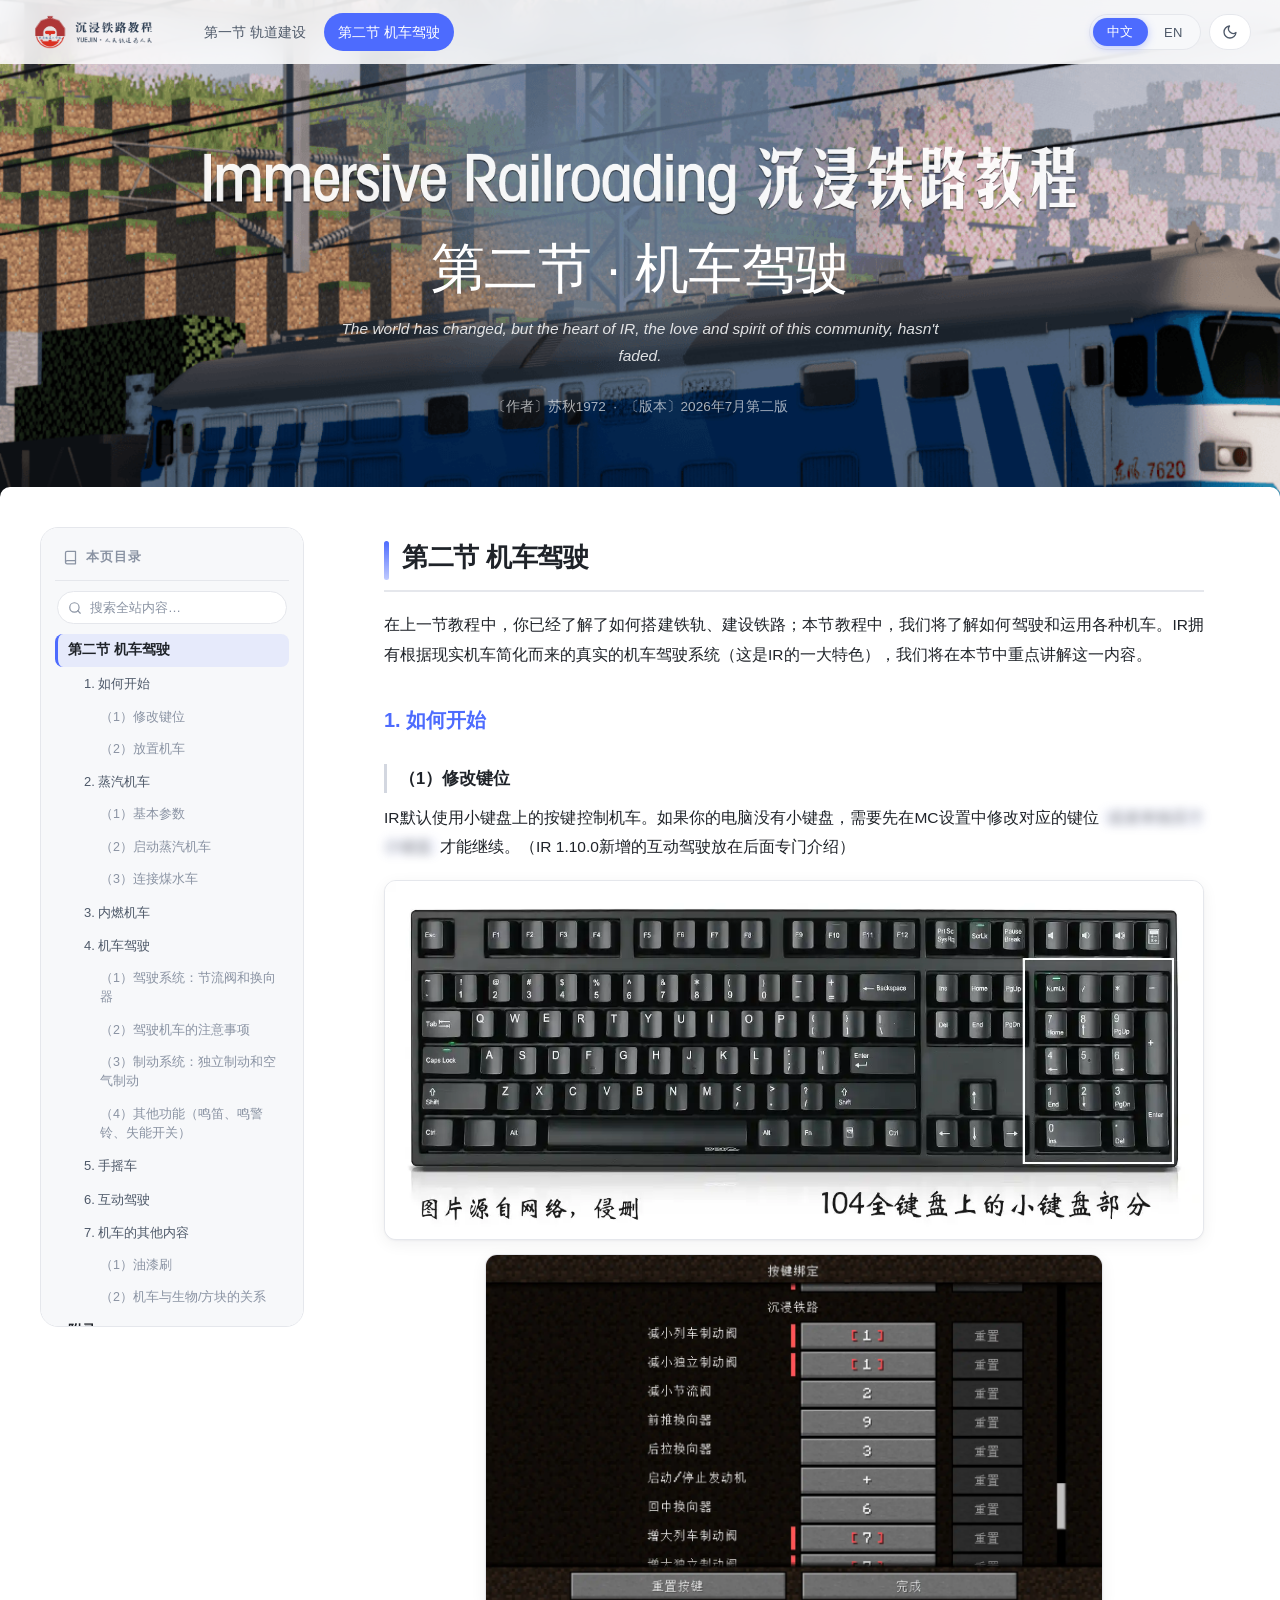
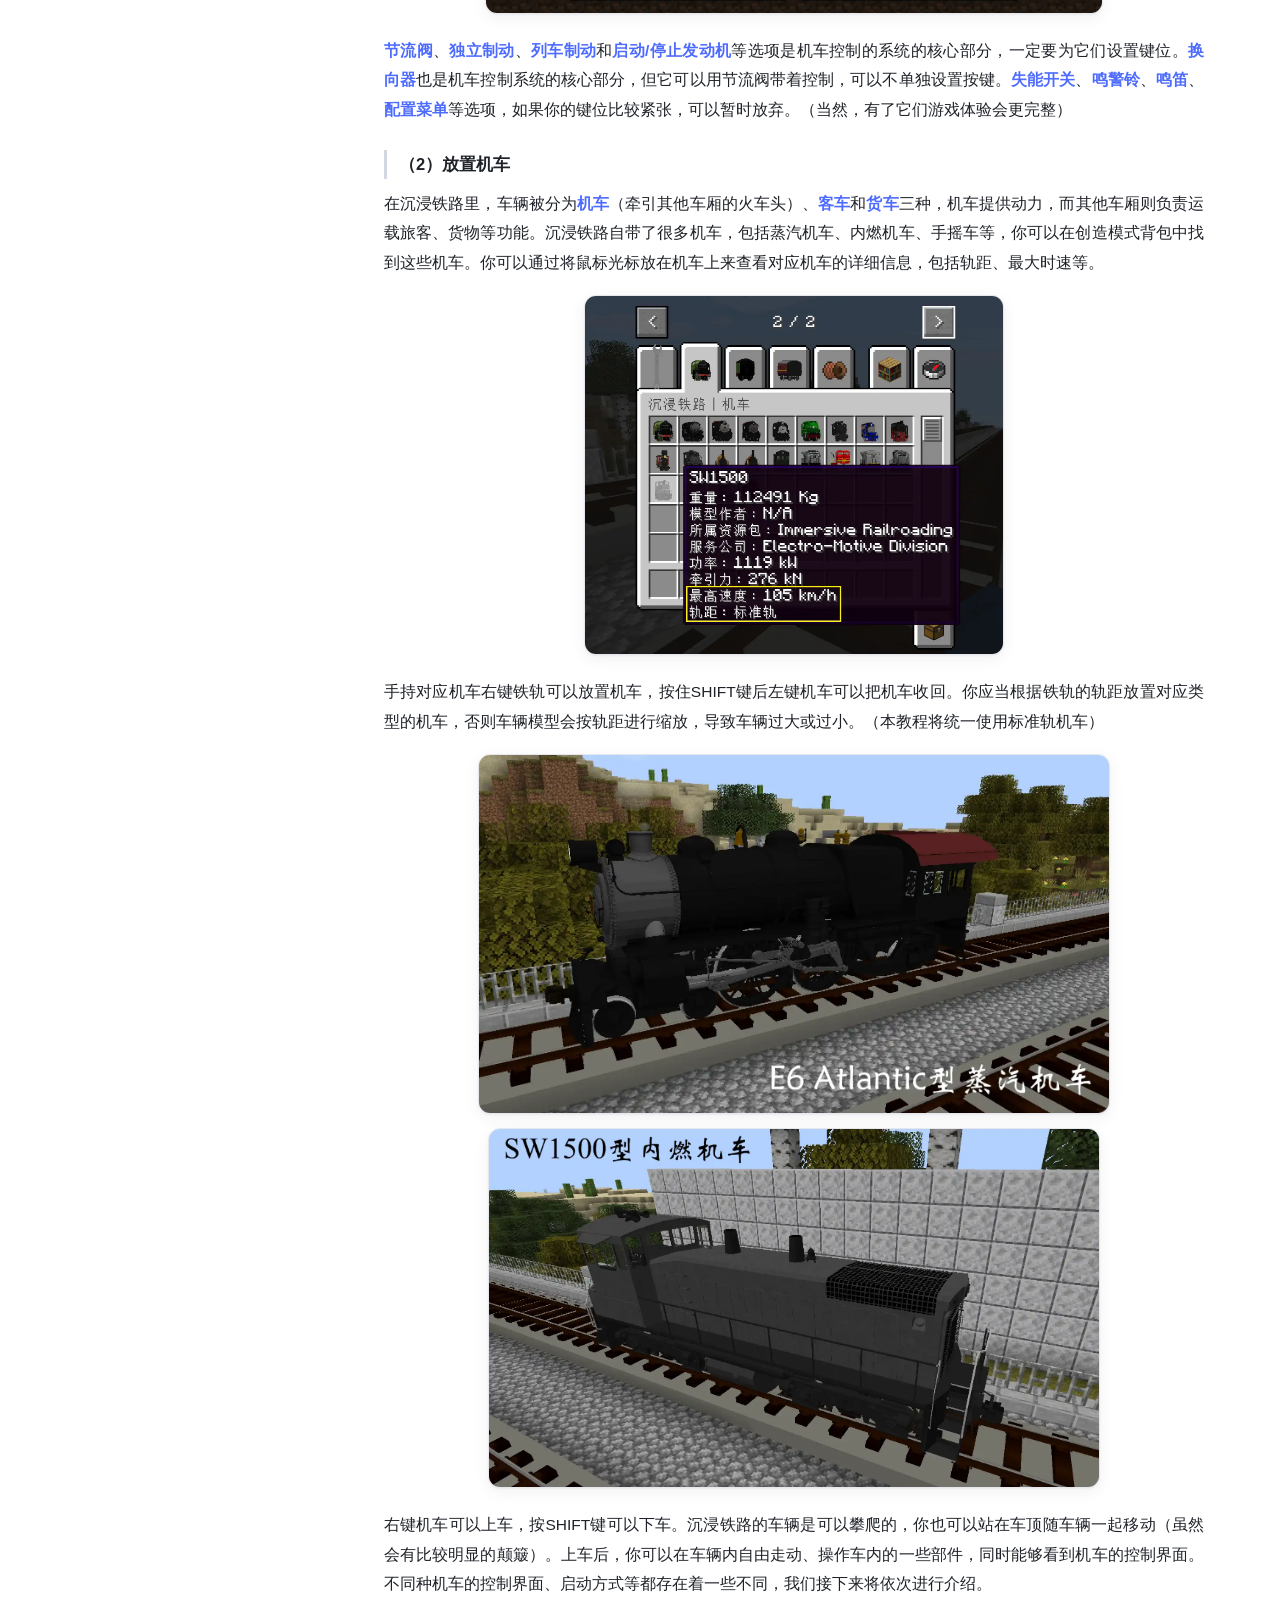
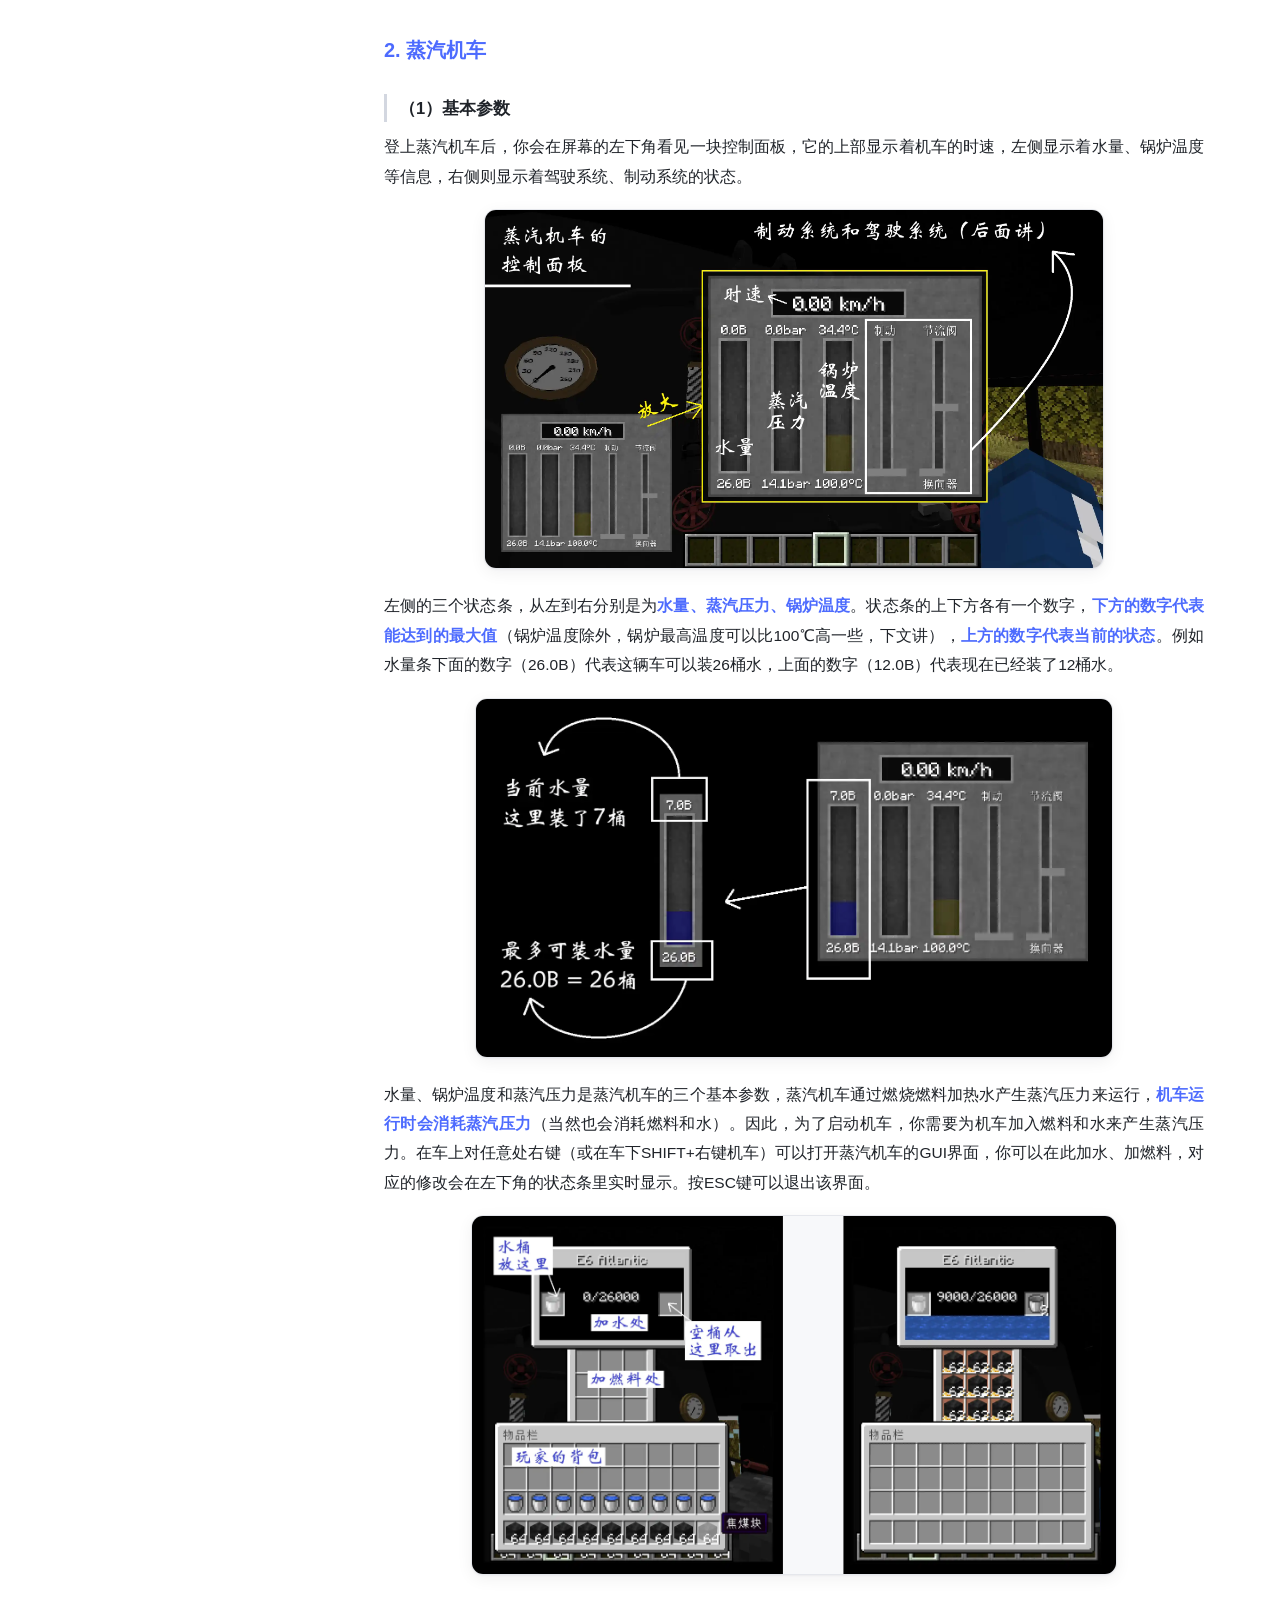
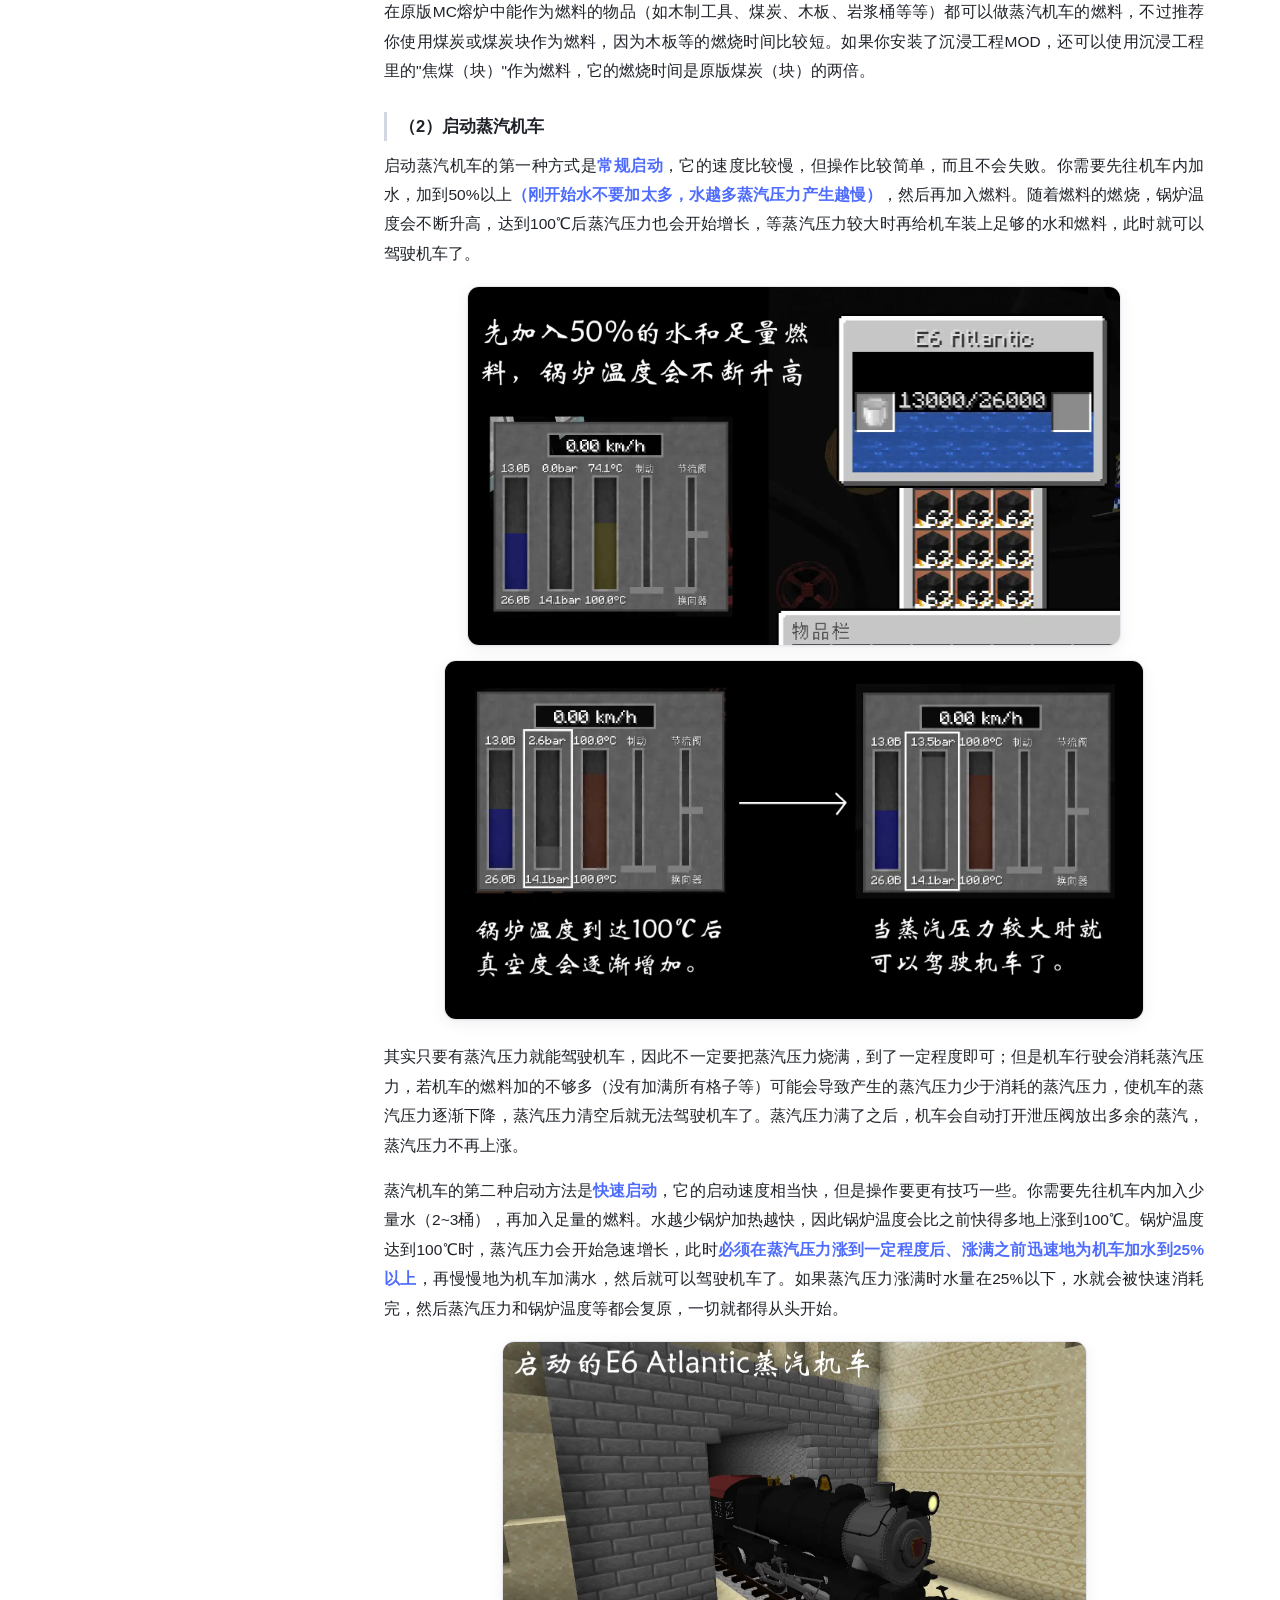
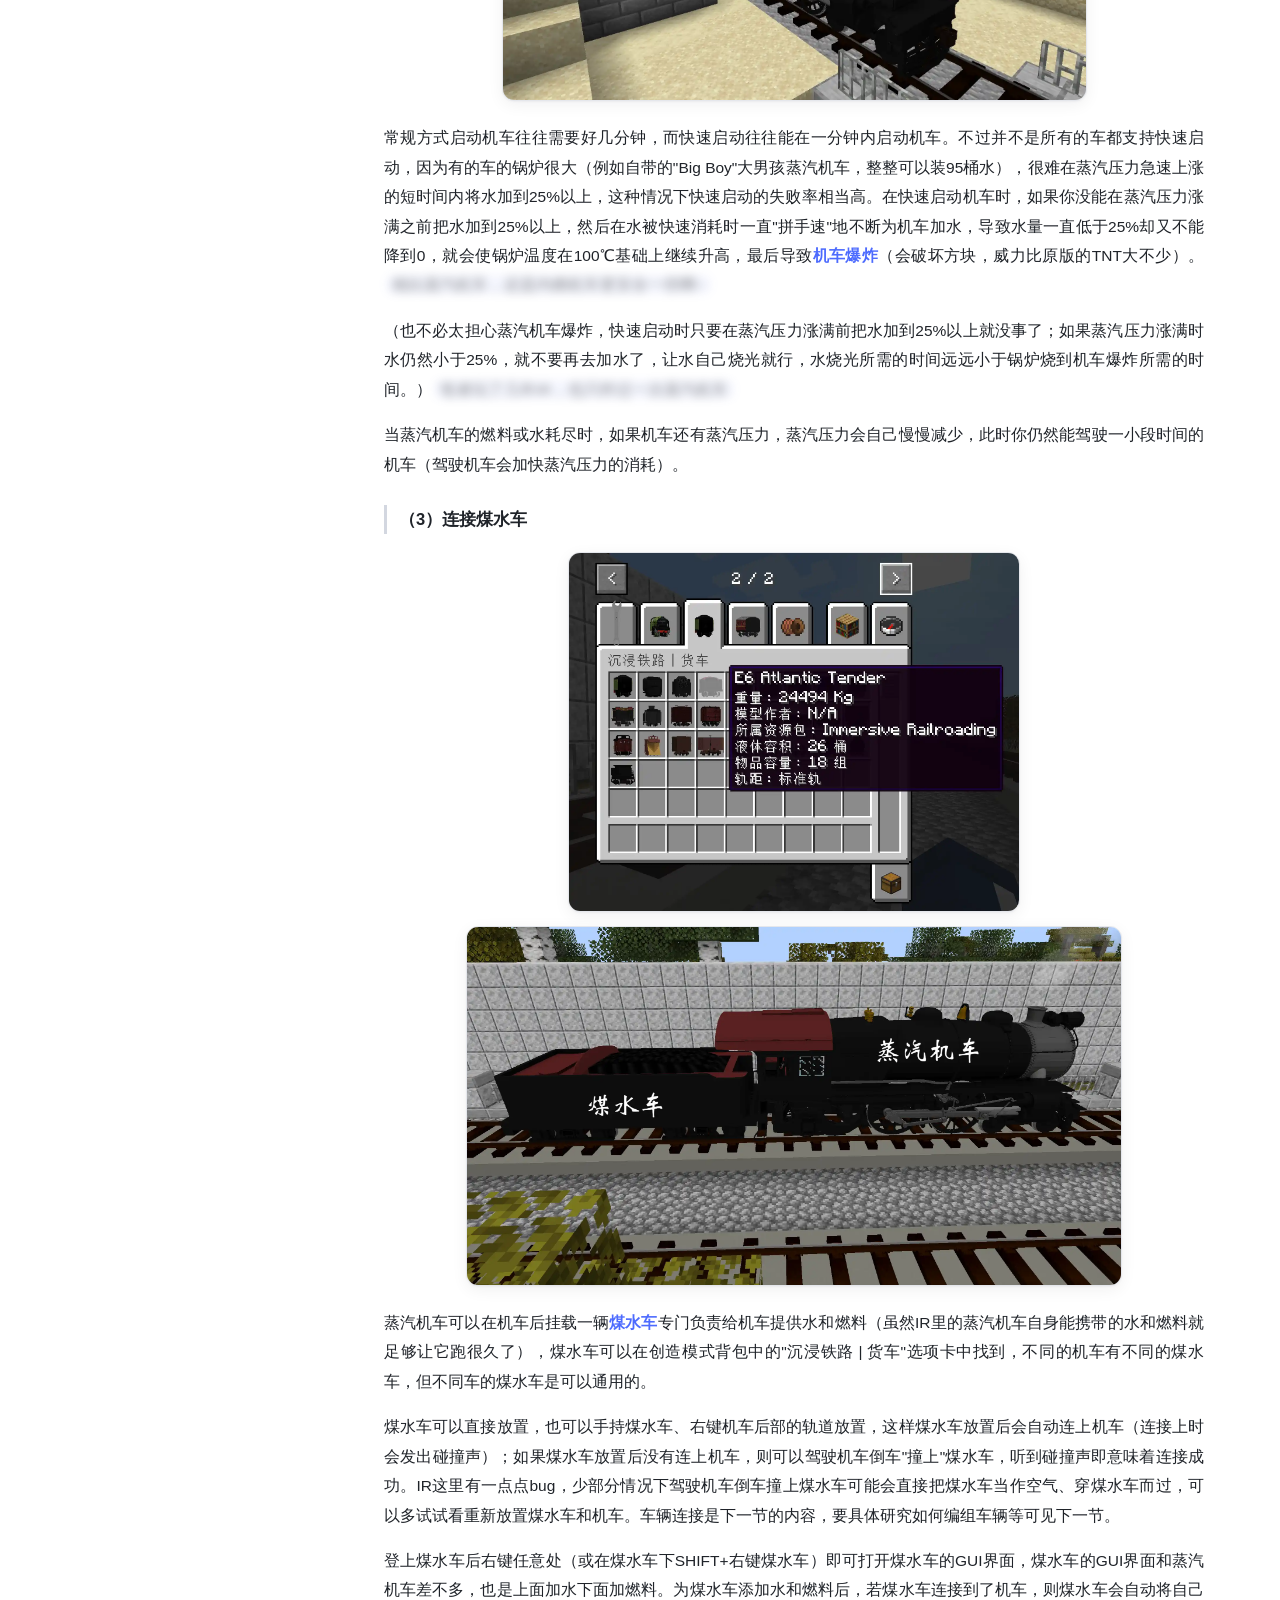
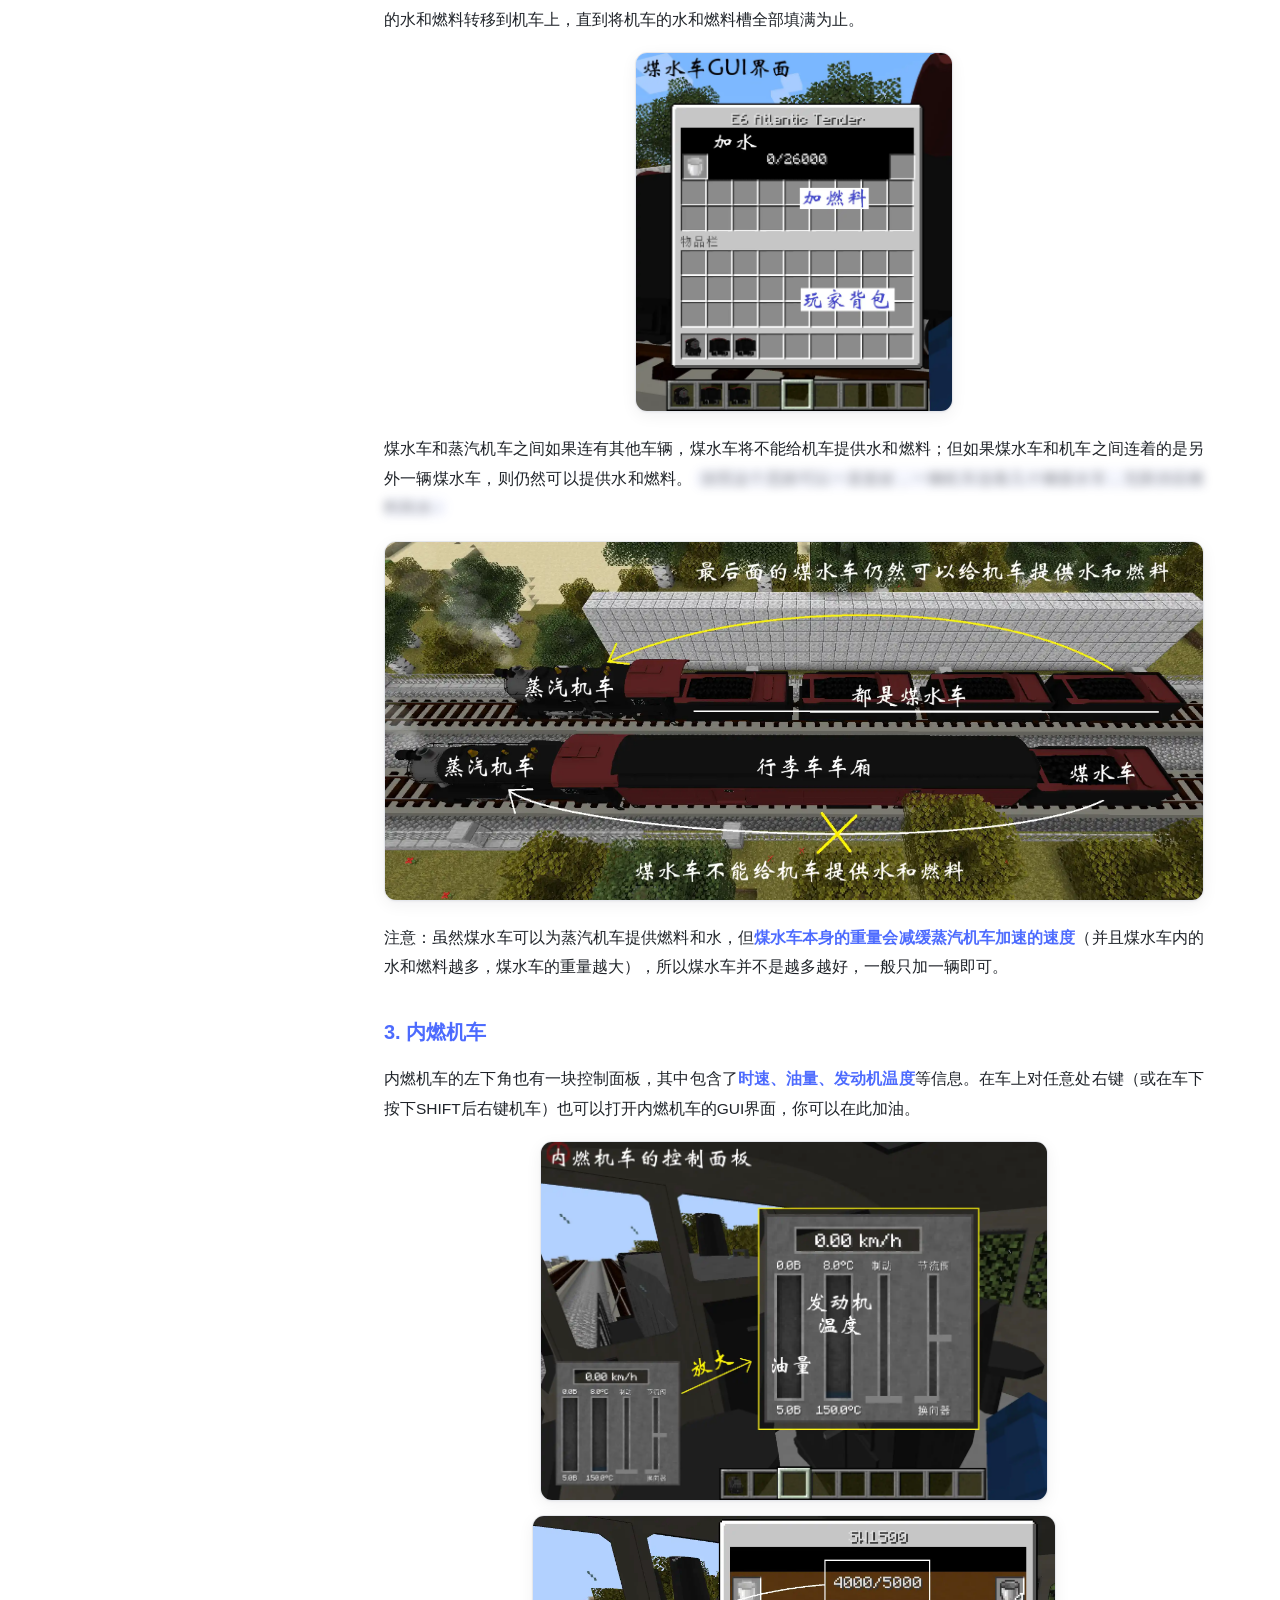
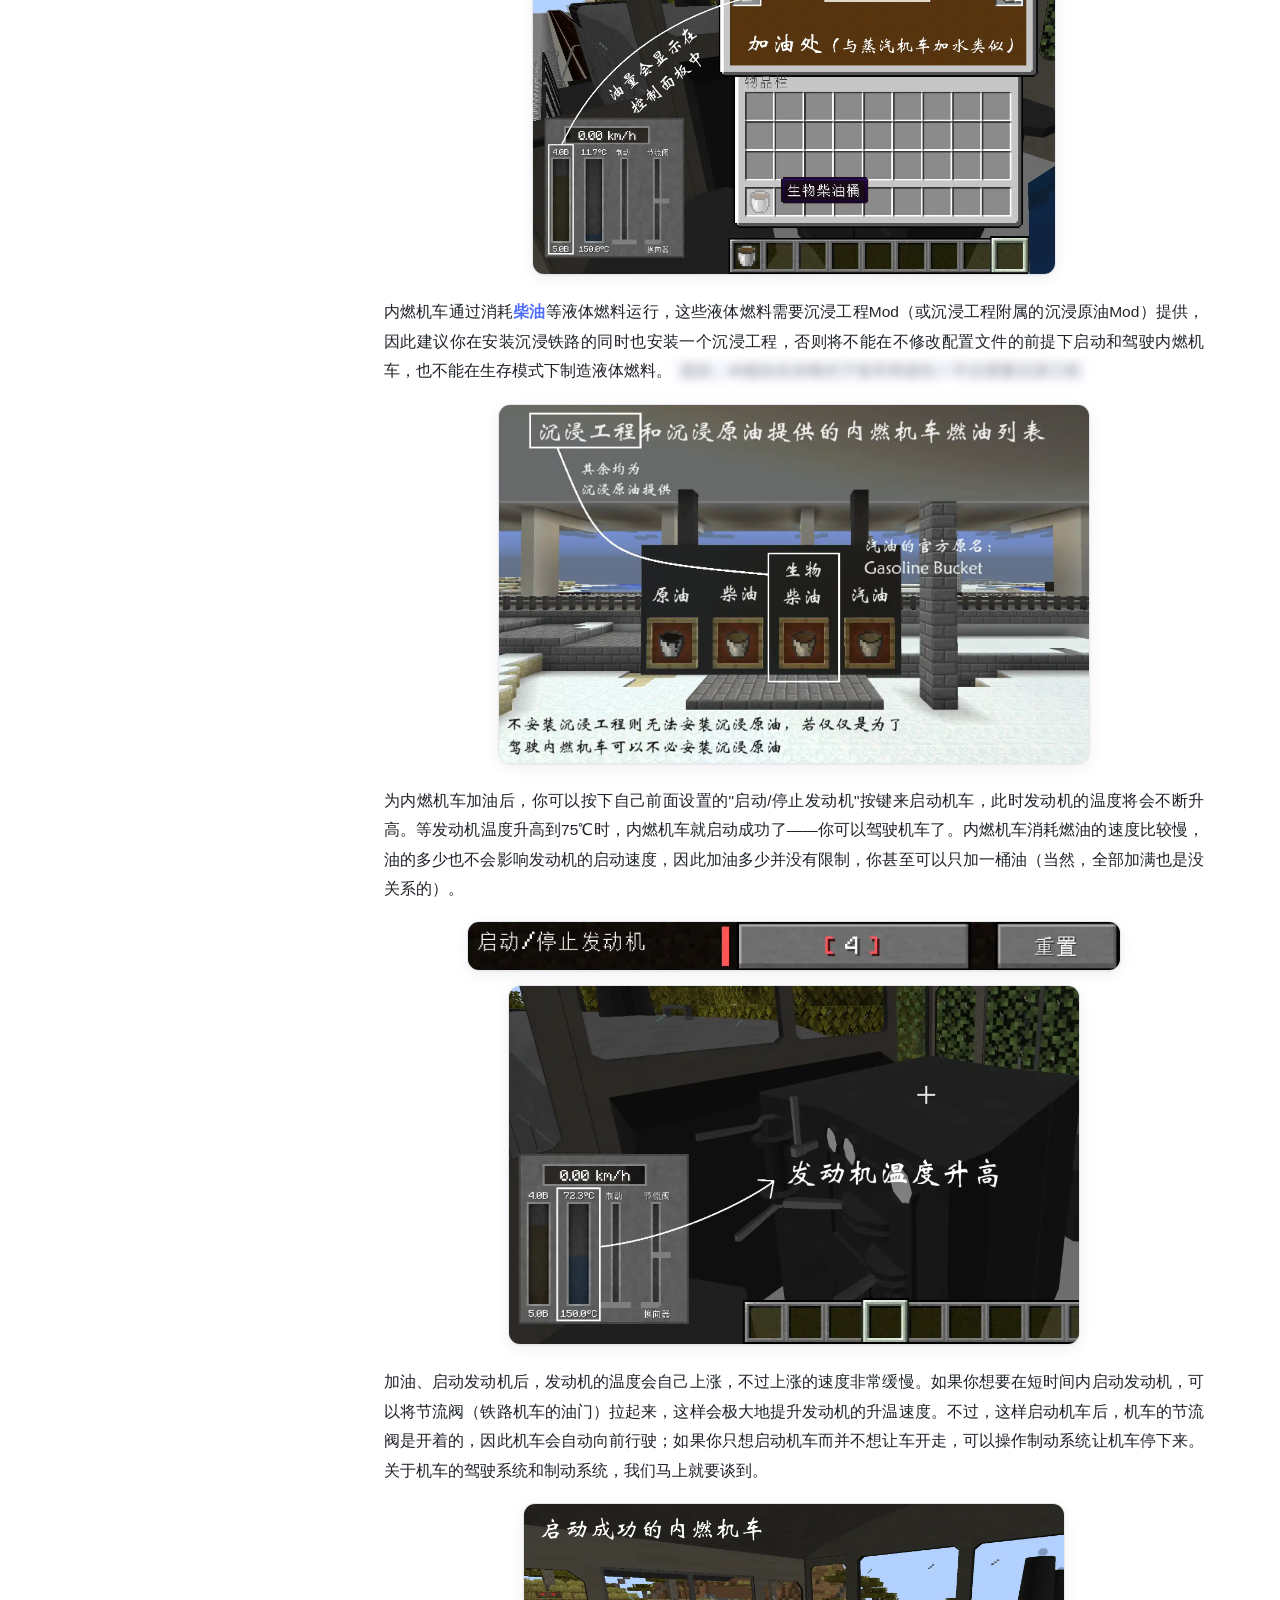
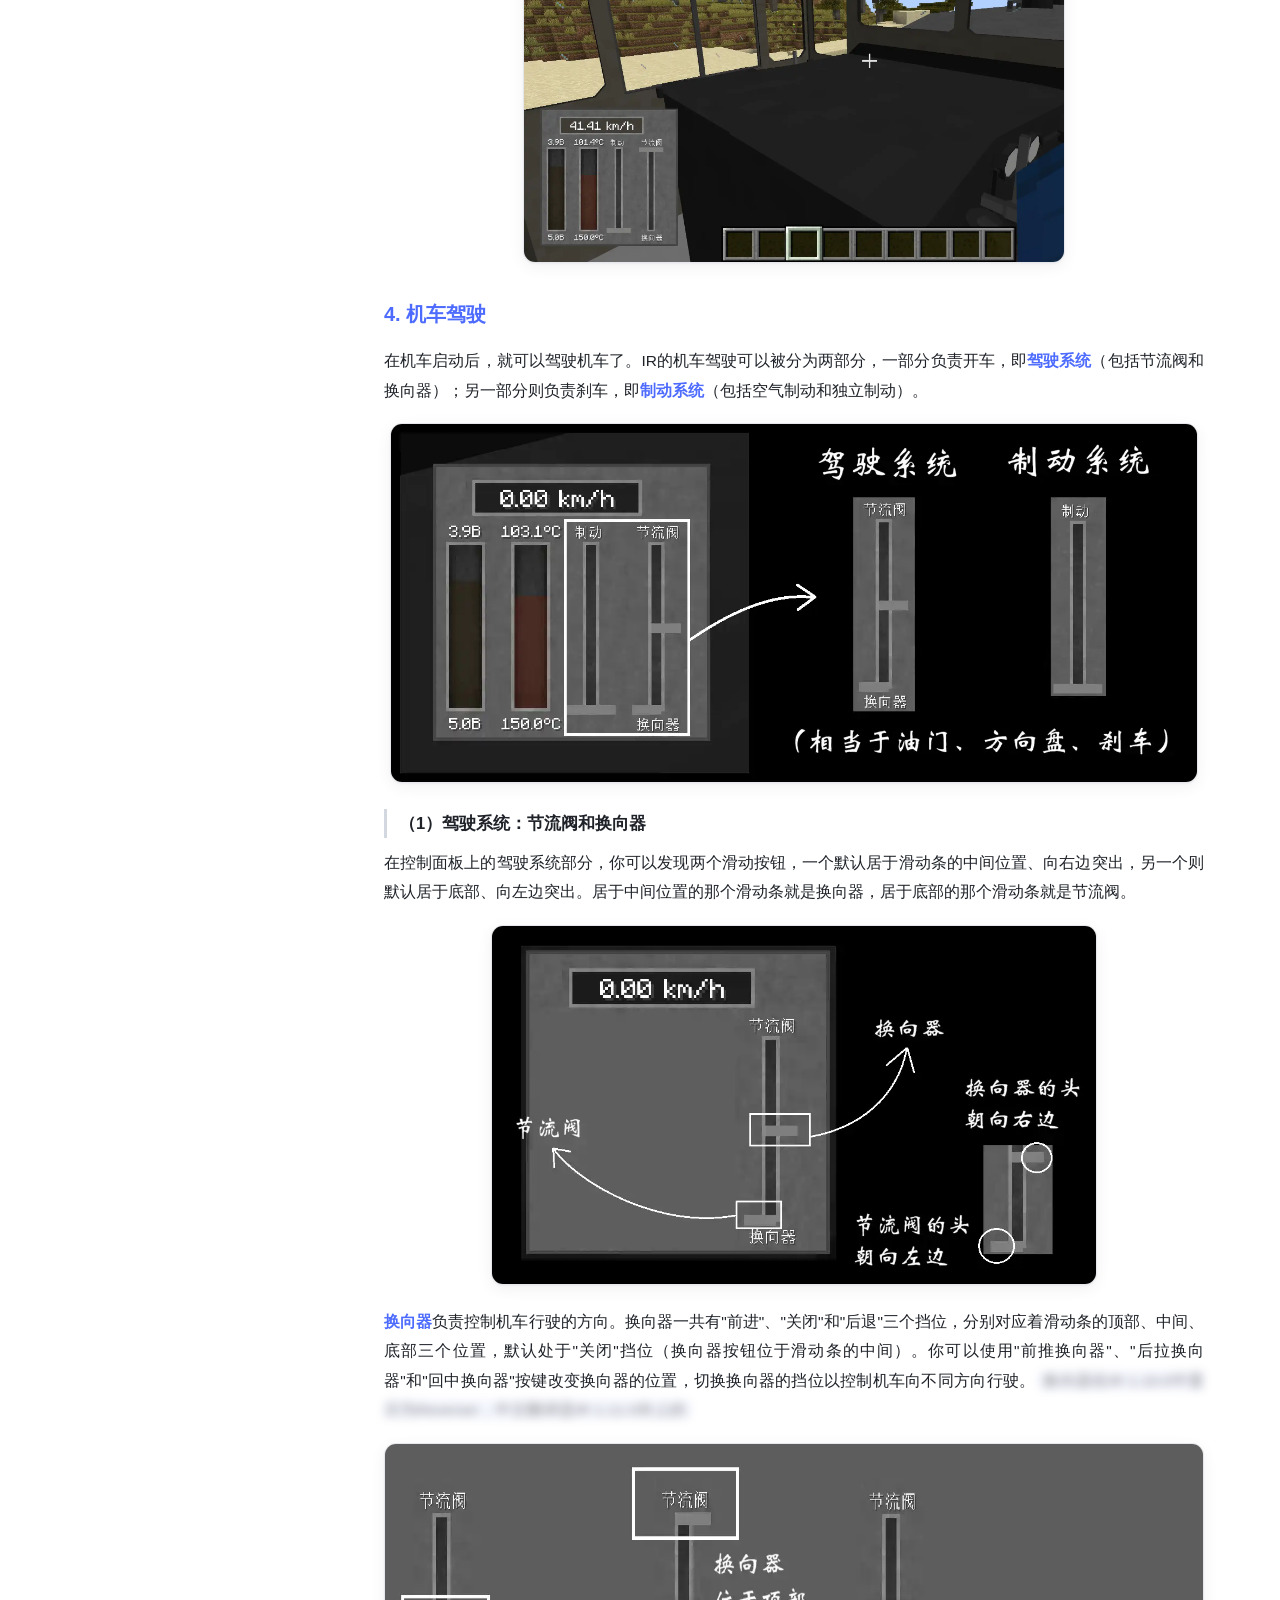
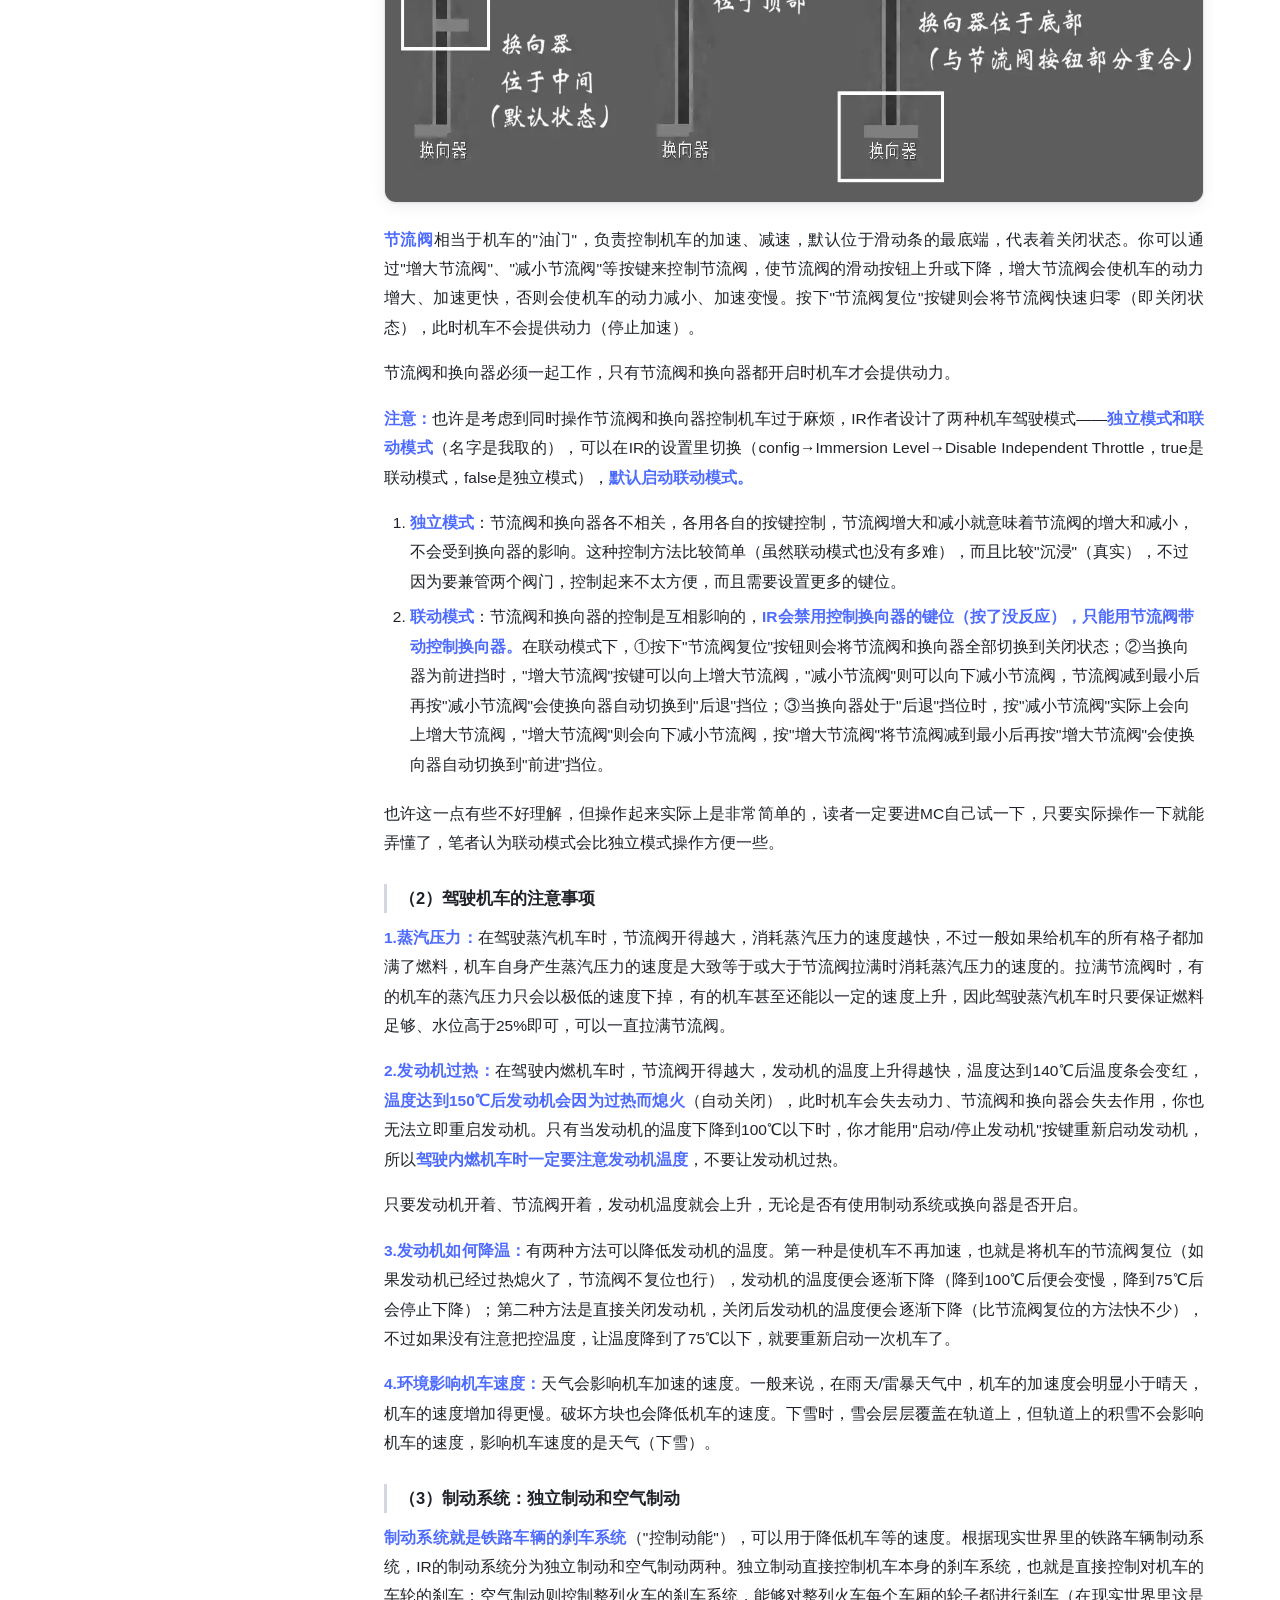
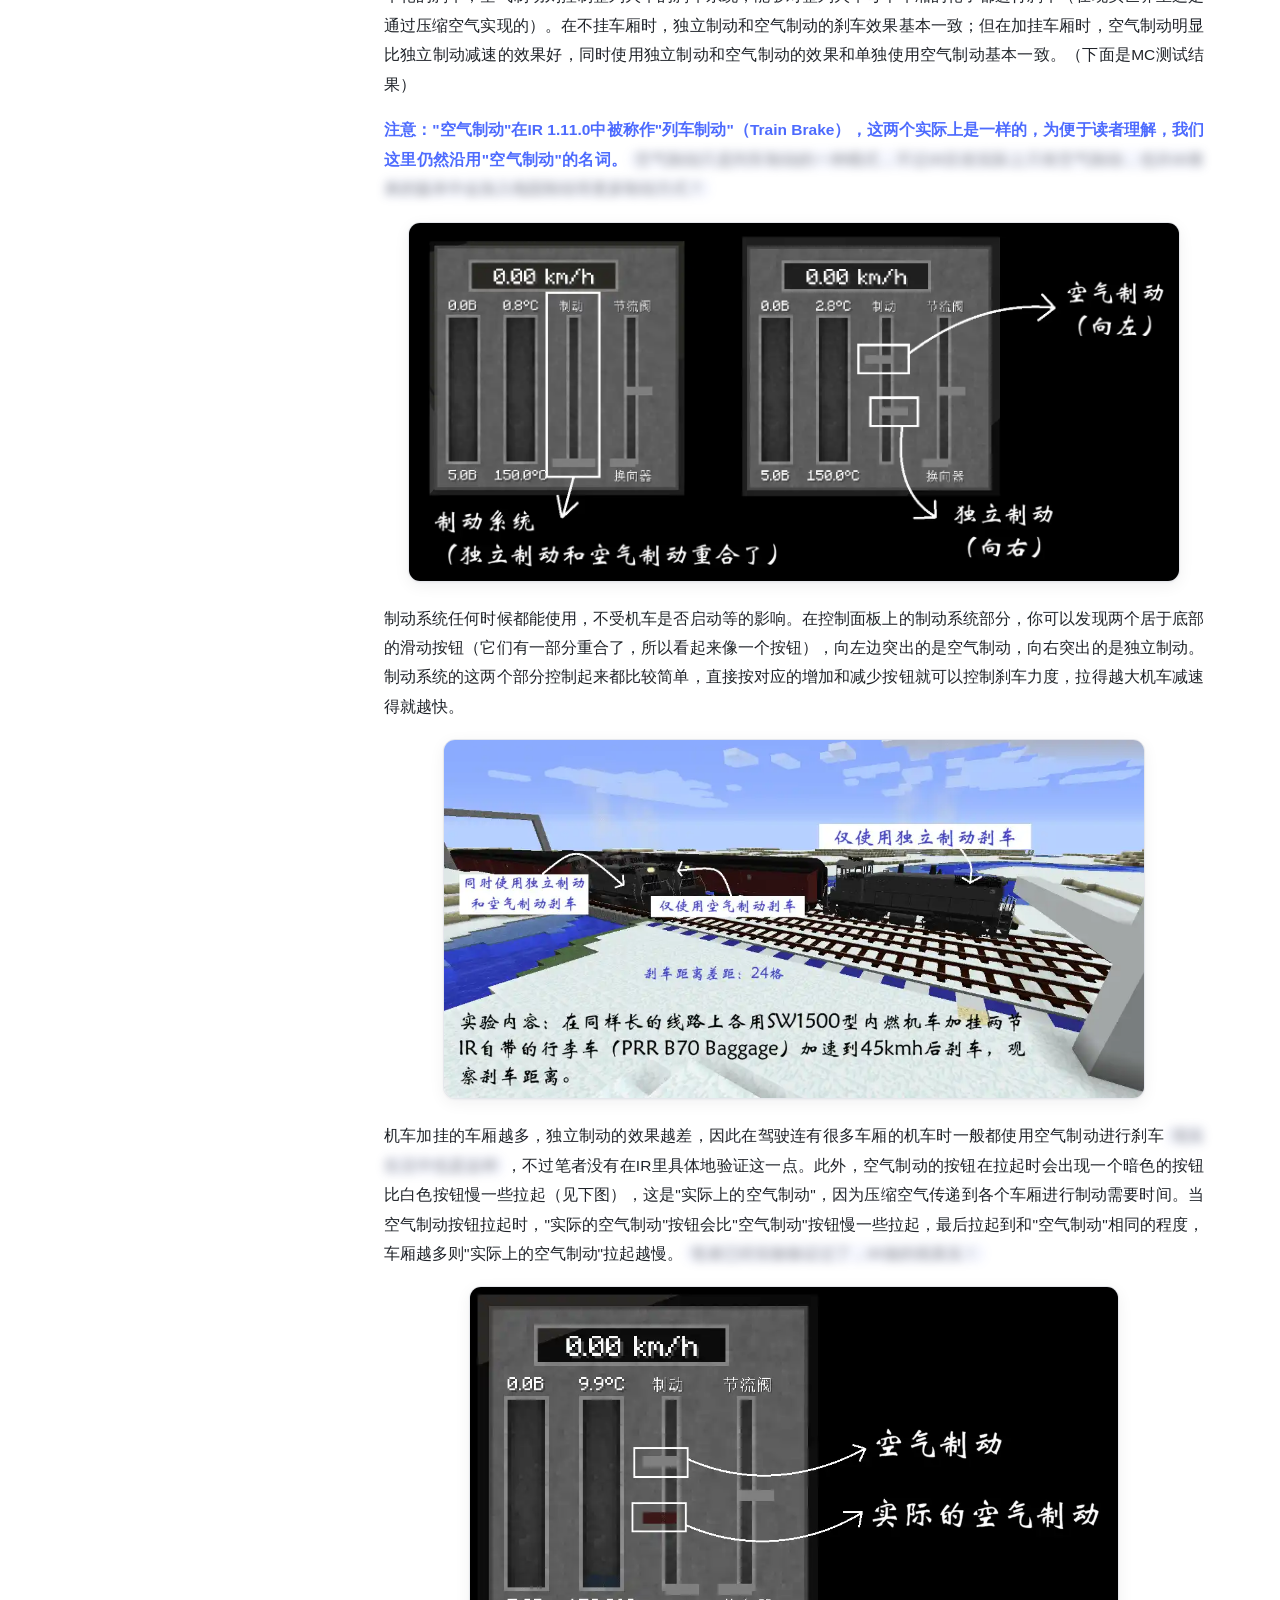
<file: page2.html>
<!DOCTYPE html>

<html lang="zh-CN" data-lang="zh">

<head>
    <meta charset="UTF-8">
    <meta name="viewport" content="width=device-width, initial-scale=1.0">
    <title data-i18n="meta.title.ch2">MC沉浸铁路(IR)模组教程 | 第二节 机车驾驶</title>
    <meta name="keywords" content="Minecraft,沉浸铁路,Immersive Railroading,IR模组,MC,IR教程,机车控制,机车驾驶,MC火车,MC铁路模组,1.20.1,1.11.0,火车模组,MC教程,苏秋1972,IR,跃进,跃进铁道工作组">
    <meta name="description" content="这是一篇Minecraft 1.20.1沉浸铁路(Immersive Railroading)模组1.11.0新版本的中文教程，旨在对铁路轨道建设、机车驾驶、列车连接、游戏配置等游戏内容作一个比较系统、全面的基础介绍，帮助MC玩家“用基于现实的物理和真实比例的火车展现真正宏伟的铁路”。你想要问的IR问题，也许这里都有解答。">
    <link rel="icon" href="assets/icon.webp">
    <link rel="stylesheet" href="./assets/main.css">

    <!-- 首屏防闪烁：CSS 应用前先按本地偏好设置主题与语言 -->
    <script>
        (function () {
            try {
                var t = localStorage.getItem('ir-theme');
                if (t !== 'light' && t !== 'dark') {
                    t = window.matchMedia('(prefers-color-scheme: dark)').matches ? 'dark' : 'light';
                }
                document.documentElement.setAttribute('data-theme', t);
                if (localStorage.getItem('ir-lang') === 'en') {
                    document.documentElement.setAttribute('data-lang', 'en');
                }
            } catch (e) { /* localStorage 不可用时静默忽略 */ }
        })();
    </script>
</head>

<body>

    <!-- 阅读进度条 -->
    <div class="progress-bar" id="progressBar"></div>

    <!-- ==================== 顶栏 ==================== -->
    <header class="site-header" id="siteHeader">
        <a class="header-brand" href="index.html">
            <img src="./assets/nav-logo.png" alt="IR Logo" class="img-light">
            <img src="./assets/nav-logo-w.png" alt="IR Logo" class="img-dark">
        </a>

        <nav class="header-nav">
            <a href="index.html" data-i18n="ui.nav.ch1">第一节 轨道建设</a>
            <a href="page2.html" class="active" data-i18n="ui.nav.ch2">第二节 机车驾驶</a>
        </nav>

        <div class="header-actions">
            <!-- 语言切换：DeepSeek 风格分段式切换器（中文 | EN），激活项高亮 -->
            <div class="locale-toggle" role="group" aria-label="语言切换 / Language">
                <button type="button" class="locale-toggle-item is-active" data-lang="zh">中文</button>
                <button type="button" class="locale-toggle-item" data-lang="en">EN</button>
            </div>

            <!-- 主题切换 -->
            <button id="themeToggle" class="icon-btn theme-toggle" type="button" title="切换深浅色主题">
                <svg class="icon-sun" viewBox="0 0 24 24" fill="none" stroke="currentColor" stroke-width="2" stroke-linecap="round" stroke-linejoin="round" aria-hidden="true">
                    <circle cx="12" cy="12" r="4"></circle>
                    <path d="M12 2v2M12 20v2M4.93 4.93l1.41 1.41M17.66 17.66l1.41 1.41M2 12h2M20 12h2M6.34 17.66l-1.41 1.41M19.07 4.93l-1.41 1.41"></path>
                </svg>
                <svg class="icon-moon" viewBox="0 0 24 24" fill="none" stroke="currentColor" stroke-width="2" stroke-linecap="round" stroke-linejoin="round" aria-hidden="true">
                    <path d="M21 12.79A9 9 0 1 1 11.21 3 7 7 0 0 0 21 12.79z"></path>
                </svg>
            </button>

            <!-- 移动端目录 -->
            <button id="tocToggle" class="icon-btn" type="button" title="目录">
                <svg viewBox="0 0 24 24" fill="none" stroke="currentColor" stroke-width="2" stroke-linecap="round" stroke-linejoin="round" aria-hidden="true">
                    <line x1="8" y1="6" x2="21" y2="6"></line>
                    <line x1="8" y1="12" x2="21" y2="12"></line>
                    <line x1="8" y1="18" x2="21" y2="18"></line>
                    <line x1="3" y1="6" x2="3.01" y2="6"></line>
                    <line x1="3" y1="12" x2="3.01" y2="12"></line>
                    <line x1="3" y1="18" x2="3.01" y2="18"></line>
                </svg>
                <span data-i18n="ui.toc.open">目录</span>
            </button>
        </div>
    </header>

    <!-- ==================== 英雄区 ==================== -->
    <section class="hero">
        <div class="hero-inner">
            <!-- 模组横幅图（hero 固定浅色表现，始终使用白色版 ir.png） -->
            <div class="hero-banner">
                <img src="assets/ir.png" alt="Immersive Railroading">
            </div>

            <h1 data-i18n="ch2.title">第二节 · 机车驾驶</h1>

            <p class="hero-quote" data-i18n="ui.hero.quote">The world has changed, but the heart of IR, the love and spirit of this community, hasn't faded.</p>

            <p class="hero-meta">
                <span data-i18n="ui.hero.meta">〔作者〕苏秋1972&nbsp;&nbsp;·&nbsp;&nbsp;〔版本〕2026年7月第二版</span>
            </p>
        </div>
    </section>

    <!-- ==================== 主体 ==================== -->
    <div class="page-layout">

        <!-- 侧边目录 -->
        <aside class="toc-sidebar" id="tocSidebar">
            <div class="toc-title">
                <svg viewBox="0 0 24 24" fill="none" stroke="currentColor" stroke-width="2" stroke-linecap="round" stroke-linejoin="round" aria-hidden="true">
                    <path d="M4 19.5A2.5 2.5 0 0 1 6.5 17H20"></path>
                    <path d="M6.5 2H20v20H6.5A2.5 2.5 0 0 1 4 19.5v-15A2.5 2.5 0 0 1 6.5 2z"></path>
                </svg>
                <span data-i18n="ui.toc.title">本页目录</span>
            </div>

            <!-- 全站内容搜索：输入关键词实时匹配标题与正文（中/英文均可） -->
            <div class="search-box">
                <svg class="search-icon" viewBox="0 0 24 24" fill="none" stroke="currentColor" stroke-width="2" stroke-linecap="round" stroke-linejoin="round" aria-hidden="true">
                    <circle cx="11" cy="11" r="8"></circle>
                    <line x1="21" y1="21" x2="16.65" y2="16.65"></line>
                </svg>
                <input type="search" id="searchInput" placeholder="搜索全站内容…" autocomplete="off" aria-label="全站搜索">
            </div>
            <!-- 搜索结果列表（有输入时显示，并临时隐藏目录） -->
            <div class="search-results" id="searchResults"></div>

            <nav class="toc-mobile-nav">
                <a href="index.html" data-i18n="ui.nav.ch1">第一节 轨道建设</a>
                <a href="page2.html" class="active" data-i18n="ui.nav.ch2">第二节 机车驾驶</a>
            </nav>

            <nav class="toc-list" id="tocList"></nav>
        </aside>

        <div class="toc-mask" id="tocMask"></div>

        <!-- ==================== 正文（完整保留原教程内容） ==================== -->
        <article class="article" id="article">

            <!-- ===== 第二节 机车驾驶 ===== -->
            <h2 id="sec1" data-i18n="ch2.s1.title">第二节 机车驾驶</h2>
            <p data-i18n="ch2.s1.p1">在上一节教程中，你已经了解了如何搭建铁轨、建设铁路；本节教程中，我们将了解如何驾驶和运用各种机车。IR拥有根据现实机车简化而来的真实的机车驾驶系统（这是IR的一大特色），我们将在本节中重点讲解这一内容。</p>

            <!-- ===== 1. 如何开始 ===== -->
            <h3 id="sec1-1" data-i18n="ch2.s1.b1.title">1. 如何开始</h3>

            <!-- ---- （1）修改键位 ---- -->
            <h4 id="sec1-1-1" data-i18n="ch2.s1.b1.h4.1">（1）修改键位</h4>
            <p><span data-i18n="ch2.s1.b1.h4.1p1a">IR默认使用小键盘上的按键控制机车。如果你的电脑没有小键盘，需要先在MC设置中修改对应的键位</span><span class="tucao" data-i18n="ch2.s1.b1.h4.1p1t">或者单独买个小键盘</span><span data-i18n="ch2.s1.b1.h4.1p1b">才能继续。（IR 1.10.0新增的互动驾驶放在后面专门介绍）</span></p>
            <div class="imgblock">
                <img src="assets/img2/1.webp" alt="" loading="lazy">
                <img src="assets/img2/2.webp" alt="" loading="lazy">
            </div>
            <p><strong data-i18n="ch2.s1.b1.h4.1p2a">节流阀</strong><span data-i18n="ch2.s1.b1.h4.1p2b">、</span><strong data-i18n="ch2.s1.b1.h4.1p2c">独立制动</strong><span data-i18n="ch2.s1.b1.h4.1p2d">、</span><strong data-i18n="ch2.s1.b1.h4.1p2e">列车制动</strong><span data-i18n="ch2.s1.b1.h4.1p2f">和</span><strong data-i18n="ch2.s1.b1.h4.1p2g">启动/停止发动机</strong><span data-i18n="ch2.s1.b1.h4.1p2h">等选项是机车控制的系统的核心部分，一定要为它们设置键位。</span><strong data-i18n="ch2.s1.b1.h4.1p2i">换向器</strong><span data-i18n="ch2.s1.b1.h4.1p2j">也是机车控制系统的核心部分，但它可以用节流阀带着控制，可以不单独设置按键。</span><strong data-i18n="ch2.s1.b1.h4.1p2k">失能开关</strong><span data-i18n="ch2.s1.b1.h4.1p2l">、</span><strong data-i18n="ch2.s1.b1.h4.1p2m">鸣警铃</strong><span data-i18n="ch2.s1.b1.h4.1p2n">、</span><strong data-i18n="ch2.s1.b1.h4.1p2o">鸣笛</strong><span data-i18n="ch2.s1.b1.h4.1p2p">、</span><strong data-i18n="ch2.s1.b1.h4.1p2q">配置菜单</strong><span data-i18n="ch2.s1.b1.h4.1p2r">等选项，如果你的键位比较紧张，可以暂时放弃。（当然，有了它们游戏体验会更完整）</span></p>

            <!-- ---- （2）放置机车 ---- -->
            <h4 id="sec1-1-2" data-i18n="ch2.s1.b1.h4.2">（2）放置机车</h4>
            <p><span data-i18n="ch2.s1.b1.h4.2p1a">在沉浸铁路里，车辆被分为</span><strong data-i18n="ch2.s1.b1.h4.2p1b">机车</strong><span data-i18n="ch2.s1.b1.h4.2p1c">（牵引其他车厢的火车头）、</span><strong data-i18n="ch2.s1.b1.h4.2p1d">客车</strong><span data-i18n="ch2.s1.b1.h4.2p1e">和</span><strong data-i18n="ch2.s1.b1.h4.2p1f">货车</strong><span data-i18n="ch2.s1.b1.h4.2p1g">三种，机车提供动力，而其他车厢则负责运载旅客、货物等功能。沉浸铁路自带了很多机车，包括蒸汽机车、内燃机车、手摇车等，你可以在创造模式背包中找到这些机车。你可以通过将鼠标光标放在机车上来查看对应机车的详细信息，包括轨距、最大时速等。</span></p>
            <div class="imgblock">
                <img src="assets/img2/3.webp" alt="" loading="lazy">
            </div>
            <p data-i18n="ch2.s1.b1.h4.2p2">手持对应机车右键铁轨可以放置机车，按住SHIFT键后左键机车可以把机车收回。你应当根据铁轨的轨距放置对应类型的机车，否则车辆模型会按轨距进行缩放，导致车辆过大或过小。（本教程将统一使用标准轨机车）</p>
            <div class="imgblock">
                <img src="assets/img2/4.webp" alt="" loading="lazy">
                <img src="assets/img2/5.webp" alt="" loading="lazy">
            </div>
            <p data-i18n="ch2.s1.b1.h4.2p3">右键机车可以上车，按SHIFT键可以下车。沉浸铁路的车辆是可以攀爬的，你也可以站在车顶随车辆一起移动（虽然会有比较明显的颠簸）。上车后，你可以在车辆内自由走动、操作车内的一些部件，同时能够看到机车的控制界面。不同种机车的控制界面、启动方式等都存在着一些不同，我们接下来将依次进行介绍。</p>

            <!-- ===== 2. 蒸汽机车 ===== -->
            <h3 id="sec1-2" data-i18n="ch2.s2.title">2. 蒸汽机车</h3>

            <!-- ---- （1）基本参数 ---- -->
            <h4 id="sec1-2-1" data-i18n="ch2.s2.b1.h4.1">（1）基本参数</h4>
            <p data-i18n="ch2.s2.b1.h4.1p1">登上蒸汽机车后，你会在屏幕的左下角看见一块控制面板，它的上部显示着机车的时速，左侧显示着水量、锅炉温度等信息，右侧则显示着驾驶系统、制动系统的状态。</p>
            <div class="imgblock">
                <img src="assets/img2/6.webp" alt="" loading="lazy">
            </div>
            <p><span data-i18n="ch2.s2.b1.h4.1p2a">左侧的三个状态条，从左到右分别是为</span><strong data-i18n="ch2.s2.b1.h4.1p2b">水量、蒸汽压力、锅炉温度</strong><span data-i18n="ch2.s2.b1.h4.1p2c">。状态条的上下方各有一个数字，</span><strong data-i18n="ch2.s2.b1.h4.1p2d">下方的数字代表能达到的最大值</strong><span data-i18n="ch2.s2.b1.h4.1p2e">（锅炉温度除外，锅炉最高温度可以比100℃高一些，下文讲），</span><strong data-i18n="ch2.s2.b1.h4.1p2f">上方的数字代表当前的状态</strong><span data-i18n="ch2.s2.b1.h4.1p2g">。例如水量条下面的数字（26.0B）代表这辆车可以装26桶水，上面的数字（12.0B）代表现在已经装了12桶水。</span></p>
            <div class="imgblock">
                <img src="assets/img2/7.webp" alt="" loading="lazy">
            </div>
            <p><span data-i18n="ch2.s2.b1.h4.1p3a">水量、锅炉温度和蒸汽压力是蒸汽机车的三个基本参数，蒸汽机车通过燃烧燃料加热水产生蒸汽压力来运行，</span><strong data-i18n="ch2.s2.b1.h4.1p3b">机车运行时会消耗蒸汽压力</strong><span data-i18n="ch2.s2.b1.h4.1p3c">（当然也会消耗燃料和水）。因此，为了启动机车，你需要为机车加入燃料和水来产生蒸汽压力。在车上对任意处右键（或在车下SHIFT+右键机车）可以打开蒸汽机车的GUI界面，你可以在此加水、加燃料，对应的修改会在左下角的状态条里实时显示。按ESC键可以退出该界面。</span></p>
            <div class="imgblock">
                <img src="assets/img2/8.webp" alt="" loading="lazy">
            </div>
            <p data-i18n="ch2.s2.b1.h4.1p4">在原版MC熔炉中能作为燃料的物品（如木制工具、煤炭、木板、岩浆桶等等）都可以做蒸汽机车的燃料，不过推荐你使用煤炭或煤炭块作为燃料，因为木板等的燃烧时间比较短。如果你安装了沉浸工程MOD，还可以使用沉浸工程里的"焦煤（块）"作为燃料，它的燃烧时间是原版煤炭（块）的两倍。</p>

            <!-- ---- （2）启动蒸汽机车 ---- -->
            <h4 id="sec1-2-2" data-i18n="ch2.s2.b1.h4.2">（2）启动蒸汽机车</h4>
            <p><span data-i18n="ch2.s2.b1.h4.2p1a">启动蒸汽机车的第一种方式是</span><strong data-i18n="ch2.s2.b1.h4.2p1b">常规启动</strong><span data-i18n="ch2.s2.b1.h4.2p1c">，它的速度比较慢，但操作比较简单，而且不会失败。你需要先往机车内加水，加到50%以上</span><strong data-i18n="ch2.s2.b1.h4.2p1d">（刚开始水不要加太多，水越多蒸汽压力产生越慢）</strong><span data-i18n="ch2.s2.b1.h4.2p1e">，然后再加入燃料。随着燃料的燃烧，锅炉温度会不断升高，达到100℃后蒸汽压力也会开始增长，等蒸汽压力较大时再给机车装上足够的水和燃料，此时就可以驾驶机车了。</span></p>
            <div class="imgblock">
                <img src="assets/img2/9.webp" alt="" loading="lazy">
                <img src="assets/img2/10.webp" alt="" loading="lazy">
            </div>
            <p data-i18n="ch2.s2.b1.h4.2p2">其实只要有蒸汽压力就能驾驶机车，因此不一定要把蒸汽压力烧满，到了一定程度即可；但是机车行驶会消耗蒸汽压力，若机车的燃料加的不够多（没有加满所有格子等）可能会导致产生的蒸汽压力少于消耗的蒸汽压力，使机车的蒸汽压力逐渐下降，蒸汽压力清空后就无法驾驶机车了。蒸汽压力满了之后，机车会自动打开泄压阀放出多余的蒸汽，蒸汽压力不再上涨。</p>
            <p><span data-i18n="ch2.s2.b1.h4.2p3a">蒸汽机车的第二种启动方法是</span><strong data-i18n="ch2.s2.b1.h4.2p3b">快速启动</strong><span data-i18n="ch2.s2.b1.h4.2p3c">，它的启动速度相当快，但是操作要更有技巧一些。你需要先往机车内加入少量水（2~3桶），再加入足量的燃料。水越少锅炉加热越快，因此锅炉温度会比之前快得多地上涨到100℃。锅炉温度达到100℃时，蒸汽压力会开始急速增长，此时</span><strong data-i18n="ch2.s2.b1.h4.2p3d">必须在蒸汽压力涨到一定程度后、涨满之前迅速地为机车加水到25%以上</strong><span data-i18n="ch2.s2.b1.h4.2p3e">，再慢慢地为机车加满水，然后就可以驾驶机车了。如果蒸汽压力涨满时水量在25%以下，水就会被快速消耗完，然后蒸汽压力和锅炉温度等都会复原，一切就都得从头开始。</span></p>
            <div class="imgblock">
                <img src="assets/img2/11.webp" alt="" loading="lazy">
            </div>
            <p><span data-i18n="ch2.s2.b1.h4.2p4a">常规方式启动机车往往需要好几分钟，而快速启动往往能在一分钟内启动机车。不过并不是所有的车都支持快速启动，因为有的车的锅炉很大（例如自带的"Big Boy"大男孩蒸汽机车，整整可以装95桶水），很难在蒸汽压力急速上涨的短时间内将水加到25%以上，这种情况下快速启动的失败率相当高。在快速启动机车时，如果你没能在蒸汽压力涨满之前把水加到25%以上，然后在水被快速消耗时一直"拼手速"地不断为机车加水，导致水量一直低于25%却又不能降到0，就会使锅炉温度在100℃基础上继续升高，最后导致</span><strong data-i18n="ch2.s2.b1.h4.2p4b">机车爆炸</strong><span data-i18n="ch2.s2.b1.h4.2p4c">（会破坏方块，威力比原版的TNT大不少）。</span><span class="tucao" data-i18n="ch2.s2.b1.h4.2p4t">相比蒸汽机车，还是内燃机车更安全一些啊~</span></p>
            <p><span data-i18n="ch2.s2.b1.h4.2p5a">（也不必太担心蒸汽机车爆炸，快速启动时只要在蒸汽压力涨满前把水加到25%以上就没事了；如果蒸汽压力涨满时水仍然小于25%，就不要再去加水了，让水自己烧光就行，水烧光所需的时间远远小于锅炉烧到机车爆炸所需的时间。）</span><span class="tucao" data-i18n="ch2.s2.b1.h4.2p5t">笔者玩了几年IR，也只炸过一次蒸汽机车</span></p>
            <p data-i18n="ch2.s2.b1.h4.2p6">当蒸汽机车的燃料或水耗尽时，如果机车还有蒸汽压力，蒸汽压力会自己慢慢减少，此时你仍然能驾驶一小段时间的机车（驾驶机车会加快蒸汽压力的消耗）。</p>

            <!-- ---- （3）连接煤水车 ---- -->
            <h4 id="sec1-2-3" data-i18n="ch2.s2.b1.h4.3">（3）连接煤水车</h4>
            <div class="imgblock">
                <img src="assets/img2/12.webp" alt="" loading="lazy">
                <img src="assets/img2/13.webp" alt="" loading="lazy">
            </div>
            <p><span data-i18n="ch2.s2.b1.h4.3p1a">蒸汽机车可以在机车后挂载一辆</span><strong data-i18n="ch2.s2.b1.h4.3p1b">煤水车</strong><span data-i18n="ch2.s2.b1.h4.3p1c">专门负责给机车提供水和燃料（虽然IR里的蒸汽机车自身能携带的水和燃料就足够让它跑很久了），煤水车可以在创造模式背包中的"沉浸铁路 | 货车"选项卡中找到，不同的机车有不同的煤水车，但不同车的煤水车是可以通用的。</span></p>
            <p data-i18n="ch2.s2.b1.h4.3p2">煤水车可以直接放置，也可以手持煤水车、右键机车后部的轨道放置，这样煤水车放置后会自动连上机车（连接上时会发出碰撞声）；如果煤水车放置后没有连上机车，则可以驾驶机车倒车"撞上"煤水车，听到碰撞声即意味着连接成功。IR这里有一点点bug，少部分情况下驾驶机车倒车撞上煤水车可能会直接把煤水车当作空气、穿煤水车而过，可以多试试看重新放置煤水车和机车。车辆连接是下一节的内容，要具体研究如何编组车辆等可见下一节。</p>
            <p data-i18n="ch2.s2.b1.h4.3p3">登上煤水车后右键任意处（或在煤水车下SHIFT+右键煤水车）即可打开煤水车的GUI界面，煤水车的GUI界面和蒸汽机车差不多，也是上面加水下面加燃料。为煤水车添加水和燃料后，若煤水车连接到了机车，则煤水车会自动将自己的水和燃料转移到机车上，直到将机车的水和燃料槽全部填满为止。</p>
            <div class="imgblock">
                <img src="assets/img2/14.webp" alt="" loading="lazy">
            </div>
            <p><span data-i18n="ch2.s2.b1.h4.3p4a">煤水车和蒸汽机车之间如果连有其他车辆，煤水车将不能给机车提供水和燃料；但如果煤水车和机车之间连着的是另外一辆煤水车，则仍然可以提供水和燃料。</span><span class="tucao" data-i18n="ch2.s2.b1.h4.3p4t">按照这个思路可以一直套娃，一辆机车连着几十辆煤水车，无限供应燃料和水~</span></p>
            <div class="imgblock">
                <img src="assets/img2/15.webp" alt="" loading="lazy">
            </div>
            <p><span data-i18n="ch2.s2.b1.h4.3p5a">注意：虽然煤水车可以为蒸汽机车提供燃料和水，但</span><strong data-i18n="ch2.s2.b1.h4.3p5b">煤水车本身的重量会减缓蒸汽机车加速的速度</strong><span data-i18n="ch2.s2.b1.h4.3p5c">（并且煤水车内的水和燃料越多，煤水车的重量越大），所以煤水车并不是越多越好，一般只加一辆即可。</span></p>

            <!-- ===== 3. 内燃机车 ===== -->
            <h3 id="sec1-3" data-i18n="ch2.s3.title">3. 内燃机车</h3>
            <p><span data-i18n="ch2.s3.p1a">内燃机车的左下角也有一块控制面板，其中包含了</span><strong data-i18n="ch2.s3.p1b">时速、油量、发动机温度</strong><span data-i18n="ch2.s3.p1c">等信息。在车上对任意处右键（或在车下按下SHIFT后右键机车）也可以打开内燃机车的GUI界面，你可以在此加油。</span></p>
            <div class="imgblock">
                <img src="assets/img2/16.webp" alt="" loading="lazy">
                <img src="assets/img2/17.webp" alt="" loading="lazy">
            </div>
            <p><span data-i18n="ch2.s3.p2a">内燃机车通过消耗</span><strong data-i18n="ch2.s3.p2b">柴油</strong><span data-i18n="ch2.s3.p2c">等液体燃料运行，这些液体燃料需要沉浸工程Mod（或沉浸工程附属的沉浸原油Mod）提供，因此建议你在安装沉浸铁路的同时也安装一个沉浸工程，否则将不能在不修改配置文件的前提下启动和驾驶内燃机车，也不能在生存模式下制造液体燃料。</span><span class="tucao" data-i18n="ch2.s3.p2t">是的，IR能在生存模式下造车和游玩！不过需要沉浸工程</span></p>
            <div class="imgblock">
                <img src="assets/img2/18.webp" alt="" loading="lazy">
            </div>
            <p data-i18n="ch2.s3.p3">为内燃机车加油后，你可以按下自己前面设置的"启动/停止发动机"按键来启动机车，此时发动机的温度将会不断升高。等发动机温度升高到75℃时，内燃机车就启动成功了——你可以驾驶机车了。内燃机车消耗燃油的速度比较慢，油的多少也不会影响发动机的启动速度，因此加油多少并没有限制，你甚至可以只加一桶油（当然，全部加满也是没关系的）。</p>
            <div class="imgblock">
                <img src="assets/img2/19.webp" alt="" style="height:50px" loading="lazy">
                <img src="assets/img2/20.webp" alt="" loading="lazy">
            </div>
            <p data-i18n="ch2.s3.p4">加油、启动发动机后，发动机的温度会自己上涨，不过上涨的速度非常缓慢。如果你想要在短时间内启动发动机，可以将节流阀（铁路机车的油门）拉起来，这样会极大地提升发动机的升温速度。不过，这样启动机车后，机车的节流阀是开着的，因此机车会自动向前行驶；如果你只想启动机车而并不想让车开走，可以操作制动系统让机车停下来。关于机车的驾驶系统和制动系统，我们马上就要谈到。</p>
            <div class="imgblock">
                <img src="assets/img2/21.webp" alt="" loading="lazy">
            </div>

            <!-- ===== 4. 机车驾驶 ===== -->
            <h3 id="sec1-4" data-i18n="ch2.s4.title">4. 机车驾驶</h3>
            <p><span data-i18n="ch2.s4.p1a">在机车启动后，就可以驾驶机车了。IR的机车驾驶可以被分为两部分，一部分负责开车，即</span><strong data-i18n="ch2.s4.p1b">驾驶系统</strong><span data-i18n="ch2.s4.p1c">（包括节流阀和换向器）；另一部分则负责刹车，即</span><strong data-i18n="ch2.s4.p1d">制动系统</strong><span data-i18n="ch2.s4.p1e">（包括空气制动和独立制动）。</span></p>
            <div class="imgblock">
                <img src="assets/img2/22.webp" alt="" loading="lazy">
            </div>

            <!-- ---- （1）驾驶系统：节流阀和换向器 ---- -->
            <h4 id="sec1-4-1" data-i18n="ch2.s4.b1.h4.1">（1）驾驶系统：节流阀和换向器</h4>
            <p data-i18n="ch2.s4.b1.h4.1p1">在控制面板上的驾驶系统部分，你可以发现两个滑动按钮，一个默认居于滑动条的中间位置、向右边突出，另一个则默认居于底部、向左边突出。居于中间位置的那个滑动条就是换向器，居于底部的那个滑动条就是节流阀。</p>
            <div class="imgblock">
                <img src="assets/img2/23.webp" alt="" loading="lazy">
            </div>
            <p><strong data-i18n="ch2.s4.b1.h4.1p2a">换向器</strong><span data-i18n="ch2.s4.b1.h4.1p2b">负责控制机车行驶的方向。换向器一共有"前进"、"关闭"和"后退"三个挡位，分别对应着滑动条的顶部、中间、底部三个位置，默认处于"关闭"挡位（换向器按钮位于滑动条的中间）。你可以使用"前推换向器"、"后拉换向器"和"回中换向器"按键改变换向器的位置，切换换向器的挡位以控制机车向不同方向行驶。</span><span class="tucao" data-i18n="ch2.s4.b1.h4.1p2t">换向器在IR 1.10.0中显示为Reverser，中文翻译是IR 1.11.0补上的</span></p>
            <div class="imgblock">
                <img src="assets/img2/24.webp" alt="" loading="lazy">
            </div>
            <p><strong data-i18n="ch2.s4.b1.h4.1p3a">节流阀</strong><span data-i18n="ch2.s4.b1.h4.1p3b">相当于机车的"油门"，负责控制机车的加速、减速，默认位于滑动条的最底端，代表着关闭状态。你可以通过"增大节流阀"、"减小节流阀"等按键来控制节流阀，使节流阀的滑动按钮上升或下降，增大节流阀会使机车的动力增大、加速更快，否则会使机车的动力减小、加速变慢。按下"节流阀复位"按键则会将节流阀快速归零（即关闭状态），此时机车不会提供动力（停止加速）。</span></p>
            <p data-i18n="ch2.s4.b1.h4.1p4">节流阀和换向器必须一起工作，只有节流阀和换向器都开启时机车才会提供动力。</p>
            <p><strong data-i18n="ch2.s4.b1.h4.1p5a">注意：</strong><span data-i18n="ch2.s4.b1.h4.1p5b">也许是考虑到同时操作节流阀和换向器控制机车过于麻烦，IR作者设计了两种机车驾驶模式——</span><strong data-i18n="ch2.s4.b1.h4.1p5c">独立模式和联动模式</strong><span data-i18n="ch2.s4.b1.h4.1p5d">（名字是我取的），可以在IR的设置里切换（config→Immersion Level→Disable Independent Throttle，true是联动模式，false是独立模式），</span><strong data-i18n="ch2.s4.b1.h4.1p5e">默认启动联动模式。</strong></p>
            <ol>
                <li><strong data-i18n="ch2.s4.b1.h4.1li1a">独立模式</strong><span data-i18n="ch2.s4.b1.h4.1li1b">：节流阀和换向器各不相关，各用各自的按键控制，节流阀增大和减小就意味着节流阀的增大和减小，不会受到换向器的影响。这种控制方法比较简单（虽然联动模式也没有多难），而且比较"沉浸"（真实），不过因为要兼管两个阀门，控制起来不太方便，而且需要设置更多的键位。</span></li>
                <li><strong data-i18n="ch2.s4.b1.h4.1li2a">联动模式</strong><span data-i18n="ch2.s4.b1.h4.1li2b">：节流阀和换向器的控制是互相影响的，</span><strong data-i18n="ch2.s4.b1.h4.1li2c">IR会禁用控制换向器的键位（按了没反应），只能用节流阀带动控制换向器。</strong><span data-i18n="ch2.s4.b1.h4.1li2d">在联动模式下，①按下"节流阀复位"按钮则会将节流阀和换向器全部切换到关闭状态；②当换向器为前进挡时，"增大节流阀"按键可以向上增大节流阀，"减小节流阀"则可以向下减小节流阀，节流阀减到最小后再按"减小节流阀"会使换向器自动切换到"后退"挡位；③当换向器处于"后退"挡位时，按"减小节流阀"实际上会向上增大节流阀，"增大节流阀"则会向下减小节流阀，按"增大节流阀"将节流阀减到最小后再按"增大节流阀"会使换向器自动切换到"前进"挡位。</span></li>
            </ol>
            <p data-i18n="ch2.s4.b1.h4.1p6">也许这一点有些不好理解，但操作起来实际上是非常简单的，读者一定要进MC自己试一下，只要实际操作一下就能弄懂了，笔者认为联动模式会比独立模式操作方便一些。</p>

            <!-- ---- （2）驾驶机车的注意事项 ---- -->
            <h4 id="sec1-4-2" data-i18n="ch2.s4.b1.h4.2">（2）驾驶机车的注意事项</h4>
            <p><strong data-i18n="ch2.s4.b1.h4.2p1a">1.蒸汽压力：</strong><span data-i18n="ch2.s4.b1.h4.2p1b">在驾驶蒸汽机车时，节流阀开得越大，消耗蒸汽压力的速度越快，不过一般如果给机车的所有格子都加满了燃料，机车自身产生蒸汽压力的速度是大致等于或大于节流阀拉满时消耗蒸汽压力的速度的。拉满节流阀时，有的机车的蒸汽压力只会以极低的速度下掉，有的机车甚至还能以一定的速度上升，因此驾驶蒸汽机车时只要保证燃料足够、水位高于25%即可，可以一直拉满节流阀。</span></p>
            <p><strong data-i18n="ch2.s4.b1.h4.2p2a">2.发动机过热：</strong><span data-i18n="ch2.s4.b1.h4.2p2b">在驾驶内燃机车时，节流阀开得越大，发动机的温度上升得越快，温度达到140℃后温度条会变红，</span><strong data-i18n="ch2.s4.b1.h4.2p2c">温度达到150℃后发动机会因为过热而熄火</strong><span data-i18n="ch2.s4.b1.h4.2p2d">（自动关闭），此时机车会失去动力、节流阀和换向器会失去作用，你也无法立即重启发动机。只有当发动机的温度下降到100℃以下时，你才能用"启动/停止发动机"按键重新启动发动机，所以</span><strong data-i18n="ch2.s4.b1.h4.2p2e">驾驶内燃机车时一定要注意发动机温度</strong><span data-i18n="ch2.s4.b1.h4.2p2f">，不要让发动机过热。</span></p>
            <p data-i18n="ch2.s4.b1.h4.2p3">只要发动机开着、节流阀开着，发动机温度就会上升，无论是否有使用制动系统或换向器是否开启。</p>
            <p><strong data-i18n="ch2.s4.b1.h4.2p4a">3.发动机如何降温：</strong><span data-i18n="ch2.s4.b1.h4.2p4b">有两种方法可以降低发动机的温度。第一种是使机车不再加速，也就是将机车的节流阀复位（如果发动机已经过热熄火了，节流阀不复位也行），发动机的温度便会逐渐下降（降到100℃后便会变慢，降到75℃后会停止下降）；第二种方法是直接关闭发动机，关闭后发动机的温度便会逐渐下降（比节流阀复位的方法快不少），不过如果没有注意把控温度，让温度降到了75℃以下，就要重新启动一次机车了。</span></p>
            <p><strong data-i18n="ch2.s4.b1.h4.2p5a">4.环境影响机车速度：</strong><span data-i18n="ch2.s4.b1.h4.2p5b">天气会影响机车加速的速度。一般来说，在雨天/雷暴天气中，机车的加速度会明显小于晴天，机车的速度增加得更慢。破坏方块也会降低机车的速度。下雪时，雪会层层覆盖在轨道上，但轨道上的积雪不会影响机车的速度，影响机车速度的是天气（下雪）。</span></p>

            <!-- ---- （3）制动系统：独立制动和空气制动 ---- -->
            <h4 id="sec1-4-3" data-i18n="ch2.s4.b1.h4.3">（3）制动系统：独立制动和空气制动</h4>
            <p><strong data-i18n="ch2.s4.b1.h4.3p1a">制动系统就是铁路车辆的刹车系统</strong><span data-i18n="ch2.s4.b1.h4.3p1b">（"控制动能"），可以用于降低机车等的速度。根据现实世界里的铁路车辆制动系统，IR的制动系统分为独立制动和空气制动两种。独立制动直接控制机车本身的刹车系统，也就是直接控制对机车的车轮的刹车；空气制动则控制整列火车的刹车系统，能够对整列火车每个车厢的轮子都进行刹车（在现实世界里这是通过压缩空气实现的）。在不挂车厢时，独立制动和空气制动的刹车效果基本一致；但在加挂车厢时，空气制动明显比独立制动减速的效果好，同时使用独立制动和空气制动的效果和单独使用空气制动基本一致。（下面是MC测试结果）</span></p>
            <p><strong data-i18n="ch2.s4.b1.h4.3p2a">注意："空气制动"在IR 1.11.0中被称作"列车制动"（Train Brake），这两个实际上是一样的，为便于读者理解，我们这里仍然沿用"空气制动"的名词。</strong><span class="tucao" data-i18n="ch2.s4.b1.h4.3p2t">空气制动只是列车制动的一种模式，不过IR目前实际上只有空气制动，也许IR将来的版本中会加入电阻制动等更多制动方式？</span></p>
            <div class="imgblock">
                <img src="assets/img2/25.webp" alt="" loading="lazy">
            </div>
            <p data-i18n="ch2.s4.b1.h4.3p3">制动系统任何时候都能使用，不受机车是否启动等的影响。在控制面板上的制动系统部分，你可以发现两个居于底部的滑动按钮（它们有一部分重合了，所以看起来像一个按钮），向左边突出的是空气制动，向右突出的是独立制动。制动系统的这两个部分控制起来都比较简单，直接按对应的增加和减少按钮就可以控制刹车力度，拉得越大机车减速得就越快。</p>
            <div class="imgblock">
                <img src="assets/img2/26.webp" alt="" loading="lazy">
            </div>
            <p><span data-i18n="ch2.s4.b1.h4.3p4a">机车加挂的车厢越多，独立制动的效果越差，因此在驾驶连有很多车厢的机车时一般都使用空气制动进行刹车</span><span class="tucao" data-i18n="ch2.s4.b1.h4.3p4t">现实生活中也是这样</span><span data-i18n="ch2.s4.b1.h4.3p4b">，不过笔者没有在IR里具体地验证这一点。此外，空气制动的按钮在拉起时会出现一个暗色的按钮比白色按钮慢一些拉起（见下图），这是"实际上的空气制动"，因为压缩空气传递到各个车厢进行制动需要时间。当空气制动按钮拉起时，"实际的空气制动"按钮会比"空气制动"按钮慢一些拉起，最后拉起到和"空气制动"相同的程度，车厢越多则"实际上的空气制动"拉起越慢。</span><span class="tucao" data-i18n="ch2.s4.b1.h4.3p4t2">笔者已经实验验证过了，IR做的很真实！</span></p>
            <div class="imgblock">
                <img src="assets/img2/27.webp" alt="" loading="lazy">
            </div>
            <p><strong data-i18n="ch2.s4.b1.h4.3p5a">制动系统的其他用途：</strong><span data-i18n="ch2.s4.b1.h4.3p5b">①防止溜车（车辆自己跑走）。IR模拟了真实的物理系统，车辆经过下坡时速度会增大，经过上坡时速度会减小，因此如果你想要把机车等车辆停在坡道上，就要将制动系统拉起，否则会发生"溜车"事故，车辆会自己滑走。②用于启动内燃机车。上文提到过，在启动内燃机车时，为了加速内燃机车启动，需要将节流阀拉起，但节流阀拉起会导致机车启动成功后自动前进，如果不想让机车启动后自动前进，可以提前把制动系统拉起。</span></p>
            <p><strong data-i18n="ch2.s4.b1.h4.3p6a">制动小技巧：</strong><span data-i18n="ch2.s4.b1.h4.3p6b">除了利用制动系统来刹车外，还可以用"倒推节流阀"的方法来制动，即把节流阀、换向器调整至与当前行车方向相反的方向，让机车向相反的方向提供"动力"，这样也可以使机车减速，对一些性能强劲的机车来说效果很好（有时效果甚至比使用制动系统还好）。"倒推节流阀"技巧与制动系统共同使用可以使机车更快停下来，不过会消耗机车的蒸汽压力/燃油。</span><span class="tucao" data-i18n="ch2.s4.b1.h4.3p6t">现实中不到最后一步是不能这么做的，因为会损坏机车！</span></p>

            <!-- ---- （4）其他功能（鸣笛、鸣警铃、失能开关） ---- -->
            <h4 id="sec1-4-4" data-i18n="ch2.s4.b1.h4.4">（4）其他功能（鸣笛、鸣警铃、失能开关）</h4>
            <p><strong data-i18n="ch2.s4.b1.h4.4p1a">鸣笛</strong><span data-i18n="ch2.s4.b1.h4.4p1b">：按下鸣笛按键可以拉响机车的汽笛或风笛，持续的时间取决于按住按键的时长，松开按键后即可停止鸣笛。手摇车不能鸣笛，蒸汽机车只有在机车有蒸汽压力时才能鸣笛，内燃机车则只要启动了发动机就能鸣笛（不需要等发动机的温度上升至75℃）。</span></p>
            <p><span data-i18n="ch2.s4.b1.h4.4p2a">汽笛或风笛的声音由机车决定，IR自带的所有机车</span><span class="tucao" data-i18n="ch2.s4.b1.h4.4p2t">手摇车不算机车吧？</span><span data-i18n="ch2.s4.b1.h4.4p2b">都能鸣笛，而一些第三方的机车包（怎么为IR添加第三方追加包在后面讲）可能是没有鸣笛音乐的。有的机车允许鸣笛声循环播放（可以一直鸣笛），有的机车则限制了鸣笛声的最大长度，如果一直按着鸣笛按钮，等一段鸣笛音乐播放完毕后就没有声音了。</span></p>
            <p><strong data-i18n="ch2.s4.b1.h4.4p3a">鸣警铃</strong><span data-i18n="ch2.s4.b1.h4.4p3b">：按下鸣警铃按键后机车会开始循环播放"敲钟"的声音（具体声音由机车决定），再次按下鸣警铃按键即可停止。除了手摇车外，其他机车在任何时候都可以鸣警铃，不需要启动机车。</span></p>
            <p><strong data-i18n="ch2.s4.b1.h4.4p4a">失能开关</strong><span data-i18n="ch2.s4.b1.h4.4p4b">：决定是否为某辆机车启用"失能保护"</span><span class="tucao" data-i18n="ch2.s4.b1.h4.4p4t">名字还是我取的</span><span data-i18n="ch2.s4.b1.h4.4p4c">功能，默认关闭，按下"失能开关"按钮可以在关闭和开启状态之间切换，当前状态会显示在聊天栏中。在失能开关开启的状态下，如果玩家离开了机车，机车会自动将空气制动拉到最大（独立制动不变）、将节流阀拉到最小（换向器不变），从而迫使机车停下。在失能开关关闭的状态下（默认状态），如果玩家在驾驶机车时不小心按到SHIFT键下了车，无人驾驶的机车将会保持原来的状态继续行驶，此时玩家就要自己想办法追上机车</span><span class="tucao" data-i18n="ch2.s4.b1.h4.4p4t2">上演一出《危情时速》</span><span data-i18n="ch2.s4.b1.h4.4p4d">，因为IR的机车可以在未加载的区块中自动行驶，会跑得越来越远。如果车太快了追不上，就只能用/tp传送或者破坏铁路线的方法来追车了。</span></p>
            <div class="imgblock">
                <img src="assets/img2/28.webp" alt="" loading="lazy">
            </div>
            <p data-i18n="ch2.s4.b1.h4.4p5">失能开关可以保证机车的安全性（毕竟追车是一件很痛苦的事情），不过如果玩单人存档想要从车上下来拍摄行驶中的列车时，就要关闭失能开关了（当然，一定要记得把机车速度控制在你能追得上的范围内，一般以小于50km/h为宜）。此外，失能开关是针对某辆机车而不是针对所有机车的，在这辆机车上打开了失能开关，并不会使其他机车的失能开关也一起打开。</p>

            <!-- ===== 5. 手摇车 ===== -->
            <h3 id="sec1-5" data-i18n="ch2.s5.title">5. 手摇车</h3>
            <p data-i18n="ch2.s5.p1">手摇车是IR里最简陋的一种能提供动力的车，是一种"人力铁路车"，如图所示。</p>
            <div class="imgblock">
                <img src="assets/img2/29.webp" alt="" loading="lazy">
                <img src="assets/img2/30.webp" alt="" loading="lazy">
            </div>
            <p><span data-i18n="ch2.s5.p2a">手摇车的最大速度为20km/h，没有其他机车用于添加燃料等的GUI界面</span><span class="tucao" data-i18n="ch2.s5.p2t">废话</span><span data-i18n="ch2.s5.p2b">，控制面板上除了速度外只有独立制动和节流阀的滑块，不支持鸣笛、不支持响警铃，而且牵引力很弱，基本上拉不动除了它自己外的所有IR原版车。手摇车没有换向器，它的节流阀兼具换向器和节流阀的功能，只有前进、关闭和后退三个位置可选，选到哪个挡位即向哪个方向前进；手摇车的动力由玩家提供，不需要加燃料、水等，它通过消耗玩家（生存模式）下的饱食度来运行，玩家一旦下车手摇车便会停止加速。（手摇车支持失能开关，但失能开关并不会发挥作用）</span></p>

            <!-- ===== 6. 互动驾驶 ===== -->
            <h3 id="sec1-6" data-i18n="ch2.s6.title">6. 互动驾驶</h3>
            <p><strong data-i18n="ch2.s6.p1a">互动驾驶</strong><span data-i18n="ch2.s6.p1b">是IR 1.10.0版本新增加的功能，是IR的一大特色，其允许玩家直接操作机车模型上的控制杆、按钮等部件来启动/停止发动机、调整节流阀/换向器和制动系统等，使玩家能够以真实的方式"沉浸式"驾驶机车。而且互动驾驶的拓展性很强，可以控制很多键盘无法控制的功能（如打开/关闭车头灯和雨刷等）。不过并不是所有的机车都能互动驾驶，有的作者在设计机车时没有做互动部件，这种机车就只能用键盘控制了。IR自带的机车中有相当一部分是支持互动驾驶的，接下来我们以SW1500型内燃机车为例介绍互动驾驶。</span></p>
            <p data-i18n="ch2.s6.p2">登上机车后，将十字准心移动到机车上的可互动部件（驾驶台上的按钮、控制杆等）附近，IR会将离准星近的可互动部件的名字显示出来。</p>
            <div class="imgblock">
                <img src="assets/img2/31.webp" alt="" loading="lazy">
            </div>
            <p data-i18n="ch2.s6.p3">新的IR 1.11.0版本已经对所有的部件都进行了汉化，所有部件一目了然，不需要我们再介绍；但考虑到有的玩家可能还在使用IR 1.10.0，有的第三方追加包中仍然可能存在英文部件，我们在下面提供了一个中英对照表格，为大家说明每个英文名对应着机车的什么部件。</p>
            <div class="table-wrap">
                <table>
                    <thead>
                        <tr>
                            <th data-i18n="ch2.t1.th1">英文名</th>
                            <th data-i18n="ch2.t1.th2">中文名</th>
                            <th data-i18n="ch2.t1.th3">类型</th>
                        </tr>
                    </thead>
                    <tbody>
                        <tr>
                            <td>Throttle</td>
                            <td data-i18n="ch2.t1.r1c2">节流阀</td>
                            <td data-i18n="ch2.t1.r1c3">控制杆</td>
                        </tr>
                        <tr>
                            <td>Reverser</td>
                            <td data-i18n="ch2.t1.r2c2">换向器</td>
                            <td data-i18n="ch2.t1.r2c3">控制杆</td>
                        </tr>
                        <tr>
                            <td>Independent Brake</td>
                            <td data-i18n="ch2.t1.r3c2">独立制动</td>
                            <td data-i18n="ch2.t1.r3c3">控制杆</td>
                        </tr>
                        <tr>
                            <td>Train Brake / Air Brake</td>
                            <td data-i18n="ch2.t1.r4c2">列车制动（空气制动）</td>
                            <td data-i18n="ch2.t1.r4c3">控制杆</td>
                        </tr>
                        <tr>
                            <td>Horn</td>
                            <td data-i18n="ch2.t1.r5c2">鸣笛</td>
                            <td data-i18n="ch2.t1.r5c3">按钮</td>
                        </tr>
                        <tr>
                            <td>Bell</td>
                            <td data-i18n="ch2.t1.r6c2">响警铃</td>
                            <td data-i18n="ch2.t1.r6c3">按钮</td>
                        </tr>
                        <tr>
                            <td>Engine Start</td>
                            <td data-i18n="ch2.t1.r7c2">启动/停止发动机</td>
                            <td data-i18n="ch2.t1.r7c3">按钮</td>
                        </tr>
                        <tr>
                            <td>Headlights</td>
                            <td data-i18n="ch2.t1.r8c2">车头灯</td>
                            <td data-i18n="ch2.t1.r8c3">按钮</td>
                        </tr>
                    </tbody>
                </table>
            </div>
            <p><strong data-i18n="ch2.s6.p4a">注意：</strong><span data-i18n="ch2.s6.p4b">不同机车的可互动部件的名字有可能不同（这是机车作者可以自定义的），不过大体上都是这样的。同样地，并非所有机车都具有上述的全部按钮，例如SW1500型内燃机车就没有发动机的启动按钮</span><span class="tucao" data-i18n="ch2.s6.p4t">可能是IR作者忘做了</span><span data-i18n="ch2.s6.p4c">，只能用键盘来启动机车。</span></p>
            <p data-i18n="ch2.s6.p5">要操作对应的可互动部件，只需将十字准心对准对应部件，然后使用鼠标左键即可。IR有控制杆和按钮两种不同的控制部件，它们有各自的控制方法。</p>
            <ol>
                <li>
                    <strong data-i18n="ch2.s6.li1a">控制杆</strong><span data-i18n="ch2.s6.li1b">：对准需要操作的控制杆按住鼠标左键，IR会加粗显示该控制杆的名称并隐藏其他部件的名称。选中控制杆后朝着对应方向拖动准心即可拉动控制杆，对应的操作将在左下角的机车控制面板中显示出来。将控制杆拉到指定位置后，松开鼠标左键即可停止操作。下图为使用互动方式控制机车节流阀的示意图。</span>
                    <div class="imgblock">
                        <img src="assets/img2/32.webp" alt="" loading="lazy">
                        <img src="assets/img2/33.webp" alt="" loading="lazy">
                    </div>
                    <ul>
                        <li><strong data-i18n="ch2.s6.li1ul1a">①节流阀/换向器控制杆：</strong><span data-i18n="ch2.s6.li1ul1b">互动驾驶状态下，节流阀和换向器的控制都是相互独立的，不会联动控制（见上文）。节流阀和换向器的控制杆的位置代表节流阀和换向器的开启程度，同时开启程度也会以百分比的形式显示在控制杆名字的后面。节流阀的操作范围为0~100%，如85%表示节流阀拉到了滑动条的85%；换向器也会在名字后面显示百分比（范围-100~100%，符号表示方向），不过由于换向器只有三个挡位，松开鼠标左键后换向器会自动归到最近的一个挡位（大于50%归到前进挡显示100%，小于50%、大于-50%归到关闭挡显示0%，小于-50%归到后退挡显示-100%）。除了左键拖动外，还可以在对准后使用鼠标滚轮来操作控制杆。</span></li>
                        <li><strong data-i18n="ch2.s6.li1ul2a">②制动系统的控制杆：</strong><span data-i18n="ch2.s6.li1ul2b">独立/空气制动的控制杆与节流阀/换向器的控制杆不太一样。只要朝正方向拉动制动系统的控制杆，不管拉到哪里，都会逐渐增大制动系统（从0%增到100%）；控制杆被拉动的幅度越大，制动系统拉起得越快；松开鼠标左键后，控制杆会自动归位，同时制动系统停止增大。因此，独立制动和空气制动的控制杆不会显示百分比，也不能用鼠标滚轮控制。要减小制动系统，只需将控制杆朝反方向拉动即可，其余与上面同理。</span></li>
                    </ul>
                </li>
                <li><strong data-i18n="ch2.s6.li2a">按钮</strong><span data-i18n="ch2.s6.li2b">：机车的发动机开关、车灯开关等都是按钮。IR会在按钮的名字后面显示该按钮的状态，对准按钮左键单击即可在开启/关闭按钮之间切换。不过"鸣笛"按钮比较特别，按住它的时候是开启状态（播放鸣笛声），松开左键后即切换为关闭状态。</span></li>
            </ol>
            <div class="imgblock">
                <img src="assets/img2/34.webp" alt="" loading="lazy">
            </div>
            <p data-i18n="ch2.s6.p6">其实不用上车也能互动驾驶，在车外也可以用鼠标来操作车内的可互动部件，不过一般在车外不太容易够到可互动部件，因为离得比较远。</p>
            <div class="imgblock">
                <img src="assets/img2/35.webp" alt="" loading="lazy">
            </div>
            <p><span data-i18n="ch2.s6.p7a">值得一提的是，IR 1.10.0版本更新的不仅仅只是机车的互动驾驶功能，而是</span><strong data-i18n="ch2.s6.p7b">一整套互动系统</strong><span data-i18n="ch2.s6.p7c">，通过这套互动系统可以做出很丰富的功能，如可以使用的机车指针仪表（能实时显示机车的时速、油量、发动机温度等），可以拖动打开并用来上下车的车门，可以阻止或允许玩家在两节车厢间移动的连接门，可以拉开的窗户和窗帘，可开关的车灯（有的第三方追加包甚至支持单独打开一侧的车灯等），可开关的雨刷器（有动画），可升起和降下的受电弓，可以坐下的座椅，等等，内容非常丰富（不过并不是全部车都支持这些功能，要看制作车辆追加包的作者愿不愿意做，IR自带的车只有这些功能中的一部分）。因此，你很有可能会在一些车上看见别的可交互部件，可以自行探索它们的功能。</span></p>

            <!-- ===== 7. 机车的其他内容 ===== -->
            <h3 id="sec1-7" data-i18n="ch2.s7.title">7. 机车的其他内容</h3>

            <!-- ---- （1）油漆刷 ---- -->
            <h4 id="sec1-7-1" data-i18n="ch2.s7.b1.h4.1">（1）油漆刷</h4>
            <p data-i18n="ch2.s7.b1.h4.1p1">在IR里，有的机车拥有多种不同的外观，你可以使用"油漆刷"来切换机车的外观。"油漆刷"可以在创造模式背包的"沉浸铁路"选项卡中找到，如下图所示。</p>
            <div class="imgblock">
                <img src="assets/img2/36.webp" alt="" loading="lazy">
                <img src="assets/img2/37.webp" alt="" loading="lazy">
            </div>
            <p data-i18n="ch2.s7.b1.h4.1p2">我们将机车的不同外观称为不同的"涂装"。手持油漆刷右键需要改变外观的车辆，即可打开"涂装"的选择界面，左侧可以选择你需要的涂装，右侧则会实时展示这一涂装的外观。如果你想随机选择一个涂装，可以点右上角的"应用随机涂装"按钮。</p>
            <div class="imgblock">
                <img src="assets/img2/38.webp" alt="" loading="lazy">
            </div>
            <p data-i18n="ch2.s7.b1.h4.1p3">选择好对应的涂装后，点击右下角的"应用至此车厢"或者"应用至全列车"按钮保存并退出，这时就能够看见机车应用了不同的外观样式。两个保存按钮的区别是，前者只会为你选中的当前这辆机车修改样式，而后者会将你选中的这辆机车及这辆机车连着的所有相同型号的机车的样式都一并修改。</p>
            <p><span data-i18n="ch2.s7.b1.h4.1p4a">油漆刷一共有3种模式，分别为</span><strong data-i18n="ch2.s7.b1.h4.1p4b">"涂装选择菜单"、"随机（仅此车厢）"、"随机（整列车）"</strong><span data-i18n="ch2.s7.b1.h4.1p4c">，默认为"涂装选择菜单"模式，玩家可以通过手持油漆刷按住SHIFT键对着空气或方块右键来切换模式。前面我们所说的玩家手持油漆刷右键机车打开选择界面、手动修改涂装变体的模式即为"涂装选择菜单"模式。在"随机（仅此车厢）"模式下，玩家手持油漆刷右键机车不会打开选择界面，而会直接为当前被右键的机车随机选择一个涂装变体；"随机（整列车）"模式同"随机（仅此车厢）"模式的区别只在于"随机（整列车）"模式会修改整列车中所有相同型号机车的外观。</span></p>
            <div class="imgblock">
                <img src="assets/img2/39.webp" alt="" loading="lazy">
            </div>
            <p data-i18n="ch2.s7.b1.h4.1p5">值得一提的是，油漆刷不仅可以更改机车的外观，也可以更改货车或客车等其他车辆的外观，相关操作和机车是一样的。IR自带的车辆只有一部分是有涂装的，不过一些第三方的IR追加包可能也会提供可选择的涂装。</p>

            <!-- ---- （2）机车与生物/方块的关系 ---- -->
            <h4 id="sec1-7-2" data-i18n="ch2.s7.b1.h4.2">（2）机车与生物/方块的关系</h4>
            <p data-i18n="ch2.s7.b1.h4.2p1">IR的物理引擎做得比较真实，铁路车辆都是有碰撞箱的，可以对生物造成伤害或摧毁铁路线上的方块。根据笔者所做的实验，速度在10km/h以下的机车不会对生物造成伤害（无论什么轨距、什么机车都一样），速度达到或超过10km/h的机车撞到生物后会对生物造成伤害，速度越高伤害越高，如果速度过快可能会将生物直接撞死。</p>
            <p><span data-i18n="ch2.s7.b1.h4.2p2a">机车经过的道路上如果放置有方块，机车会将方块破坏（包括基岩！），破坏方块会使机车的速度减慢（不同硬度的方块减慢的速度不同，破坏得越多减速得越快）。机车破坏方块的范围取决于机车的碰撞箱，</span><strong data-i18n="ch2.s7.b1.h4.2p2b">有的大车能够破坏铁轨两侧一格范围内的方块，因而在为这些大车建设铁路时要注意不要在铁轨两侧一格范围内放置方块。</strong></p>
            <div class="imgblock">
                <img src="assets/img2/40.webp" alt="" loading="lazy">
            </div>
            <p data-i18n="ch2.s7.b1.h4.2p3">如果静止机车的碰撞箱内有方块，机车在启动后将不能行驶。如果你把机车放到铁轨上却发现车开不起来，不妨确认一下机车的碰撞箱内有没有方块（有的大车的碰撞箱是五格宽，铁轨上没有方块但铁轨旁有方块也会阻止机车行驶）。</p>
            <div class="imgblock">
                <img src="assets/img2/41.webp" alt="" loading="lazy">
            </div>

            <!-- 章节结尾 -->
            <div class="closing">
                <p data-i18n="ch2.ending">这就是本节教程的全部内容，掌握了本节的内容，你就可以独自启动、驾驶和运用各种机车了。大家一定要记得自己去MC里尝试一下如何操作，笔者在这里用文字描述难免会有些不易理解，大家亲自尝试一下很快就能弄明白了，沉浸铁路虽然比较"沉浸"、比较真实，但操作起来并不难，熟悉了后你就会觉得这一切都很简单。在下一篇教程中，我们将讨论如何连接车厢、编组车辆，以及如何建设一些铁路的配套设施（和沉浸工程联动的水塔等）。</p>
            </div>

            <!-- ===== 附录 ===== -->
            <div class="appendix">
                <h2 id="appendix" data-i18n="ch2.appendix.title">附录</h2>
                <p data-i18n="ch2.appendix.p1">这篇教程最早写于 2025 年，当时发在了 MC 百科和 B 站上，用的是 Minecraft 1.12.2 和 IR 1.10.0。如今 IR 已更新到 1.11.0 正式版，不但对高版本 MC 的支持更加稳定，中文翻译也完善了许多，同时还调整了一些具体机制，因而老教程的部分内容已经跟不上了。所以，笔者趁着这次机会重新修订了一番，补充了一些新内容，整理成了这篇新版教程，希望能对大家更有帮助。</p>
                <p data-i18n="ch2.appendix.p2">本篇教程中曾经提供过一个IR 1.10.0的中文包的使用方式（CurseForge上下载到的IR 1.10.0使用的是IR 1.9.0的中文包，很多地方是残缺的），由于现在IR 1.11.0已经极大地完善了中文翻译，因而这个中文包已经没有使用的必要了，这里就不再提供了。</p>
                <p data-i18n="ch2.appendix.p3">本篇教程使用 CC BY-NC-SA 协议，本文中的所有图片、文字和列表均为作者一人独创。</p>
                <p data-i18n="ch2.appendix.p4">关于本教程使用的MC版本、Forge版本和模组版本等，请见第一篇教程。</p>
            </div>

        </article>
    </div>

    <!-- ==================== 页脚 ==================== -->
    <footer class="site-footer">
        <div class="footer-inner">
            <div>
                <div class="footer-brand">
                    <img src="./assets/nav-logo.png" alt="IR Logo" class="img-light">
                    <img src="./assets/nav-logo-w.png" alt="IR Logo" class="img-dark">
                </div>
                <p class="footer-desc" data-i18n="ui.footer.desc">面向 Minecraft 1.20.1 + 沉浸铁路 1.11.0 的中文教程：轨道建设、机车驾驶、列车连接与游戏配置，系统而全面地介绍 IR 的玩法。本文全部内容均为作者一人独创。</p>
            </div>

            <div class="footer-col">
                <h4 data-i18n="ui.footer.chapters">教程章节</h4>
                <a href="index.html" data-i18n="ui.nav.ch1">第一节 轨道建设</a>
                <a href="page2.html" data-i18n="ui.nav.ch2">第二节 机车驾驶</a>
            </div>

            <div class="footer-col">
                <h4 data-i18n="ui.footer.links">相关链接</h4>
                <a href="https://www.curseforge.com/minecraft/mc-mods/immersive-railroading" target="_blank" rel="noopener">CurseForge</a>
                <a href="https://modrinth.com/mod/immersive-railroading" target="_blank" rel="noopener">Modrinth</a>
                <a href="https://github.com/TeamOpenIndustry/ImmersiveRailroading" target="_blank" rel="noopener">GitHub</a>
            </div>
        </div>

        <div class="footer-bottom">
            <span data-i18n="ui.footer.copyright">版权所有 Copyright © 跃进铁道工作组 2023-2026。保留所有权利。</span>
            <span data-i18n="ui.footer.license">本教程采用 CC BY-NC-SA 协议</span>
        </div>
    </footer>

    <!-- 返回顶部按钮 -->
    <button class="back-to-top" id="backToTop" type="button" title="返回顶部" aria-label="返回顶部">
        <svg viewBox="0 0 24 24" fill="none" stroke="currentColor" stroke-width="2" stroke-linecap="round" stroke-linejoin="round" aria-hidden="true">
            <path d="M12 19V5M5 12l7-7 7 7"></path>
        </svg>
    </button>

    <!-- 脚本：搜索索引 / 语言字典 / 主逻辑 / 图片灯箱 -->
    <script src="assets/search-index.js"></script>
    <script src="assets/i18n.js"></script>
    <script src="assets/main.js"></script>
    <script src="assets/lightbox.js"></script>
</body>

</html>
</file>
<file: assets/main.css>
/* ============================================================
   ------------------------------------------------------------
   设计语言参考 DeepSeek 官网 / DeepSeek Harness 界面：
   - 简洁现代、留白充足、圆角卡片
   - 品牌主色：深蓝紫 #4D6BFE（亮色）/ #7B93FF（暗色）
   - 使用 CSS 变量实现"浅色 / 深色"双主题，切换平滑过渡
   - 侧边栏目录 + 正文布局（类似 DeepSeek 文档站）
   ============================================================ */

/* ------------------------------------------------------------
   1. 主题变量
   ------------------------------------------------------------ */
:root {
    /* ---- 主色 ---- */
    --accent: #4D6BFE;            /* 品牌主色（亮色主题） */
    --accent-strong: #3B5BFA;     /* 主色加深（hover） */
    --accent-soft: rgba(77, 107, 254, 0.10);   /* 主色浅底 */
    --accent-glow: rgba(77, 107, 254, 0.35);   /* 主色光晕 */

    /* ---- 中性色（亮色主题） ---- */
    --bg: #FFFFFF;                /* 页面背景 */
    --bg-subtle: #F7F8FA;         /* 次级背景（卡片、代码块） */
    --bg-elevated: #FFFFFF;       /* 浮层背景 */
    --border: #E5E7EC;            /* 分隔线 / 边框 */
    --border-strong: #D3D7E0;     /* 强调边框 */

    /* ---- 文字 ---- */
    --text: #1F2329;              /* 主文字 */
    --text-secondary: #4E5969;    /* 次要文字 */
    --text-muted: #8A93A3;        /* 弱化文字 */
    --text-on-accent: #FFFFFF;    /* 主色底上的文字 */

    /* ---- 语义色 ---- */
    --code-bg: #F2F3F7;           /* 行内代码背景 */
    --table-head-bg: #F4F6FB;     /* 表头背景 */
    --shadow-card: 0 1px 2px rgba(15, 23, 42, 0.04), 0 4px 16px rgba(15, 23, 42, 0.06);
    --shadow-pop: 0 8px 32px rgba(15, 23, 42, 0.14);

    /* ---- 尺寸 ---- */
    --header-h: 64px;             /* 顶栏高度 */
    --sidebar-w: 264px;           /* 侧边目录宽度 */
    --content-max: 820px;         /* 正文最大宽度 */
    --radius-s: 8px;              /* 小圆角 */
    --radius-m: 12px;             /* 中圆角 */
    --radius-l: 18px;             /* 大圆角 */

    /* ---- 字体 ---- */
    --font-sans: -apple-system, BlinkMacSystemFont, "Segoe UI", "PingFang SC",
                 "Hiragino Sans GB", "Microsoft YaHei", "Helvetica Neue", Arial, sans-serif;
    --font-mono: "SF Mono", "Cascadia Code", Consolas, "JetBrains Mono", Menlo, monospace;

    color-scheme: light;
}

/* 深色主题：通过 html[data-theme="dark"] 覆盖变量 */
[data-theme="dark"] {
    --accent: #7B93FF;                 /* 暗色下主色提亮 */
    --accent-strong: #93A7FF;
    --accent-soft: rgba(123, 147, 255, 0.14);
    --accent-glow: rgba(123, 147, 255, 0.28);

    --bg: #10141F;                     /* 深色背景（深蓝黑） */
    --bg-subtle: #171C2B;
    --bg-elevated: #1B2133;
    --border: #262D42;
    --border-strong: #333C56;

    --text: #E7EAF3;
    --text-secondary: #A6AFC4;
    --text-muted: #727D95;
    --text-on-accent: #FFFFFF;

    --code-bg: #20263A;
    --table-head-bg: #1D2436;
    --shadow-card: 0 1px 2px rgba(0, 0, 0, 0.3), 0 4px 16px rgba(0, 0, 0, 0.25);
    --shadow-pop: 0 8px 32px rgba(0, 0, 0, 0.5);

    color-scheme: dark;
}

/* ------------------------------------------------------------
   2. 基础重置
   ------------------------------------------------------------ */
* {
    margin: 0;
    padding: 0;
    box-sizing: border-box;
}

html {
    scroll-behavior: smooth;          /* 锚点平滑滚动 */
    -webkit-text-size-adjust: 100%;
}

body {
    font-family: var(--font-sans);
    background-color: var(--bg);
    color: var(--text);
    line-height: 1.75;
    /* 主题切换时颜色平滑过渡 */
    transition: background-color 0.3s ease, color 0.3s ease;
    overflow-x: hidden;
    background-image: url('./main.png');
    background-repeat: no-repeat;
    background-size: cover;
    background-attachment: fixed;
}

/* 选择文字颜色 */
::selection {
    background: var(--accent);
    color: #fff;
}

/* 自定义滚动条（WebKit） */
::-webkit-scrollbar { width: 9px; height: 9px; }
::-webkit-scrollbar-track { background: transparent; }
::-webkit-scrollbar-thumb {
    background: var(--border-strong);
    border-radius: 5px;
}
::-webkit-scrollbar-thumb:hover { background: var(--text-muted); }

/* 滚动条颜色跟随主题 */
html[data-theme="dark"] {
    scrollbar-color: #333C56 #10141F;
}

/* ------------------------------------------------------------
   3. 顶栏（Header）— DeepSeek 风格：顶部透明贴合，下滑后变胶囊
   ------------------------------------------------------------ */
.site-header {
    position: sticky;
    top: 0;                        /* 页面顶部时贴合页面顶端 */
    z-index: 100;
    height: var(--header-h);
    display: flex;
    align-items: center;
    gap: 16px;
    padding: 0 clamp(16px, 3vw, 28px);
    /* 未滚动状态：完全透明、无边框无阴影；
       max-width: 100% + margin: 0 auto 提供"可过渡"的起点，
       使滚动后能平滑收缩为胶囊（而不是瞬间跳变） */
    max-width: 100%;
    margin: 0 auto;
    background: transparent;
    border: 1px solid transparent;   /* 边框宽度恒定，仅过渡颜色 */
    border-radius: 0;
    box-shadow: none;
    background: color-mix(in srgb, var(--bg) 85%, transparent);
    backdrop-filter: blur(14px) saturate(1.4);
    transition:
        max-width 0.45s cubic-bezier(0.4, 0, 0.2, 1),
        margin 0.45s cubic-bezier(0.4, 0, 0.2, 1),
        background-color 0.45s ease,
        border-color 0.45s ease,
        border-radius 0.45s ease,
        box-shadow 0.45s ease,
        top 0.3s ease;
}

/* 下滑（滚动）后：改为居中悬浮的毛玻璃胶囊导航条（由 JS 添加 .scrolled） */
.site-header.scrolled {
    top: 10px;                     /* 距视口顶部留出悬浮间距 */
    max-width: 1180px;             /* 居中限宽，形成"胶囊" */
    margin: 0 auto;
    border-radius: 999px;          /* 胶囊圆角 */
    /* 半透明毛玻璃背景；先给一个常规回退背景，再尝试 color-mix */
    background: rgba(255, 255, 255, 0.85);
    background: color-mix(in srgb, var(--bg) 85%, transparent);
    backdrop-filter: blur(14px) saturate(1.4);
    -webkit-backdrop-filter: blur(14px) saturate(1.4);
    border: 1px solid var(--border);
    box-shadow: 0 6px 24px rgba(15, 23, 42, 0.12);
}

[data-theme="dark"] .site-header.scrolled {
    background: rgba(16, 20, 31, 0.85);
    background: color-mix(in srgb, var(--bg) 85%, transparent);
}

/* 主题切换按钮图标：亮色主题显示"月亮"（点击去深色），深色主题显示"太阳" */
[data-theme="light"] .theme-toggle .icon-moon { display: block; }
[data-theme="light"] .theme-toggle .icon-sun { display: none; }
[data-theme="dark"] .theme-toggle .icon-sun { display: block; }
[data-theme="dark"] .theme-toggle .icon-moon { display: none; }

/* ---- 语言切换：DeepSeek 风格分段式切换器（中文 | EN） ---- */
.locale-toggle {
    display: inline-flex;
    align-items: center;
    padding: 3px;
    gap: 2px;
    border: 1px solid var(--border);
    border-radius: 999px;
    background: var(--bg-subtle);
    flex-shrink: 0;
}

/* 单个语言按钮：默认次级色，激活项为主色高亮 */
.locale-toggle-item {
    padding: 5px 14px;
    border: none;
    border-radius: 999px;
    background: transparent;
    color: var(--text-secondary);
    font-family: inherit;
    font-size: 13px;
    font-weight: 500;
    letter-spacing: 0.5px;
    cursor: pointer;
    user-select: none;
    transition: background-color 0.2s, color 0.2s;
}

.locale-toggle-item:hover { color: var(--accent); }

.locale-toggle-item.is-active {
    background: var(--accent);
    color: var(--text-on-accent);
    box-shadow: 0 2px 8px var(--accent-glow);
}

.locale-toggle-item.is-active:hover { color: var(--text-on-accent); }

/* 页面滚动后顶栏加投影（由 JS 添加 .scrolled） */
.site-header.scrolled {
    box-shadow: 0 4px 20px rgba(15, 23, 42, 0.08);
}

/* 顶栏品牌区：Logo + 站名 */
.header-brand {
    display: flex;
    align-items: center;
    gap: 10px;
    text-decoration: none;
    color: var(--text);
    flex-shrink: 0;
}

.header-brand img {
    height: 34px;
    width: auto;
    border-radius: 8px;
}

/* 顶栏章节导航（桌面端显示） */
.header-nav {
    display: flex;
    align-items: center;
    gap: 4px;
    margin-left: 12px;
    flex: 1;
    min-width: 0;
}

.header-nav a {
    padding: 7px 14px;
    border-radius: 999px;
    font-size: 14px;
    color: var(--text-secondary);
    text-decoration: none;
    white-space: nowrap;
    transition: background-color 0.2s, color 0.2s;
}

.header-nav a:hover {
    background: var(--accent-soft);
    color: var(--accent);
}

/* 当前章节高亮 */
.header-nav a.active {
    background: var(--accent);
    color: var(--text-on-accent);
    font-weight: 500;
}

/* 顶栏右侧：语言切换 + 主题切换 */
.header-actions {
    display: flex;
    align-items: center;
    gap: 8px;
    margin-left: auto;
    flex-shrink: 0;
}

/* 通用图标按钮（主题 / 语言 / 菜单） */
.icon-btn {
    display: inline-flex;
    align-items: center;
    justify-content: center;
    gap: 6px;
    height: 36px;
    padding: 0 12px;
    border: 1px solid var(--border);
    border-radius: 999px;
    background: var(--bg-elevated);
    color: var(--text-secondary);
    font-family: inherit;
    font-size: 13.5px;
    cursor: pointer;
    user-select: none;
    transition: border-color 0.2s, color 0.2s, background-color 0.2s, transform 0.15s;
}

.icon-btn:hover {
    border-color: var(--accent);
    color: var(--accent);
    transform: translateY(-1px);
}

.icon-btn svg {
    width: 16px;
    height: 16px;
    flex-shrink: 0;
}

/* 移动端"目录"按钮（仅小屏显示；宽屏下侧栏常驻，故隐藏此按钮） */
#tocToggle {
    display: none;
}

/* ------------------------------------------------------------
   4. 英雄区（Hero）
   ------------------------------------------------------------ */
.hero {
    overflow: hidden;
    padding: clamp(48px, 9vh, 96px) clamp(16px, 5vw, 48px) 40px;
    text-align: center;
}

.hero-inner {
    position: relative;
    z-index: 1;
    max-width: 900px;
    margin: 0 auto;
}

.hero .hero-meta {
    display: flex;
    justify-content: center;
    flex-wrap: wrap;
    gap: 8px 20px;
    font-size: 13.5px;
    color: rgba(255, 255, 255, 0.65);
    margin-bottom: 28px;
}

/* 英雄区大标题 */
/* hero 固定"浅色（白色）元素"表现：不随页面深浅色主题变化，
   适配 body 的深色 main.png 背景 */
.hero h1 {
    font-size: clamp(32px, 5.5vw, 54px);
    font-weight: 500;
    line-height: 1.2;
    letter-spacing: -0.5px;
    margin-bottom: 14px;
    background: #FFFFFF;
    -webkit-background-clip: text;
    background-clip: text;
    -webkit-text-fill-color: transparent;
}

.hero .hero-quote {
    max-width: 640px;
    margin: 0 auto 26px;
    font-size: 15.5px;
    color: rgba(255, 255, 255, 0.85);
    font-style: italic;
}

/* 英雄区横幅图 */
.hero-banner {
    max-width: 880px;
    margin: 0 auto;
    overflow: hidden;
    background: rgba(0,0,0,0);
}

.hero-banner img {
    display: block;
    width: 100%;
    height: auto;
    margin-bottom: 20px;
}

/* ------------------------------------------------------------
   5. 主体布局：侧边目录 + 正文
   ------------------------------------------------------------ */
.page-layout {
    display: flex;
    align-items: flex-start;
    max-width: 1280px;
    margin: 0 auto;
    padding: 0 clamp(16px, 4vw, 40px);
    gap: 40px;
    padding-top: 40px;
    background-color: var(--bg);
    padding-bottom: 40px;
    border-radius: 10px;
}

/* ---- 侧边目录 ---- */
.toc-sidebar {
    position: sticky;
    top: calc(var(--header-h) + 18px);
    width: var(--sidebar-w);
    max-height: calc(100vh - var(--header-h) - 36px);
    overflow-y: auto;
    padding: 18px 14px;
    flex-shrink: 0;
    border: 1px solid var(--border);
    border-radius: var(--radius-l);
    background: var(--bg-subtle);
}

/* 目录标题 */
.toc-title {
    display: flex;
    align-items: center;
    gap: 8px;
    font-size: 13px;
    font-weight: 700;
    letter-spacing: 1px;
    text-transform: uppercase;
    color: var(--text-muted);
    padding: 0 8px 12px;
    border-bottom: 1px solid var(--border);
    margin-bottom: 10px;
}

.toc-title svg { width: 15px; height: 15px; }

/* ---- 全站搜索框 ---- */
.search-box {
    position: relative;
    margin: 0 2px 10px;
}

.search-box .search-icon {
    position: absolute;
    left: 11px;
    top: 50%;
    transform: translateY(-50%);
    width: 14px;
    height: 14px;
    color: var(--text-muted);
    pointer-events: none;
}

.search-box input {
    width: 100%;
    padding: 8px 10px 8px 32px;
    border: 1px solid var(--border);
    border-radius: 999px;
    background: var(--bg-elevated);
    color: var(--text);
    font-family: inherit;
    font-size: 13px;
    outline: none;
    transition: border-color 0.2s, box-shadow 0.2s;
}

.search-box input:focus {
    border-color: var(--accent);
    box-shadow: 0 0 0 3px var(--accent-soft);
}

.search-box input::placeholder { color: var(--text-muted); }

/* 搜索结果列表：有输入时显示，覆盖目录 */
.search-results {
    display: none;
    margin: 0 2px;
    max-height: 46vh;
    overflow-y: auto;
}

.search-results.show { display: block; }

/* 单条搜索结果（可点击跳转） */
.search-result {
    display: block;
    padding: 8px 10px;
    margin-bottom: 6px;
    border: 1px solid var(--border);
    border-radius: var(--radius-s);
    background: var(--bg-elevated);
    text-decoration: none;
    cursor: pointer;
    transition: border-color 0.15s, background-color 0.15s;
}

.search-result:hover {
    border-color: var(--accent);
    background: var(--accent-soft);
}

.search-result .sr-title {
    font-size: 13.5px;
    font-weight: 600;
    color: var(--text);
}

.search-result .sr-page {
    font-size: 11px;
    color: var(--text-muted);
    margin-left: 6px;
    font-weight: 400;
}

.search-result .sr-snippet {
    font-size: 12px;
    color: var(--text-secondary);
    margin-top: 2px;
    line-height: 1.5;
    display: -webkit-box;
    line-clamp: 2;
    -webkit-box-orient: vertical;
    overflow: hidden;
}

/* 命中关键词高亮 */
.search-result mark {
    background: transparent;
    color: var(--accent);
    font-weight: 600;
}

/* 无结果提示 */
.search-empty {
    padding: 12px;
    font-size: 13px;
    color: var(--text-muted);
    text-align: center;
}

/* 搜索时临时隐藏目录列表 */
.toc-list.hidden { display: none; }

/* 目录列表 */
.toc-list {
    display: flex;
    flex-direction: column;
    gap: 1px;
}

/* 移动端抽屉顶部的章节切换链接（桌面端隐藏，仅抽屉内显示） */
.toc-mobile-nav {
    display: none;
}

/* 目录条目 */
.toc-link {
    display: block;
    padding: 6px 10px;
    border-radius: var(--radius-s);
    font-size: 13.5px;
    line-height: 1.55;
    color: var(--text-secondary);
    text-decoration: none;
    border-left: 3px solid transparent;
    cursor: pointer;
    transition: background-color 0.18s, color 0.18s, border-color 0.18s;
    word-break: break-word;
}

.toc-link:hover {
    background: var(--accent-soft);
    color: var(--accent);
}

/* 当前阅读位置高亮 */
.toc-link.active {
    border-left-color: var(--accent);
    background: var(--accent-soft);
    color: var(--accent);
    font-weight: 600;
}

/* 层级缩进 */
.toc-link.level-1 { font-weight: 600; color: var(--text); padding-left: 10px; }
.toc-link.level-2 { padding-left: 26px; font-size: 13px; }
.toc-link.level-3 { padding-left: 42px; font-size: 12.5px; color: var(--text-muted); }

/* 目录侧栏滚动条 */
.toc-sidebar::-webkit-scrollbar { width: 6px; }
.toc-sidebar::-webkit-scrollbar-thumb { background: var(--border-strong); }

/* ---- 正文区 ---- */
.article {
    flex: 1;
    min-width: 0;
    max-width: var(--content-max);
    padding-bottom: 60px;
}

/* ------------------------------------------------------------
   6. 正文排版
   ------------------------------------------------------------ */
.article h2 {
    font-size: 26px;
    letter-spacing: -0.3px;
    margin: 8px 0 18px;
    padding-bottom: 10px;
    border-bottom: 2px solid var(--border);
    scroll-margin-top: calc(var(--header-h) + 16px);  /* 锚点跳转避开顶栏 */
    /* 章节号小方块装饰 */
    position: relative;
    padding-left: 18px;
}

.article h2::before {
    content: "";
    position: absolute;
    left: 0;
    top: 6px;
    bottom: 10px;
    width: 5px;
    border-radius: 3px;
    background: linear-gradient(180deg, var(--accent), var(--accent-glow));
}

.article h3 {
    font-size: 20px;
    font-weight: 700;
    margin: 34px 0 14px;
    color: var(--accent);
    scroll-margin-top: calc(var(--header-h) + 16px);
}

.article h4 {
    font-size: 16.5px;
    font-weight: 700;
    margin: 26px 0 10px;
    padding-left: 12px;
    border-left: 3px solid var(--border-strong);
    scroll-margin-top: calc(var(--header-h) + 16px);
}

.article p {
    font-size: 15.5px;
    line-height: 1.9;
    margin: 0 0 16px;
    text-align: justify;
    text-justify: inter-ideograph;
    color: var(--text);
}

.article ul, .article ol {
    margin: 10px 0 20px 26px;
    font-size: 15.5px;
    line-height: 1.9;
    color: var(--text);
}

.article li { margin-bottom: 6px; }
.article li > ul, .article li > ol { margin-top: 6px; }

.article strong {
    color: var(--accent);
    font-weight: 700;
}

/* ------------------------------------------------------------
   7. 吐槽注释（tucao）
      原站设计为"黑底黑字，悬停显示"的彩蛋；
      新设计改为"模糊遮盖，悬停浮现"，同样保留彩蛋感且更美观。
   ------------------------------------------------------------ */
.tucao {
    display: inline;
    padding: 1px 6px;
    margin: 0 2px;
    border-radius: 6px;
    background: var(--accent-soft);
    color: var(--text);
    cursor: help;
    filter: blur(5px);
    opacity: 0.55;
    user-select: none;
    transition: filter 0.25s ease, opacity 0.25s ease;
}

.tucao:hover {
    filter: blur(0);
    opacity: 1;
    user-select: text;
}

/* 深色模式下模糊更明显一些 */
[data-theme="dark"] .tucao {
    background: rgba(123, 147, 255, 0.18);
}

/* ------------------------------------------------------------
   8. 图片
   ------------------------------------------------------------ */
/* 图片块：一组截图（可点击放大），纵向居中排列，多图上下排布 */
.imgblock {
    display: flex;
    flex-direction: column;
    align-items: center;
    gap: 14px;
    margin: 18px 0 22px;
}

/* 图片高度定死为 360px：图片加载前后文档高度不变，
   避免懒加载撑开布局导致目录平滑滚动终点偏移；
   个别特殊尺寸的图片用内联 style 单独覆盖 */
.imgblock img {
    display: block;
    height: 360px;
    width: auto;
    max-width: 100%;
    border-radius: var(--radius-m);
    border: 1px solid var(--border);
    box-shadow: var(--shadow-card);
    background: var(--bg-subtle);
    cursor: zoom-in;
    transition: transform 0.2s ease, box-shadow 0.2s ease;
}

.imgblock img:hover {
    transform: scale(1.015);
    box-shadow: var(--shadow-pop);
}

/* ------------------------------------------------------------
   9. 表格
   ------------------------------------------------------------ */
.table-wrap {
    overflow-x: auto;
    margin: 18px 0 24px;
    border: 1px solid var(--border);
    border-radius: var(--radius-m);
    background: var(--bg-elevated);
}

.table-wrap table {
    width: 100%;
    border-collapse: collapse;
    font-size: 14.5px;
    min-width: 480px;
}

.table-wrap th {
    background: var(--table-head-bg);
    font-weight: 700;
    text-align: left;
    padding: 11px 16px;
    border-bottom: 1px solid var(--border);
    color: var(--text);
    white-space: nowrap;
}

.table-wrap td {
    padding: 10px 16px;
    border-bottom: 1px solid var(--border);
    color: var(--text-secondary);
    vertical-align: top;
}

.table-wrap tr:last-child td { border-bottom: none; }

.table-wrap tbody tr {
    transition: background-color 0.15s;
}

.table-wrap tbody tr:hover { background: var(--bg-subtle); }

/* ------------------------------------------------------------
   10. 行内代码 / 附录
   ------------------------------------------------------------ */
.inline-code {
    font-family: var(--font-mono);
    font-size: 0.88em;
    background: var(--code-bg);
    border: 1px solid var(--border);
    border-radius: 6px;
    padding: 2px 8px;
    color: var(--accent);
    word-break: break-all;
}

/* 附录卡片 */
.appendix {
    margin-top: 40px;
    padding: 26px 28px;
    border: 1px solid var(--border);
    border-left: 4px solid var(--accent);
    border-radius: var(--radius-l);
    background: var(--bg-subtle);
}

.appendix h2 {
    margin-top: 0;
    font-size: 20px;
}

.appendix p {
    font-size: 14.5px;
    color: var(--text-secondary);
}

/* 结束语（章节末尾的总结段） */
.closing {
    margin-top: 40px;
    padding: 22px 26px;
    border-radius: var(--radius-l);
    background: linear-gradient(120deg, var(--accent-soft), transparent 70%);
    border: 1px solid var(--border);
}

.closing p { margin: 0; }

/* ------------------------------------------------------------
   11. 页脚
   ------------------------------------------------------------ */
.site-footer {
    border-top: 1px solid var(--border);
    background: var(--bg-subtle);
    padding: 44px clamp(16px, 4vw, 40px) 28px;
    margin-top: 40px;
}

.footer-inner {
    max-width: 1280px;
    margin: 0 auto;
    display: grid;
    grid-template-columns: 1.4fr 1fr 1fr;
    gap: 32px;
}

.footer-brand {
    display: flex;
    align-items: center;
    gap: 10px;
    margin-bottom: 12px;
}

.footer-brand img { height: 32px; border-radius: 8px; }
.footer-brand span { font-weight: 700; font-size: 16px; }

.footer-col h4 {
    font-size: 13.5px;
    color: var(--text-muted);
    letter-spacing: 1px;
    text-transform: uppercase;
    margin-bottom: 12px;
}

.footer-col a {
    display: block;
    color: var(--text-secondary);
    text-decoration: none;
    font-size: 14px;
    padding: 3px 0;
    transition: color 0.2s;
}

.footer-col a:hover { color: var(--accent); }

.footer-desc {
    font-size: 13.5px;
    color: var(--text-muted);
    line-height: 1.8;
}

.footer-bottom {
    max-width: 1280px;
    margin: 28px auto 0;
    padding-top: 18px;
    border-top: 1px solid var(--border);
    display: flex;
    justify-content: space-between;
    flex-wrap: wrap;
    gap: 8px;
    font-size: 13px;
    color: var(--text-muted);
}

/* ------------------------------------------------------------
   12. 阅读进度条（顶栏下方细线）
   ------------------------------------------------------------ */
.progress-bar {
    position: fixed;
    top: 0;
    left: 0;
    height: 3px;
    width: 0%;
    background: linear-gradient(90deg, var(--accent), #8FB4FF);
    z-index: 200;
    border-radius: 0 3px 3px 0;
    pointer-events: none;
}

/* ------------------------------------------------------------
   13. 返回顶部按钮
   ------------------------------------------------------------ */
.back-to-top {
    position: fixed;
    right: 22px;
    bottom: 22px;
    width: 42px;
    height: 42px;
    display: flex;
    align-items: center;
    justify-content: center;
    border-radius: 50%;
    border: 1px solid var(--border);
    background: var(--bg-elevated);
    color: var(--text-secondary);
    cursor: pointer;
    box-shadow: var(--shadow-card);
    opacity: 0;
    visibility: hidden;
    transform: translateY(10px);
    transition: opacity 0.25s, transform 0.25s, visibility 0.25s, color 0.2s;
    z-index: 90;
}

.back-to-top.show {
    opacity: 1;
    visibility: visible;
    transform: translateY(0);
}

.back-to-top:hover { color: var(--accent); border-color: var(--accent); }
.back-to-top svg { width: 18px; height: 18px; }

/* ------------------------------------------------------------
   14. 灯箱（Lightbox）样式
   ------------------------------------------------------------ */
.lightbox-overlay {
    position: fixed;
    inset: 0;
    z-index: 300;
    display: flex;
    align-items: center;
    justify-content: center;
    background: rgba(8, 12, 20, 0.88);
    backdrop-filter: blur(6px);
    -webkit-backdrop-filter: blur(6px);
    opacity: 0;
    pointer-events: none;
    transition: opacity 0.25s ease;
}

.lightbox-overlay.open { opacity: 1; pointer-events: auto; }

.lightbox-img {
    max-width: 92vw;
    max-height: 88vh;
    border-radius: 10px;
    box-shadow: 0 12px 60px rgba(0, 0, 0, 0.6);
    cursor: grab;
    user-select: none;
    background: #fff;
    will-change: transform;
}

.lightbox-img.dragging { cursor: grabbing; }

/* 灯箱关闭按钮 */
.lightbox-close {
    position: absolute;
    top: 18px;
    right: 22px;
    width: 44px;
    height: 44px;
    display: flex;
    align-items: center;
    justify-content: center;
    border: none;
    border-radius: 50%;
    background: rgba(255, 255, 255, 0.12);
    color: #fff;
    font-size: 22px;
    cursor: pointer;
    transition: background-color 0.2s, transform 0.15s;
    z-index: 10;
}

.lightbox-close:hover {
    background: var(--accent);
    transform: scale(1.06);
}

/* ------------------------------------------------------------
   15. 响应式
   ------------------------------------------------------------ */
/* 平板：目录收窄 */
@media (max-width: 1024px) {
    .page-layout { gap: 24px; }
    .toc-sidebar { width: 220px; }
}

/* 移动端：目录变为抽屉 */
@media (max-width: 860px) {
    /* 移动端：顶栏始终全宽贴合（不启用胶囊悬浮） */
    .site-header,
    .site-header.scrolled {
        top: 0;
        max-width: none;
        margin: 0;
        border-radius: 0;
        border-left: none;
        border-right: none;
        border-top: none;
    }

    /* 隐藏桌面导航，显示目录按钮 */
    .header-nav { display: none; }
    #tocToggle { display: inline-flex; }

    /* 移动端顶栏内容收紧：缩小 Logo、间距与按钮内边距，防止导航栏溢出屏幕 */
    .site-header {
        gap: 8px;
        padding: 0 10px;
    }
    .header-brand img { height: 24px; }
    .header-actions { gap: 6px; }
    .icon-btn { height: 32px; padding: 0 8px; }
    .locale-toggle { padding: 2px; }
    .locale-toggle-item { padding: 4px 9px; font-size: 12px; }

    /* 目录侧栏固定为左侧抽屉 */
    .toc-sidebar {
        position: fixed;
        top: var(--header-h);
        left: 0;
        bottom: 0;
        width: min(300px, 84vw);
        max-height: none;
        border-radius: 0;
        border: none;
        border-right: 1px solid var(--border);
        box-shadow: var(--shadow-pop);
        z-index: 120;
        transform: translateX(-105%);
        transition: transform 0.3s cubic-bezier(0.22, 1, 0.36, 1);
        background: var(--bg-elevated);
        padding: 16px 12px;
    }

    /* 抽屉打开状态 */
    .toc-sidebar.open { transform: translateX(0); }

    /* 抽屉半透明遮罩 */
    .toc-mask {
        position: fixed;
        inset: var(--header-h) 0 0 0;
        background: rgba(0, 0, 0, 0.4);
        z-index: 110;
        opacity: 0;
        pointer-events: none;
        transition: opacity 0.3s;
    }
    .toc-mask.show { opacity: 1; pointer-events: auto; }

    /* 移动端抽屉顶部加入章节切换链接 */
    .toc-mobile-nav {
        display: flex;
        gap: 8px;
        padding: 0 6px 12px;
        border-bottom: 1px solid var(--border);
        margin-bottom: 10px;
    }
    .toc-mobile-nav a {
        flex: 1;
        text-align: center;
        padding: 8px 6px;
        border-radius: var(--radius-s);
        font-size: 13px;
        text-decoration: none;
        color: var(--text-secondary);
        background: var(--bg-subtle);
        border: 1px solid var(--border);
    }
    .toc-mobile-nav a.active { background: var(--accent); color: #fff; border-color: var(--accent); }

    /* 正文不再受侧栏挤压 */
    .page-layout { display: block; }
    .article { max-width: none; }

    /* 图片自适应：手机端减小定死高度；过宽的图片保持原始比例，以横向滚动查看，
       不再因 max-width:100% 被横向压缩（定高本身不变，仅移动端约束上限） */
    .imgblock {
        align-items: flex-start;          /* 防止居中溢出时左侧无法滚动到 */
        overflow-x: auto;                 /* 过宽图片出现横向滚动条 */
        -webkit-overflow-scrolling: touch;
    }
    .imgblock img {
        max-height: min(220px, 50vw);     /* 移动端减小定死高度（同时约束内联定高） */
        max-width: none;                  /* 不再横向压缩，保持原始宽高比 */
        margin-left: auto;                /* 未溢出时仍保持居中 */
        margin-right: auto;
    }

    /* 页脚改为单列 */
    .footer-inner { grid-template-columns: 1fr; gap: 24px; }
}

/* 小屏微调 */
@media (max-width: 480px) {
    .article h2 { font-size: 22px; }
    .article p { font-size: 15px; }
}

/* ------------------------------------------------------------
   16. 无障碍：尊重"减少动态效果"偏好
   ------------------------------------------------------------ */
@media (prefers-reduced-motion: reduce) {
    *, *::before, *::after {
        animation-duration: 0.01ms !important;
        transition-duration: 0.01ms !important;
        scroll-behavior: auto !important;
    }
}

/* ------------------------------------------------------------
   17. 主题自适应图片（顶栏/页脚 Logo）
       深色版图片（黑）用于浅色主题，浅色版图片（白）用于深色主题。
       通过两张 <img> 叠放 + CSS 显隐实现：
       - .img-light：浅色主题显示（深色图，如 nav-logo.png）
       - .img-dark ：深色主题显示（浅色图，如 nav-logo-w.png）
       置于样式表末尾，保证覆盖各容器中 img 的默认 display。
       （hero 横幅不参与主题切换，固定使用白色版 ir.png）
   ------------------------------------------------------------ */
img.img-light { display: block; }
img.img-dark { display: none; }
[data-theme="dark"] img.img-light { display: none; }
[data-theme="dark"] img.img-dark { display: block; }
</file>
<file: Tsunagou/assets/css/style.css>
/*
Tsunagou 项目 前端 Web UI - CSS 文件 
作者：苏秋1972（NO VibeCoding）
*/

/* 全局声明 */

* {
    box-sizing: border-box;
    padding: 0;
    margin: 0;
}

::-webkit-scrollbar {
    width: 7px;
    height: 7px;
    background-color: rgba(0, 0, 0, 0);
}

::-webkit-scrollbar-thumb {
    width: 10px;
    height: 10px;
    background-color: var(--col-6);
    border-radius: 3px;
}

::-webkit-scrollbar-corner {
    background-color: rgba(0, 0, 0, 0);
}

:root {
    --col-1: #151517;
    --col-1-5: #1a1a1a;
    --col-2: #1D1D1F;
    --col-3: #2C2C2E;
    --col-4: #303435;
    --col-4-5: #404040;
    --col-5: #595959;
    --col-6: #999999;
    --col-7: #C9C9C9;
    --col-7-5: #E4E4E4;
    --col-8: white;
    --brand-col-0: #3e5868;
    --brand-col: #0068AD;
    --brand-col-2: #118ddf;
    --active-col-0: #b75b32;
    --active-col: #ff793d;
    --active-col-2: #ffcc41;
    interpolate-size: allow-keywords;
}

body {
    display: flex;
    height: 100vh;
    overflow: hidden;
}

/* 左侧侧边栏 */

.secAside {
    background-color: var(--col-2);
    max-width: 280px;
    flex-grow: 0;
    display: flex;
    flex-direction: column;
    flex-wrap: nowrap;
    justify-content: space-between;
    padding-left: 8px;
    border-right: 1px solid var(--col-4);
    min-width: 280px;

    .header {
        display: flex;
        flex-direction: column;
        align-items: center;
        justify-content: space-between;
        flex-wrap: nowrap;
        user-select: none;

        .topper {
            display: flex;
            align-items: center;
            padding: 18px 20px 18px 18px;
            width: 100%;
            justify-content: space-between;

            >img {
                width: 180px;
                pointer-events: none;
                flex-grow: 0;
            }

            .sdBtn {
                color: var(--col-6);
                width: 28px;
                height: 28px;
                display: flex;
                border-radius: 10px;
                align-items: center;
                justify-content: center;
                transition: background-color 0.15s;
            }

            .sdBtn:hover {
                background-color: var(--col-4);
            }
        }

        .newBtn {
            display: flex;
            margin: 0 16px 10px 10px;
            padding: 10px;
            border-radius: 10px;
            color: var(--col-7-5);
            justify-content: center;
            background-color: var(--col-4);
            user-select: none;
            transition: background-color 0.15s, color 0.15s;
            font-size: 14px;
            box-shadow: 0 0 6px 1px var(--col-1-5);
            align-items: center;
            align-self: stretch;
            gap: 14px;
        }
    }

    .newBtn:hover {
        background-color: var(--brand-col);
        color: white;
    }

    .wkTitle {
        display: flex;
        color: var(--col-6);
        padding: 8px 10px;
        flex-direction: row;
        flex-wrap: nowrap;
        justify-content: space-between;
        font-size: 14px;
        align-items: center;

        .wkTleft {
            overflow: hidden;

            >p {
                transition: transform 0.1s ease-out, opacity 0.1s ease-out;
                user-select: none;
            }
        }

        .wkTright {
            flex-grow: 0;
            display: flex;

            .wkTbtn {
                margin-left: 10px;
                height: 30px;
                width: 30px;
                display: flex;
                align-items: center;
                justify-content: center;
                border-radius: 15px;
                transition: background-color 0.15s;
            }

            .wkTbtn:hover {
                background-color: var(--col-4);
            }
        }
    }

    .subMgr {
        flex: 1;
        display: flex;
        flex-direction: column;
        flex-wrap: nowrap;
        width: 100%;
        overflow-y: scroll;
    }

    .projItem {
        color: var(--col-8);
        flex-basis: 0;
        flex-grow: 0;
        width: 100%;

        .inner {
            margin: 8px 10px 8px 10px;
            border-radius: 10px;
            user-select: none;
            background: var(--col-3);
            display: flex;
            font-size: 14px;
            flex-direction: column;
            transition: background-color 0.1s, border-color 0.1s;
            box-shadow: 0 0 6px 1px var(--col-1-5);
            overflow: hidden;
            position: relative;

            .title {
                /* font-weight: 600; */
                text-align: justify;
                color: var(--col-6);
                padding: 8px 12px;
                color: var(--col-7-5);
                border: 2px solid var(--col-3);
                border-bottom: none;
                border-radius: 10px 10px 0 0;
                transition: background-color 0.15s;
            }

            .title::before {
                content: "\f07b";
                font-family: "Font Awesome 6 Free";
                font-weight: 900;
                margin-right: 10px;
            }

            .content {
                display: flex;
                flex-direction: row;
                padding: 10px;
                padding-top: 14px;
                border-radius: 0 0 10px 10px;
                gap: 2px;
                border: 2px solid var(--col-3);
                border-top: none;

                p {
                    color: var(--col-7);
                }

                .left {
                    display: flex;
                    flex-grow: 1;
                    flex-wrap: wrap;
                    flex-direction: column;
                    align-items: flex-start;
                    max-width: 150px;
                    gap: 10px;
                    mask-image: linear-gradient(rgba(0, 0, 0, 0.8), rgba(0, 0, 0, 0.8));

                    img {
                        height: 20px;
                    }

                    .mainAgent {
                        background-color: var(--col-5);
                        border-radius: 5px;
                        display: flex;
                        gap: 10px;
                        font-size: 12px;
                        padding: 2px 6px;
                        align-items: center;

                        p {
                            color: var(--col-8);
                        }
                    }

                    .anotherAgent {
                        display: flex;
                        gap: 10px;
                        padding: 0 3px;

                        .plus {
                            height: 20px;
                            width: 20px;
                            background-color: var(--col-7);
                            border-radius: 10px;
                            color: var(--col-1);
                            display: flex;
                            justify-content: center;
                            align-items: center;
                            font-size: 13px;
                            padding-bottom: 1px;
                        }

                        .plus::before {
                            content: "+";
                            color: var(--col-1);
                        }
                    }
                }

                .right {
                    display: flex;
                    flex-grow: 1;
                    flex-direction: column;
                    align-items: flex-end;
                    justify-content: space-between;

                    .time {
                        color: var(--col-6);
                        font-size: 13px;
                    }

                    .wking {
                        color: var(--active-col);
                    }

                    .wking::before {
                        font-family: "Font Awesome 6 Free";
                        font-weight: 900;
                        content: "\f111";
                        font-size: 12px;
                        margin-right: 6px;
                        color: var(--active-col);
                    }

                    .starting::before {
                        font-family: "Font Awesome 6 Free";
                        font-weight: 900;
                        content: "\f111";
                        font-size: 12px;
                        margin-right: 6px;
                        color: var(--brand-col);
                    }

                    .finished::before {
                        font-family: "Font Awesome 6 Free";
                        font-weight: 900;
                        content: "\f111";
                        font-size: 12px;
                        margin-right: 6px;
                        color: var(--col-6);
                    }
                }
            }

            .edit {
                position: absolute;
                top: -40px;
                right: -40px;
                width: 30px;
                height: 30px;
                background: var(--brand-col-2);
                border-bottom-left-radius: 10px;
                display: flex;
                align-items: center;
                justify-content: center;
                user-select: none;
                transition: right 0.1s, top 0.1s, background-color 0.1s;
                color: white;
            }

            .edit::before {
                font-family: "Font Awesome 6 Free";
                font-weight: 900;
                content: "\f044";
            }

            .edit:active {
                background-color: var(--brand-col);
            }
        }

        .inner:hover {
            background-color: var(--col-4-5);

            .title {
                border: 2px solid var(--brand-col);
                border-bottom: none;
            }

            .content {
                border: 2px solid var(--brand-col);
                border-top: none;
            }

            .edit {
                right: 0;
                top: 0;
            }
        }
    }

    .projItemSelected {
        .inner {
            border: none;

            .title {
                background-color: var(--brand-col);
                color: white;
                border: 2px solid var(--brand-col);
                border-bottom: none;
            }

            .content {
                border: 2px solid var(--col-3);
                border-top: none;
            }
        }

        .inner:hover {
            border: none;

            .content {
                border: 2px solid var(--brand-col);
                border-top: none;
            }
        }
    }

    .btmTabs {
        flex: 0;
        display: flex;
        flex-basis: 0;
        align-items: center;
        justify-content: center;
        flex-direction: row;
        padding: 10px;
        gap: 10px;

        .btmBtn {
            color: var(--col-7-5);
            flex-grow: 1;
            display: flex;
            align-items: center;
            justify-content: center;
            height: 100%;
            background-color: var(--col-3);
            border-radius: 10px;
            user-select: none;
            flex-direction: row;
            gap: 10px;
            transition: background-color 0.15s, color 0.15s;
            font-size: 14px;
            padding: 10px;
        }

        .btmBtn:hover {
            background-color: var(--brand-col);
            color: white;
        }

        .btmBtn:active {
            background-color: var(--brand-col-0);
            color: white;
        }

    }

}

.secAsideFolded {
    background-color: var(--col-2);
    max-width: 60px;
    flex-grow: 0;
    display: flex;
    flex-direction: column;
    flex-wrap: nowrap;
    justify-content: space-between;
    padding-left: 8px;
    border-right: 1px solid var(--col-4);
    min-width: 60px;
    padding: 5px;
    user-select: none;
    display: none;

    .foldImg {
        width: 50px;
        height: 50px;
        padding: 7px;
        pointer-events: none;
    }

    .foldBtn {
        width: 50px;
        height: 50px;
        border-radius: 10px;
        display: flex;
        align-items: center;
        justify-content: center;
        color: var(--col-8);
        transition: background-color 0.15s, color 0.15s;

        i {
            font-size: 22px;
        }
    }

    .foldBtn:hover {
        background-color: var(--col-4);
        color: var(--col-8);
    }

    .topArea {
        display: flex;
        flex-direction: column;
        gap: 10px;
        flex-wrap: nowrap;
        padding-top: 10px;
    }

    .bottomArea {
        display: flex;
        gap: 10px;
        flex-direction: column;
        flex-wrap: nowrap;
    }
}

/* 主工作区 */

.secHome {
    background-color: var(--col-1);
    width: 100%;
    flex-grow: 1;
    flex-direction: column;
    align-items: center;
    flex-wrap: nowrap;
    display: flex;

    .topArea {
        flex-grow: 1;
        display: flex;
        flex-direction: column;
        justify-content: center;
    }

    .mainArea {
        display: flex;
        flex-direction: column;
        align-items: center;
    }

    .mainArea {
        .headerArea {
            color: var(--col-8);
            font-size: 25px;
            padding-bottom: 25px;
            display: flex;
            flex-direction: row;
            flex-wrap: nowrap;
            align-items: center;
            user-select: none;

            >img {
                width: 56px;
                height: 56px;
                flex-grow: 0;
                margin-right: 20px;
                pointer-events: none;
            }
        }

        .btnArea {
            display: flex;
            flex-wrap: nowrap;
            flex-direction: row;
            justify-content: center;
            border-top: 2px solid var(--col-3);
            padding-top: 30px;
            gap: 20px;

            .bigBtn {
                width: 140px;
                height: 140px;
                background-color: var(--col-3);
                border-radius: 12px;
                display: flex;
                flex-direction: column;
                flex-wrap: nowrap;
                align-items: center;
                padding: 14px;
                justify-content: space-around;
                border: 2px solid var(--col-3);
                user-select: none;
                transition: border-color 0.1s;
            }

            .bigBtn:hover {
                border: 2px solid var(--brand-col);
            }

            .bigBtnIcon {
                color: var(--col-8);
                font-size: 40px;
            }

            .bigBtnTxt {
                color: var(--col-8);
                font-size: 14px;
            }
        }
    }

    .bottomArea {
        height: 180px;
        flex-grow: 0;
        width: 100%;
        color: var(--col-7);
        display: flex;
        flex-direction: row;
        flex-wrap: nowrap;

        p {
            font-size: 20px;
            text-align: right;
            color: var(--col-5);
            user-select: none;
            font-family: serif;
        }

        .left {
            flex-grow: 1;
            flex-basis: 0;
            display: flex;
            flex-direction: column-reverse;
            max-width: 320px;
            align-items: flex-start;
            padding: 0 0 40px 40px;
        }

        .right {
            flex-grow: 1;
            flex-basis: 0;
            display: flex;
            align-items: flex-end;
            flex-direction: row;
            justify-content: flex-end;
            padding: 0 40px 40px 0;
        }
    }
}

/* 项目工作区 */

.secProjPanel {
    background-color: var(--col-1);
    width: 100%;
    flex-grow: 1;
    flex-direction: column;
    align-items: flex-start;
    flex-wrap: nowrap;
    display: flex;
    min-width: 0;

    .navArea {
        height: 50px;
        display: flex;
        width: 100%;
        align-items: center;
        background-color: var(--col-2);

        .left {
            color: var(--col-7-5);
            padding: 20px;
            overflow: hidden;
            user-select: none;
            display: flex;
            align-items: center;
            gap: 16px;
            font-size: 11px;

            .status {
                color: var(--active-col);
                background-color: var(--col-4);
                padding: 6px;
                border-radius: 6px;
            }

            .status::before {
                font-family: "Font Awesome 6 Free";
                font-weight: 900;
                content: "\f111";
                margin-right: 8px;
            }

            p {
                mask-image: linear-gradient(to right, rgba(255, 255, 255, 1) 0%, rgba(255, 255, 255, 1) 70%, rgba(255, 255, 255, 0) 100%);
                font-size: 16px;
                white-space: nowrap;
                max-width: 400px;
            }

        }
    }

    .tabArea {
        display: flex;
        width: 100%;
        align-items: flex-end;
        background-color: var(--col-2);
        border-bottom: 1px solid var(--col-4);
        color: var(--col-7);
        /* gap: 6px; */
        user-select: none;

        .tabS {
            padding: 8px 14px;
            border-bottom: 4px solid var(--col-2);
            transition: border-color 0.15s, background-color 0.15s;
            font-size: 14px;
        }

        .tabS:hover {
            background-color: var(--col-4);
            border-bottom: 4px solid var(--col-4);
        }

        .tabSactive {
            border-bottom: 4px solid var(--brand-col);
            color: var(--brand-col-2);
        }

        .tabSactive:hover {
            border-bottom: 4px solid var(--brand-col-2);
        }
    }

    .inner {
        flex-grow: 1;
        width: 100%;
        display: flex;
        flex-direction: row;
        min-height: 0;
        gap: 5px;

        .tabMain {
            display: none;
            flex-grow: 1;
            flex-direction: column;
            gap: 18px;
            overflow-y: scroll;
            padding: 20px 0 40px 0;
            opacity: 0;
            /* transition:opacity 0.15s; */
            overflow-x: hidden;

            >.title {
                color: white;
                font-size: 30px;
                user-select: none;
                margin: 0;
                background: var(--brand-col);
                padding: 6px 30px 6px 30px;
                align-self: self-start;
                border-radius: 0 20px 20px 0;
            }

            >.title2 {
                color: var(--col-7);
                user-select: none;
                padding-left: 50px;
            }

            >.bgTxt {
                color: var(--col-8);
                font-size: 30px;
                padding-left: 48px;
                padding-right: 48px;
                word-break: break-all;
            }

            >.textArea {
                padding: 0 50px;
                color: var(--col-6);
                text-align: justify;
            }

            >.agentlist {
                padding: 0 50px;
            }
        }

        .asideMain {
            flex-grow: 0;
            /* padding:20px; */
            display: none;
            width: 300px;
            background: var(--col-2);
            border: 1px solid var(--col-3);
            flex-direction: column;
            border-radius: 10px;
            margin: 8px 8px 8px 0;
            flex-shrink: 0;
            opacity: 0;
            /* transition:opacity 0.15s; */

            >.title {
                padding: 10px 16px;
                display: flex;
                color: var(--col-7-5);
                border-bottom: 1px solid var(--col-4);
                user-select: none;
                justify-content: space-between;

                .left {
                    display: flex;
                    align-items: center;
                    gap: 16px;

                    i {
                        font-size: 20px;
                    }

                }

                .right {
                    font-size: 20px;
                    height: 30px;
                    width: 30px;
                    display: flex;
                    align-items: center;
                    justify-content: center;
                    transition: background-color 0.15s;
                    border-radius: 10px;
                }

                .right:hover {
                    background-color: var(--col-4);
                }
            }

            .content {
                color: var(--col-8);
                flex-grow: 1;
                padding: 16px;
                gap: 16px;
                display: flex;
                flex-direction: column;
                overflow-y: auto;

                .bgTitle {
                    font-size: 20px;
                    color: var(--col-8);
                    user-select: none;
                    font-weight: 600;
                }

                .title {
                    font-size: 20px;
                    color: var(--col-6);
                    user-select: none;
                }

                .textN {
                    font-size: 16px;
                    text-align: justify;
                    word-break: break-all;
                }

                .tgBox {
                    display: flex;
                    gap: 6px;
                    flex-wrap: wrap;
                    flex-direction: row;
                    user-select: none;
                }
            }

            .contentNDP {
                display: none;
            }

        }

        .tabMainNormal {
            display: flex;
            opacity: 1;
        }

        .asideMainNormal {
            display: flex;
            opacity: 1;
        }
    }

}

/* 窗口声明 */

.secWindow {
    position: fixed;
    top: 0;
    left: 0;
    width: 100vw;
    height: 100vh;
    background-color: #1515178a;
    backdrop-filter: blur(2px);
    display: flex;
    justify-content: center;
    align-items: center;
    display: none;
    opacity: 0;
    transition: opacity 0.15s, display 0.15s allow-discrete;

    /* 大型窗口（如系统设置） */

    .window1 {
        width: 800px;
        height: 700px;
        background-color: var(--col-3);
        border-radius: 20px;
        display: flex;
        flex-direction: column;
        flex-wrap: nowrap;
        /* box-shadow: 0 0 4px 1px var(--col-1); */

        .titleBar {
            color: var(--col-7-5);
            display: flex;
            flex-direction: row;
            flex-wrap: nowrap;
            justify-content: space-between;
            padding: 20px;
            align-items: center;
            flex-grow: 0;

            .title {
                i {
                    margin-right: 10px;
                }

                user-select:none;
            }

            .button {
                font-size: 20px;
                width: 30px;
                height: 30px;
                display: flex;
                align-items: center;
                justify-content: center;
                border-radius: 10px;
                transition: background-color 0.1s;
                user-select: none;
            }

            .button:hover {
                background-color: var(--col-4-5);
            }
        }

        .main {
            display: flex;
            flex-direction: row;
            flex-wrap: nowrap;
            flex-grow: 1;

            /* 侧边栏版本——系统设置 */

            >.left {
                flex-grow: 0;
                width: 220px;

                .inner {
                    padding: 16px;
                    padding-top: 0;

                    .item {
                        padding: 10px;
                        padding-left: 18px;
                        border-radius: 10px;
                        color: var(--col-8);
                        font-size: 14px;
                        display: flex;
                        align-items: center;
                        margin-bottom: 4px;
                        user-select: none;
                        transition: background-color 0.1s;

                        i {
                            margin-right: 16px;
                        }
                    }

                    .NoActive:hover {
                        background-color: var(--col-4-5);
                    }

                    .Active {
                        background-color: var(--brand-col);
                        color: white;

                        i {
                            animation: iconUpDown 0.4s ease-in-out;
                        }
                    }
                }
            }

            >.right {
                flex: 1;
                display: flex;

                .inner {
                    padding: 10px;
                    padding-top: 0;
                    border-radius: 10px;
                    margin: 0 20px 20px 4px;
                    flex-grow: 1;
                    display: none;
                    flex-direction: column;
                    flex-wrap: nowrap;
                    gap: 20px;
                    overflow-y: scroll;
                    opacity: 0;
                    transition: opacity 0.15s;
                }

                .innerNormal {
                    display: flex;
                    opacity: 1;
                }
            }

            /* 无侧边栏版本——Agent列表 */

            .inner {
                display: flex;
                flex-direction: column;

                >.table {
                    padding: 26px;
                    flex-grow: 1;
                    display: flex;
                    flex-direction: row;
                    flex-wrap: wrap;
                    gap: 25px;
                    align-content: flex-start;
                    overflow-y: scroll;
                    padding-top: 2px;
                    flex-basis: 0;

                    .item {
                        width: 356px;
                        border-radius: 12px;
                        background-color: var(--col-4-5);
                        display: flex;
                        user-select: none;
                        flex-direction: column;
                        justify-content: space-between;
                        overflow: hidden;
                        box-shadow: 0 0 6px 0px var(--col-1-5);
                        position: relative;
                        transition: background-color 0.15s;
                        
                        .title {
                            color: var(--col-8);
                            font-size: 16px;
                            display: flex;
                            align-items: center;
                            gap: 10px;
                            padding: 6px 10px;
                            background-color: var(--col-5);
                            border: 2px solid var(--col-5);
                            border-radius: 12px 12px 0 0;
                            border-bottom: none;
                            transition: border-color 0.15s;


                            img {
                                height: 18px;
                            }
                        }

                        .content {
                            flex: 1;
                            padding: 10px 20px;
                            display: flex;
                            flex-direction: column;
                            color: var(--col-8);
                            justify-content: space-between;
                            border: 2px solid var(--col-4-5);
                            border-radius: 0 0 12px 12px;
                            border-top: none;
                            transition: border-color 0.15s;
                            
                            .txtBlock {
                                display: flex;
                                flex: 1;
                                flex-direction: row;
                                justify-content: space-between;
                                gap: 10px;

                                .left {
                                    flex: 0;
                                    display: flex;
                                    align-items: center;
                                    min-width: 34px;
                                    justify-content: center;
                                }

                                .right {
                                    flex: 1;
                                    padding: 5px 0 5px 0;
                                    border-radius: 8px;
                                    font-size: 14px;
                                    color: var(--col-7);
                                    display: flex;
                                    align-items: center;
                                    height: 30px;
                                    white-space: nowrap;
                                    overflow: hidden;
                                    mask-image: linear-gradient(to right, rgba(255, 255, 255, 1) 0%, rgba(255, 255, 255, 1) 70%, rgba(255, 255, 255, 0) 100%);
                                }
                            }

                        }

                    }

                    .item:hover {
                        .title {
                            border: 2px solid var(--brand-col-2);
                            border-bottom: none;
                        }

                        .content {
                            border: 2px solid var(--brand-col-2);
                            border-top: none;
                        }
                    }

                }
            }

        }
    }

    /* 小型窗口（查看信息） */

    .window2 {
        width: 500px;
        min-height: 300px;
        background-color: var(--col-3);
        border-radius: 20px;
        display: flex;
        flex-direction: column;
        flex-wrap: nowrap;
        /* box-shadow: 0 0 4px 1px var(--col-1); */
        justify-content: space-between;


        .titleBar {
            color: var(--col-7-5);
            display: flex;
            flex-direction: row;
            flex-wrap: nowrap;
            justify-content: space-between;
            padding: 10px 20px 10px 20px;
            align-items: center;
            flex-grow: 0;

            .title {
                i {
                    margin-right: 10px;
                }

                user-select:none;
            }

            .button {
                font-size: 20px;
                width: 30px;
                height: 30px;
                display: flex;
                align-items: center;
                justify-content: center;
                border-radius: 10px;
                transition: background-color 0.1s;
                user-select: none;
            }

            .button:hover {
                background-color: var(--col-4-5);
            }
        }

        .content {
            padding: 20px;
            flex-grow: 1;
            padding-top: 0;
            display: flex;
            align-items: center;
        }

        .options {
            display: flex;
            gap: 16px;
            justify-content: flex-end;
            padding: 0 20px 20px 20px;
        }
    }

    /* 小型窗口（操作确认） */

    .window3 {
        width: 400px;
        min-height: 220px;
        background-color: var(--col-3);
        border-radius: 20px;
        display: flex;
        flex-direction: column;
        flex-wrap: nowrap;
        /* box-shadow: 0 0 4px 1px var(--col-1); */
        justify-content: space-between;


        .titleBar {
            color: var(--col-7-5);
            display: flex;
            flex-direction: row;
            flex-wrap: nowrap;
            justify-content: space-between;
            padding: 10px 20px 5px 20px;
            align-items: center;
            flex-grow: 0;

            .title {
                i {
                    margin-right: 10px;
                }

                user-select:none;
            }

            .button {
                font-size: 20px;
                width: 30px;
                height: 30px;
                display: flex;
                align-items: center;
                justify-content: center;
                border-radius: 10px;
                transition: background-color 0.1s;
                user-select: none;
            }

            .button:hover {
                background-color: var(--col-4-5);
            }
        }

        .content {
            padding: 20px;
            flex-grow: 1;
            padding-top: 0;
            display: flex;
            flex-direction: row;
            align-items: center;
            justify-content: center;
            user-select: none;

            .left {
                width: 100px;
                display: flex;
                color: var(--col-8);
                font-size: 50px;
                align-items: center;
                justify-content: flex-start;
                padding-left: 15px;
            }

            .right {

                .bigTxt {
                    color: var(--col-8);
                    font-size: 18px;
                    font-weight: 600;
                }

                .description {
                    color: var(--col-7);
                    font-size: 14px;
                    margin-top: 10px;
                }

            }
        }

        .options {
            display: flex;
            gap: 16px;
            justify-content: flex-end;
            padding: 0 20px 20px 20px;
        }
    }

    /* 中型窗口（新建项目） */

    .window4 {
        width: 700px;
        min-height: 500px;
        background-color: var(--col-3);
        border-radius: 20px;
        display: flex;
        flex-direction: column;
        flex-wrap: nowrap;
        justify-content: space-between;


        .titleBar {
            color: var(--col-7-5);
            display: flex;
            flex-direction: row;
            flex-wrap: nowrap;
            justify-content: space-between;
            padding: 10px 20px 5px 20px;
            align-items: center;
            flex-grow: 0;

            .title {
                i {
                    margin-right: 10px;
                }

                user-select:none;
            }

            .button {
                font-size: 20px;
                width: 30px;
                height: 30px;
                display: flex;
                align-items: center;
                justify-content: center;
                border-radius: 10px;
                transition: background-color 0.1s;
                user-select: none;
            }

            .button:hover {
                background-color: var(--col-4-5);
            }
        }

        .content {
            display: flex;
            flex-direction: row;
            flex-wrap: nowrap;
            justify-content: space-between;
            flex: 1;

            >.left {
                width: 230px;
                padding: 20px;
                display: flex;
                align-items: center;
                justify-content: center;
                flex-grow: 0;
                user-select: none;

                img {
                    height: 100px;
                    pointer-events: none;
                }
            }

            >.right {
                flex: 1;
                padding: 20px 20px 20px 0;
                display: flex;
                flex-direction: column;
                gap: 20px;
                overflow-y: scroll;
                transition: opacity 0.15s;
            }
        }

        .options {
            display: flex;
            gap: 16px;
            justify-content: flex-end;
            padding: 0 20px 20px 20px;
        }
    }

    /* 小型窗口（加载圈） */

    .window5 {
        position: fixed;
        height: 100px;
        min-width: 260px;
        background-color: var(--col-4);
        z-index: 999;
        top: 50%;
        right: 50%;
        border-radius: 10px;
        display: flex;
        flex-direction: row;
        flex-wrap: nowrap;
        align-items: center;
        justify-content: center;
        user-select: none;
        transition: top 0.25s cubic-bezier(0, 0, 0, 0.93);
        overflow: hidden;
        gap: 30px;
        padding: 0 20px;
        transform: translateX(50%) translateY(-50%);
        /* box-shadow: 0 0 4px 1px var(--col-1); */

        .textW {
            color: var(--col-7-5);
        }
    }
}

/* 大通知窗口声明 */

.secAnnounce {
    position: fixed;
    height: 65px;
    width: 250px;
    background-color: var(--brand-col);
    z-index: 999;
    bottom: 30px;
    right: -300px;
    border-radius: 10px;
    display: flex;
    flex-direction: column;
    flex-wrap: nowrap;
    align-items: flex-start;
    justify-content: space-between;
    user-select: none;
    transition: right 0.25s cubic-bezier(0, 0, 0, 0.93);
    overflow: hidden;

    .top {
        display: flex;
        flex-direction: row;
        flex-wrap: nowrap;
        align-items: center;
        justify-content: space-between;
        padding: 5px 5px 10px 5px;

        .aIcon {
            width: 60px;
            flex-grow: 0;
            display: flex;
            color: white;
            font-size: 30px;
            justify-content: center;
        }

        .aText {
            display: flex;
            flex-direction: column;
            flex-wrap: nowrap;
            align-items: flex-start;
            justify-content: center;
            color: white;
            flex-grow: 1;
            padding-left: 3px;

            .fword {
                font-size: 20px;
            }

            .sword {
                font-size: 12px;
            }
        }
    }

    .bottom {
        height: 10px;
        background-color: white;
        width: 0%;
    }

    .Active {
        width: 100%;
        transition: width 2s;
    }
}

/* 小通知窗口声明 */

.secAnnounce2 {
    position: fixed;
    height: 40px;
    min-width: 240px;
    background-color: var(--brand-col);
    z-index: 999;
    top: -100px;
    right: 50%;
    border-radius: 10px;
    display: flex;
    flex-direction: row;
    flex-wrap: nowrap;
    align-items: center;
    justify-content: center;
    user-select: none;
    transition: top 0.25s cubic-bezier(0, 0, 0, 0.93);
    overflow: hidden;
    gap: 12px;
    padding: 0 20px;
    transform: translateX(50%);

    .aIcon {
        flex-grow: 0;
        display: flex;
        color: white;
        font-size: 20px;
        justify-content: center;
    }

    .aText {
        display: flex;
        flex-direction: column;
        flex-wrap: nowrap;
        align-items: flex-start;
        justify-content: center;
        color: white;
        flex-grow: 0;
        padding-left: 3px;
        font-size: 16px;
    }
}

/* 审计通知窗口 */

.secActWin {
    position: fixed;
    width: 700px;
    background-color: var(--col-2);
    z-index: 999;
    bottom: 24px;
    right: 50%;
    border-radius: 10px;
    display: flex;
    flex-direction: column;
    flex-wrap: nowrap;
    align-items: flex-start;
    justify-content: space-between;
    user-select: none;
    transition: transform 0.25s cubic-bezier(0, 0, 0, 0.93);
    overflow: hidden;
    transform: translateX(50%) translateY(150%);
    border: 2px solid var(--active-col);
    color: var(--col-8);

    .title {
        width: 100%;
        flex-grow: 0;
        padding: 10px 16px;
        color: var(--active-col);
    }

    .title::before {
        font-family: "Font Awesome 6 Free";
        font-weight: 900;
        content: "\f7d9";
        margin-right: 6px;
        color: var(--active-col);
    }

    .content {
        width: 100%;
        flex-grow: 1;
        padding: 10px 16px;
        text-align: justify;
    }

    .option {
        width: 100%;
        flex-grow: 0;
        padding: 10px 16px;
        display: flex;
        flex-direction: row-reverse;
        gap: 10px;
    }
}

/* 弹窗控件定义处 */

.uiBlock {
    display: flex;
    flex-direction: column;
    gap: 20px;
    width: 100%;

    .title {
        color: var(--col-8);
        font-size: 20px;
        user-select: none;
    }

    .items {
        background-color: var(--col-4-5);
        /* margin-top: 20px; */
        border-radius: 8px;

        .item {
            padding: 10px 15px;
            user-select: none;
            display: flex;
            flex-direction: row;
            flex-wrap: nowrap;

            >.left {
                flex-grow: 1;
                display: flex;
                align-items: flex-start;
                flex-direction: column;
                justify-content: center;

                .fword {
                    color: var(--col-8);
                }

                .sword {
                    color: var(--col-6);
                    font-size: 13px;
                    margin-top: 5px;
                }
            }

            >.right {
                flex-grow: 0;
                display: flex;
                position: relative;
                align-items: center;
                justify-content: flex-end;
            }
        }
    }
}

.loaderbox {
    height: 20px;
    width: 60px;
    border-radius: 35px;
    animation: loadcircle 1s linear infinite;
    background: var(--col-8);
}

.descbox {
    /* margin-top: 16px; */
    color: var(--col-6);
    user-select: none;
    width: 100%;
}

.choosebox {
    display: flex;
    height: 34px;
    background-color: var(--col-5);
    border-radius: 6px;
    flex-grow: 0;
    transition: background-color 0.2s;

    .left {
        flex-grow: 1;
        display: flex;
        align-items: center;
        justify-content: flex-start;
        color: var(--col-8);
        min-width: 106px;
        padding: 0 14px;
        transition: color 0.2s;
    }

    .right {
        flex-grow: 0;
        display: flex;
        align-items: center;
        justify-content: center;
        padding-right: 10px;
    }

    .right::before {
        font-family: "Font Awesome 6 Free";
        content: "\f107";
        color: var(--col-6);
        font-weight: 900;
    }
}

.choosebox:hover {
    background-color: var(--brand-col);

    .left {
        color: white;
    }
}

.chooseboxOpen {
    position: absolute;
    background-color: var(--col-4-5);
    display: flex;
    flex-direction: column;
    justify-content: space-around;
    border-radius: 6px;
    min-width: 130px;
    color: var(--col-8);
    overflow: hidden;
    height: 40px;
    transition: height 0.15s;
    display: none;
    z-index: 10;
    /* box-shadow: 0 0 6px 1px var(--col-2); */
    border: 2px solid var(--col-6);

    p {
        padding: 8px 14px;
        transition: background-color 0.2s, color 0.2s;
    }

    p:hover {
        background-color: var(--brand-col);
        color: white;
    }
}

.textbox {
    background-color: var(--col-5);
    border-radius: 5px;
    color: var(--col-8);
    display: flex;
    overflow: hidden;

    .left {
        outline: none;
        border: none;
        background-color: var(--col-5);
        color: var(--col-8);
        flex-grow: 1;
        padding: 8px;
        font-size: 16px;
    }

    .right {
        flex-grow: 0;
        background-color: var(--col-6);
        padding: 0 10px;
        display: flex;
        align-items: center;
        justify-content: center;
        transition: background-color 0.2s;
    }

    .right::before {
        font-family: "Font Awesome 6 Free";
        content: "\f07b";
        color: white;
        font-weight: 900;
    }

    .right:hover {
        background-color: var(--brand-col-2);
    }
}

.textbox2 {
    background-color: var(--col-5);
    border-radius: 5px;
    color: var(--col-8);
    display: flex;
    overflow: hidden;

    .inner {
        outline: none;
        border: none;
        background-color: var(--col-4-5);
        color: var(--col-8);
        flex-grow: 1;
        padding: 8px;
        font-size: 16px;
    }

}

.buttonbox {
    display: flex;
    height: 34px;
    background-color: var(--col-5);
    border-radius: 6px;
    flex-grow: 0;
    color: var(--col-8);
    justify-content: center;
    align-items: center;
    min-width: 40px;
    transition: background-color 0.2s, color 0.2s;
    user-select: none;
    padding: 0 20px;
}

.buttonbox:hover {
    background-color: var(--brand-col);
    color: white;
}

.buttonbox:active {
    background-color: var(--brand-col-0);
}

.buttonbox2 {
    display: flex;
    height: 34px;
    background-color: var(--col-5);
    border-radius: 8px;
    flex-grow: 0;
    color: var(--col-8);
    justify-content: center;
    align-items: center;
    min-width: 100px;
    transition: background-color 0.2s, color 0.2s;
    user-select: none;
    padding: 0 20px;
}

.buttonbox2active {
    background-color: var(--brand-col);
    color: white;
}

.buttonbox2important {
    background-color: var(--active-col);
    color: white;
}

.buttonbox2:hover {
    background-color: var(--brand-col-2);
    color: white;
}

.buttonbox2:active {
    background-color: var(--brand-col);
}

.buttonbox2important:hover {
    background-color: var(--active-col);
    color: white;
}

.agentbox {
    /* margin-top: 20px; */
    background-color: var(--col-4-5);
    border-radius: 10px;
    padding: 12px 30px 12px 30px;
    display: flex;
    flex-direction: row;
    align-items: center;
    gap: 30px;
    justify-content: center;
    user-select: none;

    .left {
        height: 50px;
    }

    .right {
        color: var(--col-7-5);
        font-size: 20px;
    }
}

.listfieldbox {
    display: flex;
    /* margin-top: 20px; */
    gap: 12px;
    flex-wrap: wrap;
    width: 100%;

    .itemJ {
        position: relative;
        display: flex;
        align-items: center;
        flex-direction: row;
        flex-wrap: nowrap;
        gap: 10px;
        user-select: none;
        background-color: var(--col-4-5);
        padding: 10px;
        border-radius: 10px;
        min-width: 190px;
        justify-content: flex-start;
        overflow: hidden;

        .left {
            height: 30px;
        }

        .right {
            color: var(--col-7-5);
        }
    }

    .item {
        position: relative;
        display: flex;
        align-items: center;
        flex-direction: row;
        flex-wrap: nowrap;
        gap: 10px;
        user-select: none;
        background-color: var(--col-4-5);
        padding: 10px;
        border-radius: 10px;
        /* min-width: 210px; */
        justify-content: center;
        overflow: hidden;
        transition: background-color 0.15s;

        .left {
            height: 30px;
        }

        .right {
            color: var(--col-7-5);
        }

    }

    .item:hover {
        background-color: var(--col-5);
    }

    .itemC::before {
        position: absolute;
        content: "×";
        right: -40px;
        top: 0;
        background-color: var(--brand-col-2);
        width: 30px;
        height: 100%;
        display: flex;
        display: flex;
        align-items: center;
        justify-content: center;
        color: white;
        transition: right 0.15s;
        font-weight: 700;
    }

    .itemC:hover::before {
        right: 0;
    }

    .itemAdd {
        display: flex;
        align-items: center;
        flex-direction: row;
        flex-wrap: nowrap;
        gap: 20px;
        user-select: none;
        background-color: var(--col-4-5);
        padding: 10px;
        border-radius: 10px;
        min-width: 100px;
        justify-content: center;
        color: var(--col-6);
        font-size: 24px;
        transition: background-color 0.15s, color 0.15s;
    }

    .itemAdd:hover {
        background-color: var(--brand-col);
        color: white;
    }

    .itemS {
        font-size: 13px;
        padding: 6px;

        .left {
            height: 20px;
            display: flex;
            align-items: center;
            justify-content: center;
            font-size: 18px;
            width: 20px;
        }

    }

    .id-user {
        background-color: var(--active-col-0);
        color: white;

        .right {
            color: white;
        }
    }

    .id-mAgent {
        background-color: var(--brand-col);

        .right {
            color: white;
        }
    }

}

.freebox {
    background-color: var(--col-2);
    display: flex;
    flex-wrap: nowrap;
    flex-direction: column;
    padding: 20px;
    border-radius: 8px;
    gap: 12px;
    align-items: center;
    user-select: none;
    overflow-y: scroll;
    flex-grow: 1;
    flex-basis: 0;

    >img {
        width: 300px;
        padding: 20px 0 10px 0;
        pointer-events: none;
    }

    .center {
        color: var(--col-6);
        letter-spacing: 1px;
    }

    .description {
        color: var(--col-7);
        font-size: 14px;
        padding: 10px;
        user-select: none;
        align-self: stretch;
    }

    .title {
        color: var(--col-8);
        font-size: 20px;
        user-select: none;
        width: 100%;
    }
}

.tablebox {
    display: flex;
    flex-direction: column;
    /* background: var(--col-2); */
    margin: 0 50px;
    /* border-radius: 10px; */
    /* border: 1px solid var(--col-4); */
    color: var(--col-8);
    align-items: flex-start;
    /* flex-grow: 1; */
    gap: 10px;
    padding: 0 10px 10px 0;
    overflow-x: auto;
    min-height: fit-content;

    .colu {
        width: 100px;
        display: flex;
        align-items: flex-start;
        word-break: break-all;
        justify-content: flex-start;
        overflow: hidden;
        text-align: justify;
        margin: auto 0;
    }

    .colu-l {
        flex: 1;
        min-width: 300px;
        max-height: 90px;
    }

    .colu-m {
        width: 200px;
    }

    .colu-t {
        display: flex;
        flex-direction: column;
        gap: 4px;
        align-items: flex-start;
    }

    .colu-cdt {
        display: flex;
        flex-direction: row;
        align-items: flex-start;
        flex-wrap: wrap;
        gap: 6px;
    }

    .th {
        display: flex;
        flex-wrap: nowrap;
        flex-direction: row;
        justify-content: space-between;
        gap: 10px;
        padding: 0 14px 14px 14px;
        /* background: var(--col-3); */
        min-width: fit-content;
        width: 100%;
        user-select: none;
        border-radius: 10px;













        .colu,
        .colu-l {
            justify-content: flex-start;
            display: flex;
        }
    }

    .tr {
        display: flex;
        flex-direction: row;
        flex-wrap: nowrap;
        justify-content: space-between;
        gap: 10px;
        padding: 16px 14px;
        min-width: fit-content;
        width: 100%;
        user-select: none;
        transition: background-color 0.15s;
        background: var(--col-2);
        border-radius: 10px;
        border: 1px solid var(--col-4);
    }

    .tr:hover {
        background-color: var(--col-4);
    }

    .citem1 {
        font-weight: 600;
        display: flex;
        flex-direction: row;
        gap: 10px;
    }

    .citem2 {
        color: var(--col-6);
        display: flex;
        gap: 10px;
    }

    .citem3 {
        display: flex;
        flex-direction: row;
        gap: 10px;
    }

    .lev-inactive {
        color: var(--col-6);
        font-weight: 400;
    }

    .lev-active {
        color: var(--active-col);
        font-weight: 600;
    }

    .st::before {
        font-family: "Font Awesome 6 Free";
        content: "\f111";
        font-weight: 900;
        margin-right: 10px;
    }

    .st-1 {
        color: var(--brand-col-2);
    }

    .st-1::after {
        content: "草稿";
    }

    .st-2 {
        color: var(--brand-col-2);
    }

    .st-2::after {
        content: "已就绪";
    }

    .st-3 {
        color: var(--brand-col-2);
    }

    .st-3::after {
        content: "待认领";
    }

    .st-4 {
        color: var(--brand-col-2);
    }

    .st-4::after {
        content: "已认领";
    }

    .st-5 {
        color: var(--active-col);
    }

    .st-5::after {
        content: "执行中";
    }

    .st-6 {
        color: var(--active-col);
    }

    .st-6::after {
        content: "待验收";
    }

    .st-7 {
        color: var(--col-6);
    }

    .st-7::after {
        content: "已完成";
    }

    .st-8 {
        color: var(--active-col);
    }

    .st-8::after {
        content: "被打回";
    }

    .st-9 {
        color: var(--active-col);
    }

    .st-9::after {
        content: "卡住了";
    }

    .st-10 {
        color: var(--active-col);
    }

    .st-10::after {
        content: "执行者丢失";
    }

    .st-11 {
        color: var(--active-col);
    }

    .st-11::after {
        content: "取消中";
    }

    .st-12 {
        color: var(--col-6);
    }

    .st-12::after {
        content: "已取消";
    }

    .st-13 {
        color: var(--active-col);
    }

    .st-13::after {
        content: "失败";
    }

}

.tableboxC {
    margin: 0;
}

.boxerbox {
    display: flex;
    flex-direction: row;
    margin: 0 50px;
    color: var(--col-8);
    gap: 20px;
    padding: 0 10px 10px 0;
    overflow-x: auto;
    min-height: fit-content;
    flex-wrap: wrap;



    >.item {
        width: 300px;
        background-color: var(--col-2);
        border-radius: 10px;
        border: 1px solid var(--col-3);
        padding: 14px;
        display: flex;
        flex-direction: column;
        transition: background-color 0.15s;
        gap: 10px;
        user-select: none;

        >.header {
            color: var(--col-8);
            font-size: 20px;
            font-weight: 600;
            padding-bottom: 10px;
            border-bottom: 1px solid var(--col-4);
        }

        .title {
            color: var(--col-6);
        }

        .textZ {
            color: var(--col-8);
            text-align: justify;
            word-break: break-all;
            max-height: 200px;
        }

        .textZbox {
            max-height: 140px;
            overflow: hidden;
            text-align: justify;
            /* word-break: break-all; */
        }

        .textTime {
            text-align: right;
            color: var(--col-6);
            font-size: 14px;
        }

        .tgBox {
            display: flex;
            gap: 6px;
            flex-wrap: wrap;
            flex-direction: row;
        }

        .option {
            display: flex;
            justify-content: space-between;
            padding-top: 10px;
            border-top: 1px solid var(--col-4);
            flex-direction: row-reverse;
        }
    }

    >.item:hover {
        background-color: var(--col-3);
    }

    >.itemL {
        width: 100%;
        background-color: var(--col-2);
        border-radius: 10px;
        border: 1px solid var(--col-3);
        padding: 14px;
        display: flex;
        flex-direction: column;
        transition: background-color 0.15s;
        gap: 10px;
        user-select: none;






        >.header {
            color: var(--col-8);
            font-size: 20px;
            font-weight: 600;
            padding-bottom: 10px;
            border-bottom: 1px solid var(--col-4);
        }

        >.header-ok::before {
            font-family: "Font Awesome 6 Free";
            content: "\f00c";
            font-weight: 900;
            margin-right: 10px;
        }

        .title {
            color: var(--col-6);
        }

        .textTime {
            text-align: right;
            color: var(--col-6);
            font-size: 14px;
        }

        .textZbox {
            max-height: 150px;
            overflow: hidden;
            text-align: justify;
            /* word-break: break-all; */
        }

        .option {
            display: flex;
            justify-content: flex-start;
            padding-top: 10px;
            border-top: 1px solid var(--col-4);
            flex-direction: row-reverse;
            gap: 10px;
        }
    }

    >.itemL:hover {
        background-color: var(--col-3);
    }

    >.itemAdd {
        width: 300px;
        height: 300px;
        background-color: var(--col-2);
        border-radius: 10px;
        border: 1px solid var(--col-3);
        display: flex;
        transition: background-color 0.15s;
        user-select: none;
        align-items: center;
        justify-content: center;
    }

    >.itemAdd::before {
        font-family: "Font Awesome 6 Free";
        content: "\f055";
        font-weight: 900;
        font-size: 40px;
    }

    >.itemAdd:hover {
        background-color: var(--col-3);
    }
}

.boxerboxC {
    margin: 0;
}

.tagZbox {
    display: flex;
    gap: 10px;
}

.tagZ {
    background-color: var(--col-4-5);
    padding: 4px 8px;
    border-radius: 5px;
    font-size: 13px;
    border: 1px solid var(--col-5);
    color: var(--col-6);
}

.tagZ::before {
    font-family: "Font Awesome 6 Free";
    content: "\f068";
    font-weight: 900;
    margin-right: 5px;
}

.tagZS {
    font-size: 10px;
}

.tagZOK {
    color: var(--col-8);
}

.tagZOK::before {
    font-family: "Font Awesome 6 Free";
    content: "\f00c";
    font-weight: 900;
    margin-right: 5px;
}

.dataArea {
    display: flex;
    flex-direction: row;
    background-color: var(--col-2);
    border-radius: 10px;
    border: 1px solid var(--col-3);
    overflow: hidden;
    padding: 20px;
    display: flex;
    flex-direction: column;
    gap: 16px;
    margin: 0 50px;
    flex-shrink: 0;
    flex-wrap: wrap;

    .table {
        color: var(--col-8);
        display: flex;
        flex-direction: row;
        gap: 16px;
        flex-wrap: wrap;

        .item {
            flex-grow: 1;
            display: flex;
            gap: 12px;
            flex-direction: column;
            min-width: 80px;

            .itemTh {
                color: var(--col-6);
                user-select: none;
            }

            .itemTd {
                word-break: break-all;
            }

            .itemTdActive {
                color: var(--active-col);
            }

            .itemTdFree {
                color: var(--brand-col-2);
            }
        }
    }

    .statbox {
        display: flex;
        justify-content: space-around;
        color: var(--col-8);
        gap: 20px;
        align-items: center;
        flex-wrap: wrap;

        .title {
            color: var(--col-6);
            font-size: 16px;
            margin-bottom: 10px;
        }

        >.left {
            font-size: 60px;
            width: 130px;
            flex-grow: 0;
        }

        >.right {
            flex-grow: 1;
            min-width: 200px;
            padding: 0 20px 0 0;
            max-width: 400px;

            .inner {

                max-height: 100px;
                overflow-y: scroll;
                display: flex;
                flex-direction: column;
                gap: 5px;

                .taskF {
                    color: var(--brand-col-2);
                }

                .taskF::before {
                    font-family: "Font Awesome 6 Free";
                    content: "\f00c";
                    color: var(--brand-col-2);
                    font-weight: 900;
                    margin-right: 10px;
                }

                .taskD {
                    color: var(--active-col);
                }

                .taskD::before {
                    font-family: "Font Awesome 6 Free";
                    content: "\f111";
                    color: var(--active-col);
                    font-weight: 900;
                    margin-right: 10px;
                }
            }
        }
    }
}

.tabblock {
    display: flex;
    flex-direction: column;
    margin: 0 50px;
    color: var(--col-8);
    gap: 20px;
    padding: 0 10px 10px 0;
    flex-grow: 1;

    >.tabPlace {
        display: flex;
        flex-direction: row;
        gap: 10px;
        flex-wrap: nowrap;
        border-bottom: 1px solid var(--col-4);

        .tabItem {
            padding: 12px;
            border-bottom: 4px solid var(--col-1);
            font-size: 14px;
            user-select: none;
            color: var(--col-7);
            transition: border-color 0.15s, background-color 0.15s;
        }

        .tabItem:hover {
            background-color: var(--col-3);
            border-bottom: 4px solid var(--col-3);
        }

        .tabItemActive {
            border-bottom: 4px solid var(--brand-col);
            color: var(--brand-col-2);
        }

        .tabItemActive:hover {
            border-bottom: 4px solid var(--brand-col);
            color: var(--brand-col-2);
        }
    }

    >.tabContent {
        overflow: auto;
        display: flex;
        flex-direction: column;
        gap: 12px;

        .title3 {
            color: var(--col-7);
        }
    }
}

.taskFlow {
    display: flex;
    flex-direction: column;
    margin: 0 50px;
    color: var(--col-8);
    gap: 6px;
    padding: 0 10px 10px 0;
    flex-grow: 1;





    >.header {
        display: flex;
        flex-direction: row;
        user-select: none;
        padding: 0 10px 0 10PX;
        font-size: 12px;
        gap: 5px;
    }

    >.eraTitle {
        font-size: 12px;
        display: flex;
        justify-content: center;
        padding: 4px;
        background: var(--brand-col);
        border-radius: 10px;
        color: white;
    }

    >.item {
        display: flex;
        flex-direction: row;
        background-color: var(--col-2);
        padding: 3px 10px;
        border: 1px solid var(--col-4);
        border-radius: 10px;
        font-size: 12px !important;
        gap: 5px;
        transition: background-color 0.15s;
    }

    >.item:hover {
        background-color: var(--col-3);
    }

    .Cit1 {
        min-width: 80px;
        flex-grow: 0;
        display: flex;
        align-items: center;
        max-width: 80px;
    }

    .Cit2 {
        flex-grow: 0;
        min-width: 120px;
        display: flex;
        align-items: center;
        user-select: none;
        pointer-events: none;
        max-width: 120px;
    }

    .Cit3 {
        flex-grow: 1;
        display: flex;
        align-items: flex-start;
        max-height: 50px;
        margin: auto 0;
        overflow: hidden;
    }
}

/* CSS 动画声明 */

@keyframes iconUpDown {
    0% {
        transform: translateY(0);
    }

    30% {
        transform: translateY(-4px) scale(112%);
    }

    70% {
        transform: translateY(2px) scale(100%);
    }

    100% {
        transform: translateY(0);
    }
}

@keyframes loadcircle {
    0% {
        transform: rotate(0deg);
    }

    60% {
        transform: rotate(270deg);
    }

    100% {
        transform: rotate(360deg);
    }
}
</file>
